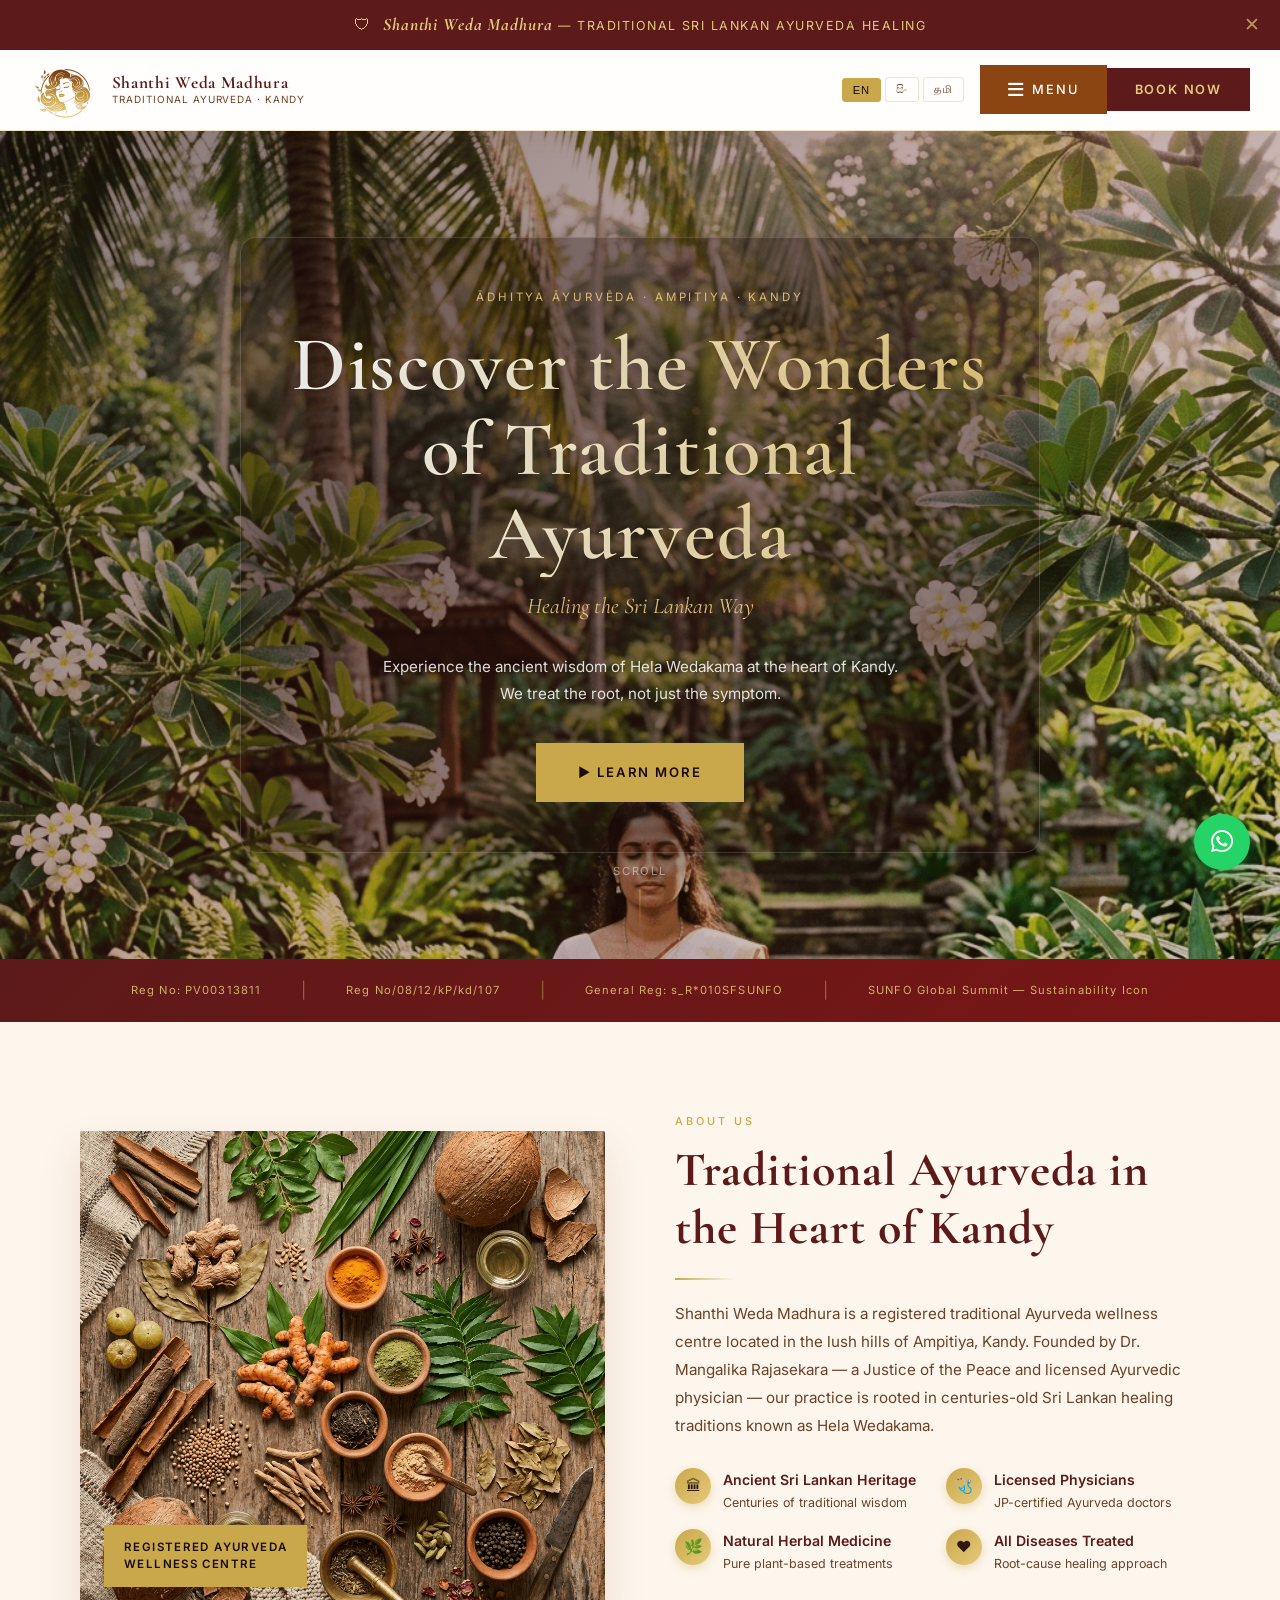
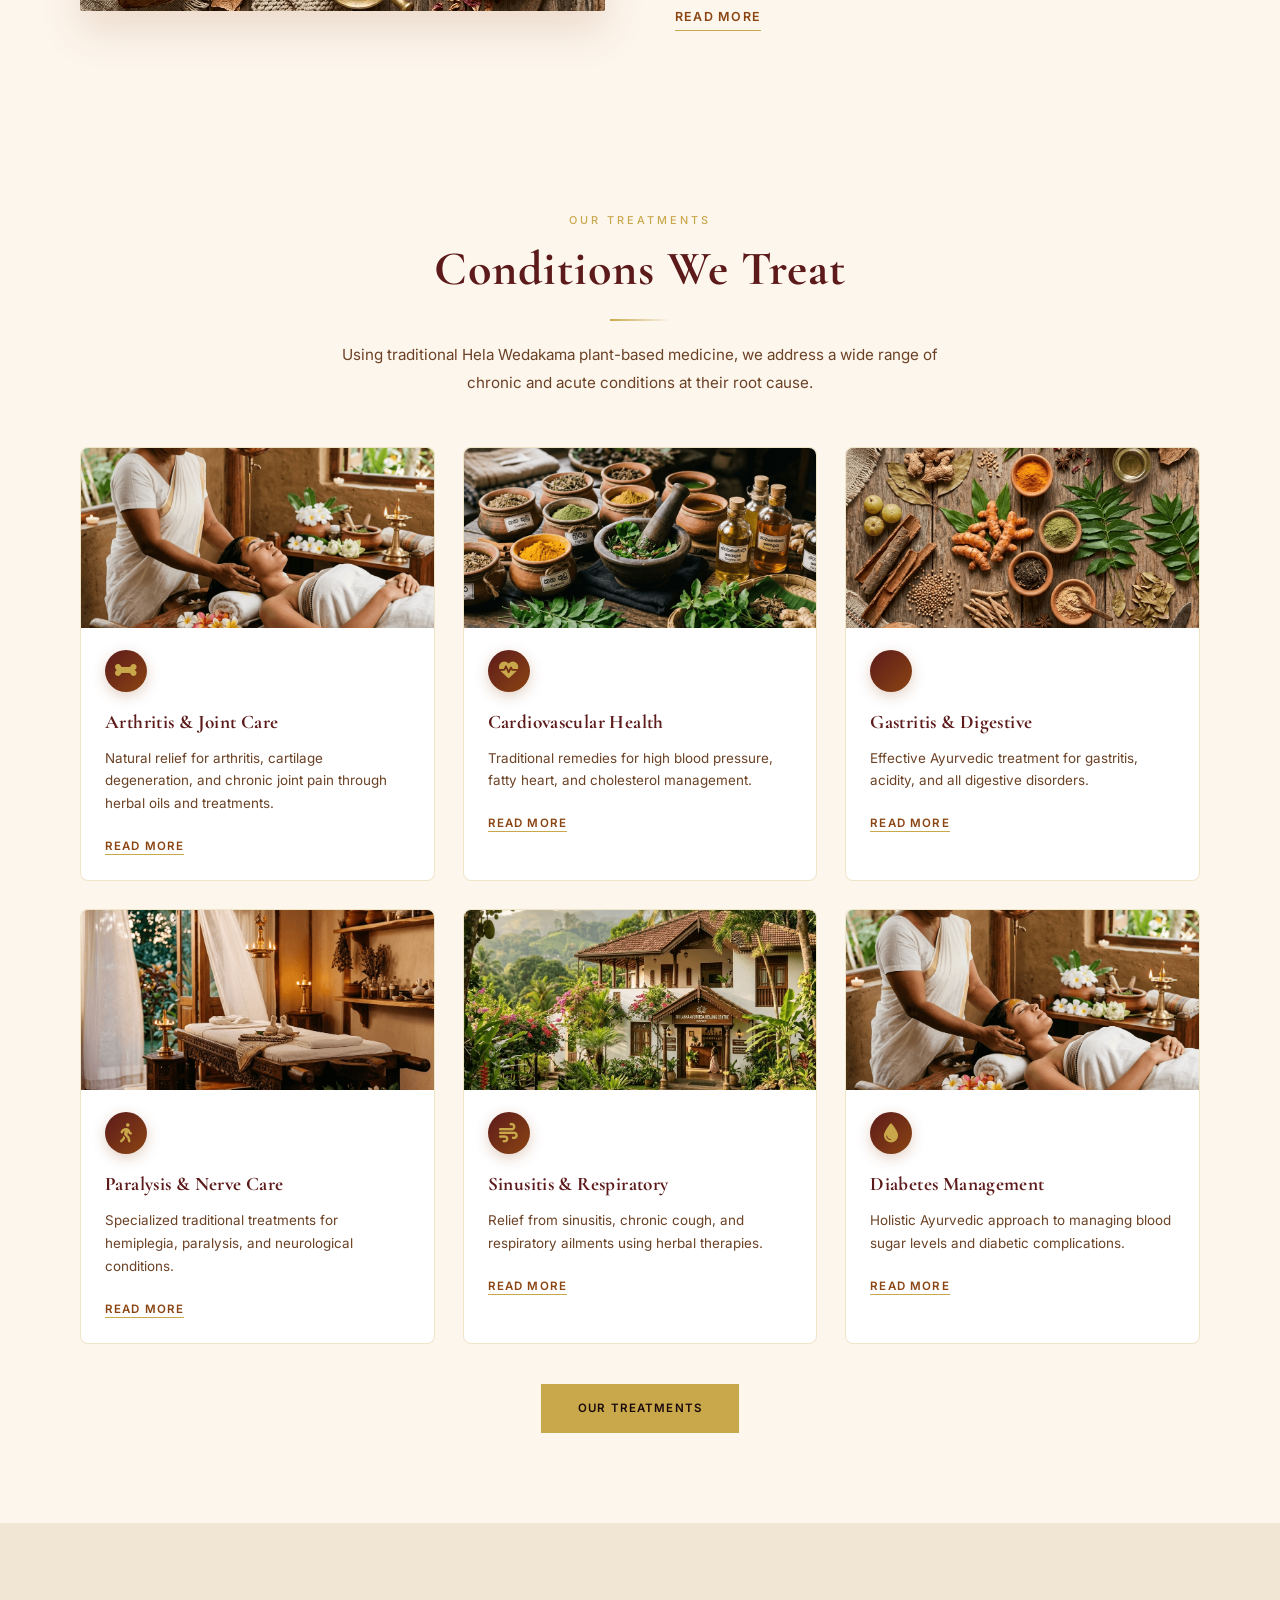
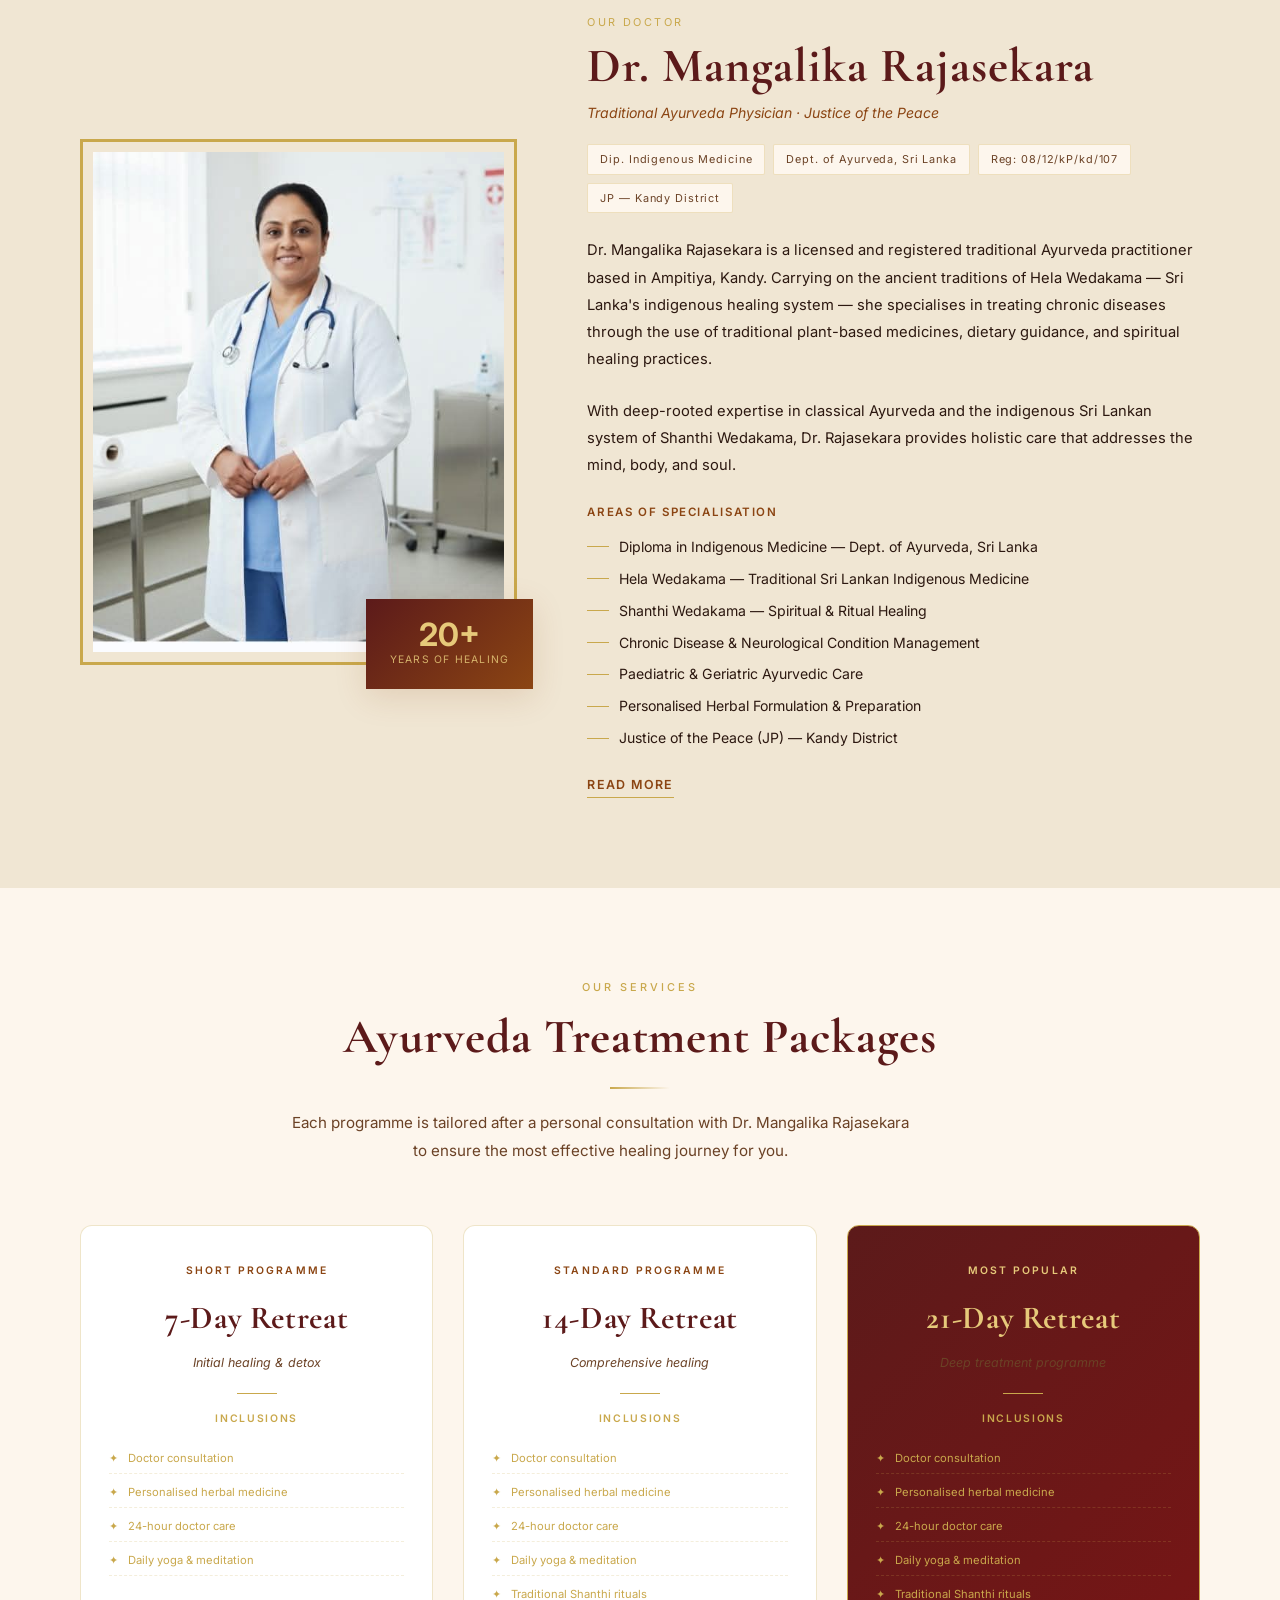
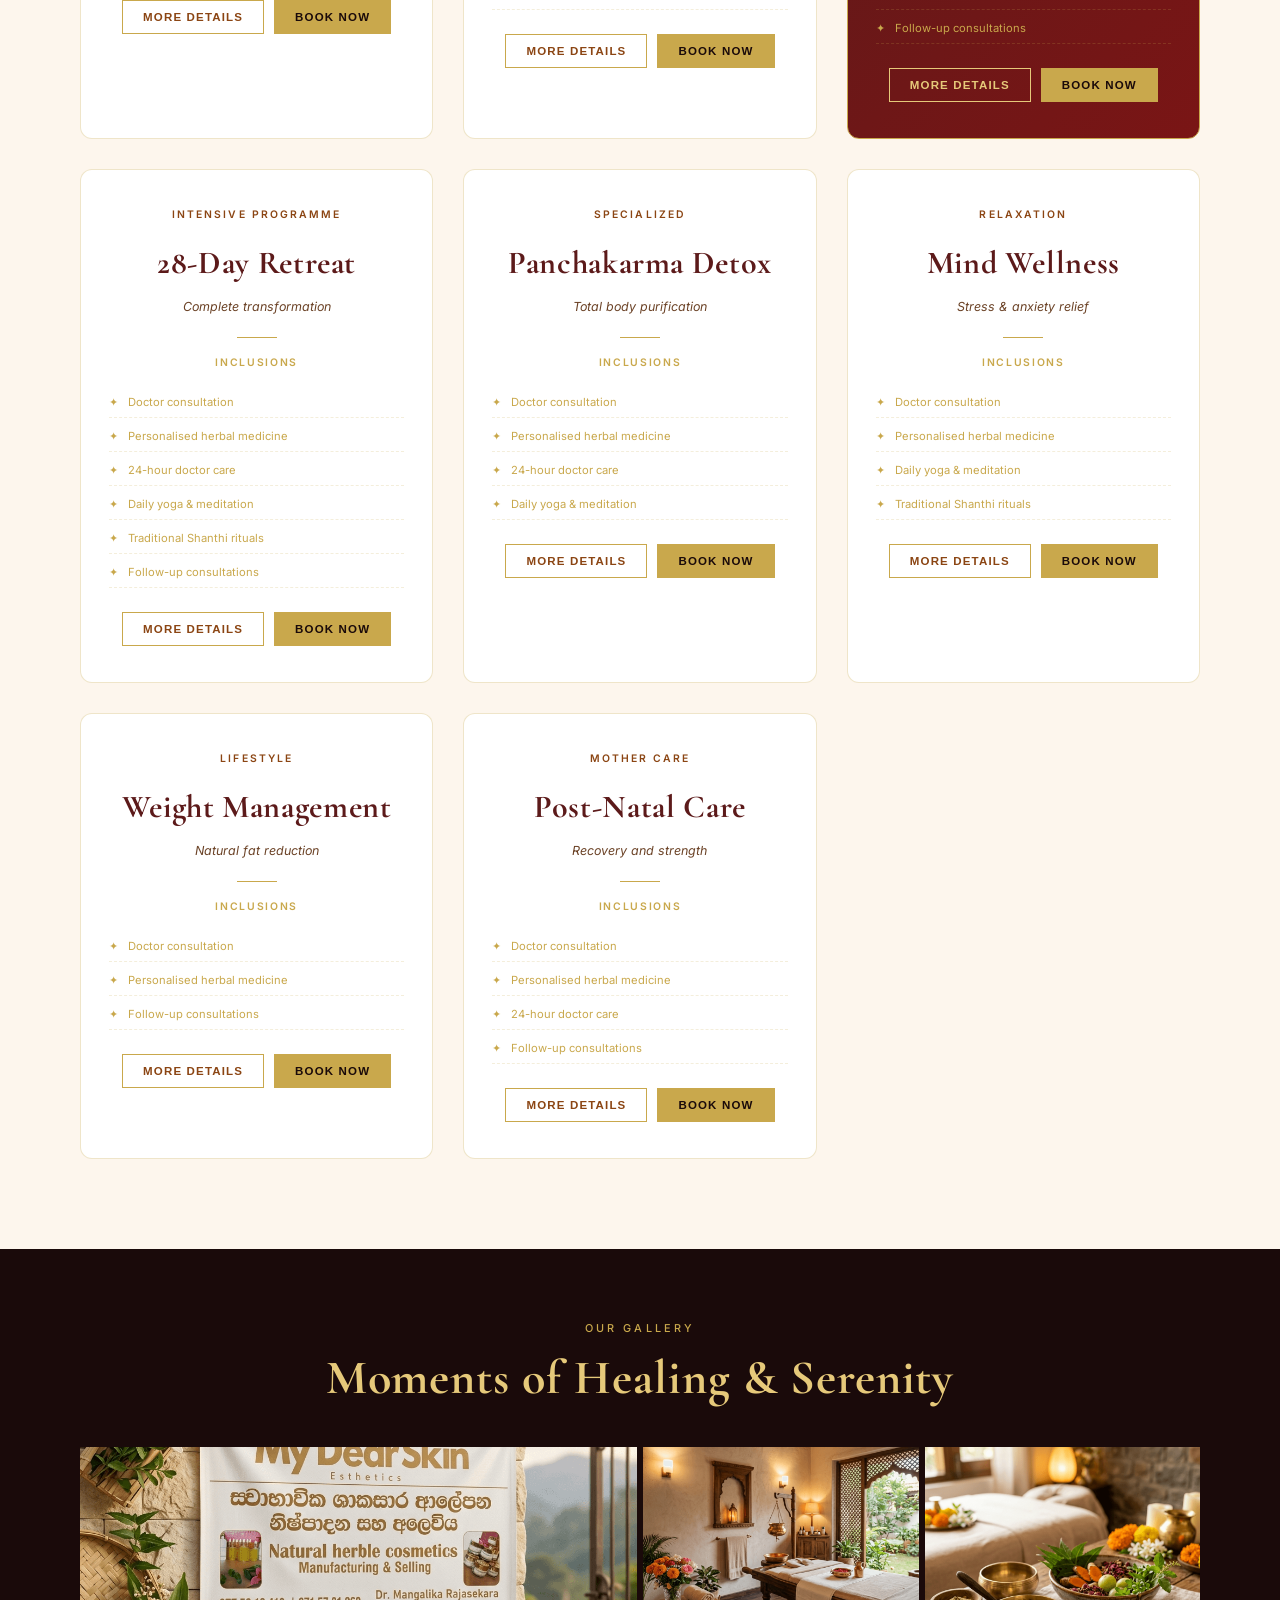
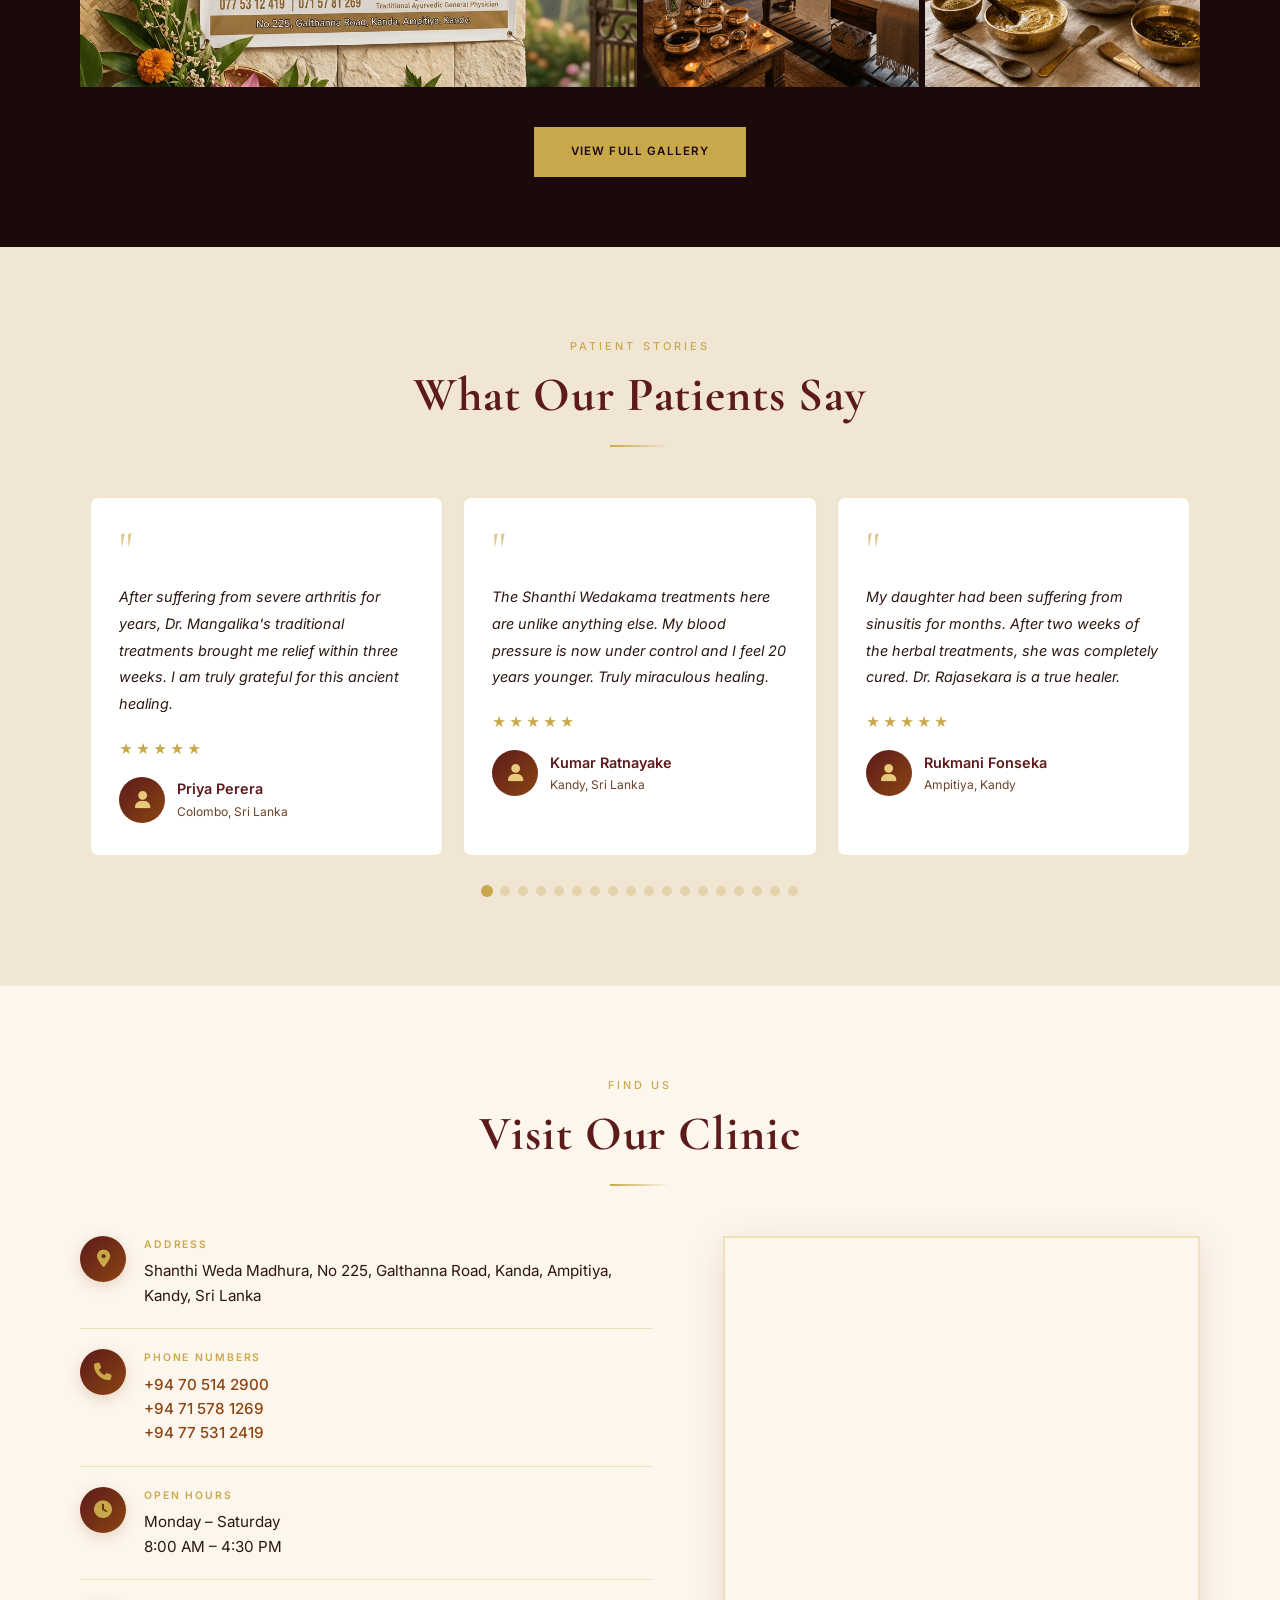
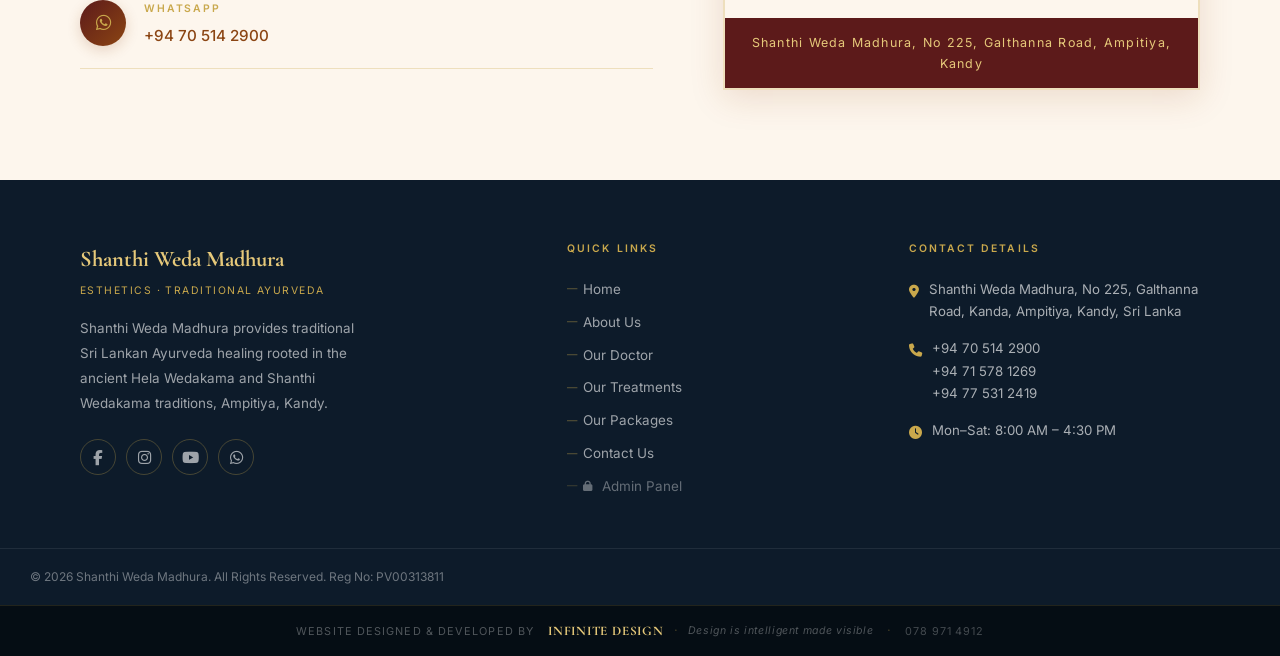
<file: index.html>
<!DOCTYPE html>
<html lang="en">
<head>
  <meta charset="UTF-8">
  <meta name="viewport" content="width=device-width, initial-scale=1.0, viewport-fit=cover">
  <title>Shanthi Weda Madhura — Traditional Ayurveda | Ampitiya, Kandy</title>
  <meta name="description" content="Shanthi Weda Madhura — Traditional Ayurveda and Hela Wedakama healing centre in Ampitiya, Kandy, Sri Lanka. Dr. Mangalika Rajasekara — registered Ayurvedic physician.">
  <meta name="keywords" content="Ayurveda Kandy, Hela Wedakama, Shanthi Wedakama, Traditional Medicine Sri Lanka, Dr Mangalika Rajasekara, Ampitiya Ayurveda">
  <meta property="og:title" content="Shanthi Weda Madhura — Traditional Ayurveda Kandy">
  <meta property="og:description" content="Experience centuries-old Sri Lankan Ayurveda healing in Ampitiya, Kandy.">
  <meta property="og:type" content="website">
  <link rel="icon" type="image/png" href="images/logo.png">
  <link rel="preconnect" href="https://fonts.googleapis.com">
  <link rel="preconnect" href="https://fonts.gstatic.com" crossorigin>
  <link rel="stylesheet" href="https://cdnjs.cloudflare.com/ajax/libs/font-awesome/6.5.0/css/all.min.css">
  <link rel="stylesheet" href="css/style.css">
</head>
<body>

<!-- ══════════════════════════════════════════
     ANNOUNCEMENT BANNER
════════════════════════════════════════════ -->
<div id="announcement-banner">
  <span class="banner-icon">🛡</span>
  <span data-i18n="banner-text"><span class="creative-font">Shanthi Weda Madhura</span> — Traditional Sri Lankan Ayurveda Healing</span>
  <button id="close-banner" aria-label="Close">✕</button>
</div>

<!-- ══════════════════════════════════════════
     HEADER
════════════════════════════════════════════ -->
<header id="site-header">
  <a href="index.html" class="logo-wrap">
    <img src="images/logo.png" alt="Shanthi Weda Madhura Logo" class="main-logo">
    <div class="logo-text-wrap">
      <div class="logo-name">Shanthi Weda Madhura</div>
      <div class="logo-sub">Traditional Ayurveda · Kandy</div>
    </div>
  </a>

  <div class="header-right">
    <div class="lang-switcher">
      <button class="lang-btn active" data-lang="en">EN</button>
      <button class="lang-btn" data-lang="si">සිං</button>
      <button class="lang-btn" data-lang="ta">தமி</button>
    </div>
    <button id="menu-btn">
      <span class="menu-bars"><i class="fa-solid fa-bars"></i></span>
      <span data-i18n="menu-label">Menu</span>
    </button>
    <button id="book-btn" data-i18n="book-now">Book Now</button>
  </div>
</header>

<!-- ══════════════════════════════════════════
     SLIDE-OUT NAVIGATION
════════════════════════════════════════════ -->
<div id="nav-overlay">
  <div id="nav-backdrop"></div>
  <nav id="nav-panel">
    <div class="nav-header">
      <span class="nav-logo-text">Shanthi Weda Madhura</span>
      <button id="close-nav" aria-label="Close navigation">✕</button>
    </div>
    <div class="nav-search">
      <input type="text" data-i18n-placeholder="search-placeholder" placeholder="Type to search...">
    </div>
    <ul class="nav-links">
      <li><a href="index.html"      class="active" data-i18n="nav-home">Home</a></li>
      <li><a href="about.html"      data-i18n="nav-about">About Us</a></li>
      <li><a href="doctor.html"     data-i18n="nav-doctor">Our Doctor</a></li>
      <li><a href="treatments.html" data-i18n="nav-treatments">Our Treatments</a></li>
      <li><a href="index.html#packages"     data-i18n="nav-packages">Our Packages</a></li>
      <li><a href="index.html#gallery"      data-i18n="nav-gallery">Gallery</a></li>
      <li><a href="index.html#testimonials" data-i18n="nav-testimonials">Testimonials</a></li>
      <li><a href="contact.html"    data-i18n="nav-contact">Contact Us</a></li>
    </ul>
  </nav>
</div>

<!-- ══════════════════════════════════════════
     HERO
════════════════════════════════════════════ -->
<section id="hero">
  <div class="hero-bg"></div>
  <div class="hero-overlay"></div>
  <div class="hero-content">
    <div class="hero-glass-panel">
      <p class="hero-eyebrow" data-i18n="hero-eyebrow">Ādhitya Āyurvēda · Ampitiya · Kandy</p>
      <h1 class="hero-title" data-i18n="hero-title">Discover the Wonders of Traditional Ayurveda</h1>
      <p class="hero-subtitle" data-i18n="hero-subtitle">Healing the Sri Lankan Way</p>
      <p class="hero-desc" data-i18n="hero-desc">Experience the ancient wisdom of Hela Wedakama at the heart of Kandy. We treat the root, not just the symptom.</p>
      <a href="#about" class="hero-cta" data-i18n="hero-cta">▶ Learn More</a>
    </div>
  </div>
  <div class="hero-scroll">
    <span data-i18n="scroll-text">Scroll</span>
    <div class="hero-scroll-line"></div>
  </div>
</section>

<!-- ══════════════════════════════════════════
     CREDENTIALS STRIP
════════════════════════════════════════════ -->
<div id="credentials-strip">
  <div class="creds-inner">
    <span class="cred-item" data-i18n="cred-reg">Reg No: PV00313811</span>
    <span class="cred-sep">|</span>
    <span class="cred-item" data-i18n="cred-loc">Reg No/08/12/kP/kd/107</span>
    <span class="cred-sep">|</span>
    <span class="cred-item" data-i18n="cred-gen">General Reg: s_R*010SFSUNFO</span>
    <span class="cred-sep">|</span>
    <span class="cred-item" data-i18n="cred-sunfo">SUNFO Global Summit — Sustainability Icon</span>
  </div>
</div>

<!-- ══════════════════════════════════════════
     ABOUT SECTION
════════════════════════════════════════════ -->
<section id="about" class="section">
  <div class="container">
    <div class="about-grid">
      <div class="about-img-wrap reveal">
        <img src="images/ayurveda_herbs_enhanced.png" alt="Traditional Sri Lankan Ayurveda herbs and ingredients">
        <div class="about-img-badge" data-i18n="about-badge">Registered Ayurveda<br>Wellness Centre</div>
      </div>
      <div class="about-text">
        <p class="section-eyebrow" data-i18n="about-eyebrow">About Us</p>
        <h2 class="section-title" data-i18n="about-title">Traditional Hela Wedakama in the Heart of Kandy</h2>
        <div class="divider left"></div>
        <p class="section-desc" data-i18n="about-desc">Shanthi Weda Madhura is a government-registered traditional Ayurveda and Hela Wedakama wellness centre nestled in the serene hills of Ampitiya, Kandy. Founded and led by Dr. Mangalika Rajasekara, we practise the ancient Sri Lankan healing system of <strong>Hela Wedakama</strong> — an indigenous tradition that has cured patients across Sri Lanka for generations. We treat the root cause, not just the symptoms, using 100% natural plant-based herbal medicines prepared on-site.</p>

        <div class="about-highlights">
          <div class="highlight-item reveal reveal-delay-1">
            <div class="highlight-icon">🏛</div>
            <div>
              <div class="highlight-title" data-i18n="hl1-title">Hela Wedakama Heritage</div>
              <div class="highlight-sub" data-i18n="hl1-sub">Sri Lanka's oldest indigenous medicine system</div>
            </div>
          </div>
          <div class="highlight-item reveal reveal-delay-2">
            <div class="highlight-icon">🩺</div>
            <div>
              <div class="highlight-title" data-i18n="hl2-title">Registered Medical Practitioner</div>
              <div class="highlight-sub" data-i18n="hl2-sub">Dept. of Ayurveda — Sri Lanka</div>
            </div>
          </div>
          <div class="highlight-item reveal reveal-delay-3">
            <div class="highlight-icon">🌿</div>
            <div>
              <div class="highlight-title" data-i18n="hl3-title">100% Natural Herbal Medicine</div>
              <div class="highlight-sub" data-i18n="hl3-sub">Prepared fresh using Sri Lankan flora</div>
            </div>
          </div>
          <div class="highlight-item reveal reveal-delay-4">
            <div class="highlight-icon">❤️</div>
            <div>
              <div class="highlight-title" data-i18n="hl4-title">Chronic &amp; Acute Disease Care</div>
              <div class="highlight-sub" data-i18n="hl4-sub">Root-cause holistic healing</div>
            </div>
          </div>
        </div>

        <a href="about.html" class="read-more-link" data-i18n="read-more">Read More <i class="fa-solid fa-arrow-right"></i></a>
      </div>
    </div>
  </div>
</section>

<!-- ══════════════════════════════════════════
     TREATMENTS SECTION
════════════════════════════════════════════ -->
<section id="treatments" class="section section-alt">
  <div class="container">
    <div class="text-center reveal">
      <p class="section-eyebrow" data-i18n="treat-eyebrow">Our Treatments</p>
      <h2 class="section-title" data-i18n="treat-title">Conditions We Treat</h2>
      <div class="divider"></div>
      <p class="section-desc" style="margin:0 auto" data-i18n="treat-desc">Using traditional Hela Wedakama plant-based medicine, we address a wide range of chronic and acute conditions.</p>
    </div>

    <div class="treatments-grid">
      <!-- Card 1 -->
      <div class="treatment-card reveal reveal-delay-1">
        <div class="tc-img"><img src="images/treatment_therapy.png" alt="Arthritis treatment"></div>
        <div class="tc-body">
          <div class="tc-icon"><i class="fa-solid fa-bone"></i></div>
          <h3 class="tc-name" data-i18n="t1-name">Arthritis &amp; Joint Care</h3>
          <p class="tc-desc" data-i18n="t1-desc">Natural relief for arthritis, cartilage degeneration, and chronic joint pain.</p>
          <a href="treatments.html" class="tc-link" data-i18n="read-more">Read More</a>
        </div>
      </div>
      <!-- Card 2 -->
      <div class="treatment-card reveal reveal-delay-2">
        <div class="tc-img"><img src="images/herbal_medicine.png" alt="Cardiovascular treatment"></div>
        <div class="tc-body">
          <div class="tc-icon"><i class="fa-solid fa-heart-pulse"></i></div>
          <h3 class="tc-name" data-i18n="t2-name">Cardiovascular Health</h3>
          <p class="tc-desc" data-i18n="t2-desc">Traditional remedies for high blood pressure, fatty heart, and cholesterol.</p>
          <a href="treatments.html" class="tc-link" data-i18n="read-more">Read More</a>
        </div>
      </div>
      <!-- Card 3 -->
      <div class="treatment-card reveal reveal-delay-3">
        <div class="tc-img"><img src="images/ayurveda_herbs_enhanced.png" alt="Gastritis treatment"></div>
        <div class="tc-body">
          <div class="tc-icon"><i class="fa-solid fa-stomach"></i></div>
          <h3 class="tc-name" data-i18n="t3-name">Gastritis &amp; Digestive</h3>
          <p class="tc-desc" data-i18n="t3-desc">Effective Ayurvedic treatment for gastritis, acidity, and digestive disorders.</p>
          <a href="treatments.html" class="tc-link" data-i18n="read-more">Read More</a>
        </div>
      </div>
      <!-- Card 4 -->
      <div class="treatment-card reveal reveal-delay-1">
        <div class="tc-img"><img src="images/treatment_room.png" alt="Paralysis treatment"></div>
        <div class="tc-body">
          <div class="tc-icon"><i class="fa-solid fa-person-walking"></i></div>
          <h3 class="tc-name" data-i18n="t4-name">Paralysis &amp; Nerve Care</h3>
          <p class="tc-desc" data-i18n="t4-desc">Specialized traditional treatments for hemiplegia and neurological conditions.</p>
          <a href="treatments.html" class="tc-link" data-i18n="read-more">Read More</a>
        </div>
      </div>
      <!-- Card 5 -->
      <div class="treatment-card reveal reveal-delay-2">
        <div class="tc-img"><img src="images/clinic_kandy_enhanced.png" alt="Sinusitis treatment"></div>
        <div class="tc-body">
          <div class="tc-icon"><i class="fa-solid fa-wind"></i></div>
          <h3 class="tc-name" data-i18n="t5-name">Sinusitis &amp; Respiratory</h3>
          <p class="tc-desc" data-i18n="t5-desc">Relief from sinusitis, chronic cough, and respiratory ailments.</p>
          <a href="treatments.html" class="tc-link" data-i18n="read-more">Read More</a>
        </div>
      </div>
      <!-- Card 6 -->
      <div class="treatment-card reveal reveal-delay-3">
        <div class="tc-img"><img src="images/treatment_therapy.png" alt="Diabetes management"></div>
        <div class="tc-body">
          <div class="tc-icon"><i class="fa-solid fa-droplet"></i></div>
          <h3 class="tc-name" data-i18n="t7-name">Diabetes Management</h3>
          <p class="tc-desc" data-i18n="t7-desc">Holistic Ayurvedic approach to managing blood sugar levels.</p>
          <a href="treatments.html" class="tc-link" data-i18n="read-more">Read More</a>
        </div>
      </div>
    </div>
    <div style="text-align:center;margin-top:40px;">
      <a href="treatments.html" class="btn-solid" style="display:inline-block;padding:14px 36px;" data-i18n="nav-treatments">View All Treatments</a>
    </div>
  </div>
</section>

<!-- ══════════════════════════════════════════
     DOCTOR SECTION
════════════════════════════════════════════ -->
<section id="doctor" class="section">
  <div class="container">
    <div class="doctor-grid">
      <div class="doctor-img-wrap reveal">
        <div class="doctor-img-frame">
          <img src="images/dr_profile_real.jpg" alt="Dr. Mangalika Rajasekara — Traditional Ayurveda Physician">
        </div>
        <div class="doctor-badge">
          <div class="doctor-badge-num" data-i18n="doc-years-num">20+</div>
          <div class="doctor-badge-text" data-i18n="doc-years-text">Years of Healing</div>
        </div>
      </div>
      <div class="doctor-info reveal reveal-delay-2">
        <p class="doctor-title" data-i18n="doc-eyebrow">Our Doctor</p>
        <h2 class="doctor-name" data-i18n="doc-title">Dr. Mangalika Rajasekara</h2>
        <p class="doctor-specialty" data-i18n="doc-specialty">Hela Wedakama &amp; Shanthi Wedakama Practitioner</p>
        <div class="doctor-reg">
          <span class="reg-badge">Dip. Indigenous Medicine</span>
          <span class="reg-badge">Dept. of Ayurveda, Sri Lanka</span>
          <span class="reg-badge">Reg: 08/12/kP/kd/107</span>
          <span class="reg-badge">JP — Kandy District</span>
        </div>
        <p class="doctor-bio" data-i18n="doc-bio">Dr. Mangalika Rajasekara is a licensed and registered traditional Hela Wedakama and Shanthi Wedakama physician practising in Ampitiya, Kandy, Sri Lanka. With over 20 years of dedicated healing experience, she holds a Diploma in Indigenous Medicine awarded by the <strong>Department of Ayurveda, Sri Lanka</strong>, and is officially registered under the <strong>Ayurveda Act</strong>. She is also a Justice of the Peace (JP) for the Kandy District.</p>
        <p class="doctor-bio" data-i18n="doc-bio2" style="margin-top:12px;">Trained in the ancient Hela Wedakama tradition — Sri Lanka's own indigenous healing system — Dr. Rajasekara prepares all herbal medicines personally on the clinic premises using locally sourced Sri Lankan medicinal plants. She has successfully treated thousands of patients with chronic conditions including arthritis, diabetes, cardiovascular disease, sinusitis, and neurological disorders.</p>
        <div class="doctor-specialties">
          <p class="ds-title" data-i18n="doc-spec-label">Qualifications &amp; Specialisations</p>
          <ul class="ds-list">
            <li>Diploma in Indigenous Medicine — Dept. of Ayurveda, Sri Lanka</li>
            <li>Hela Wedakama — Traditional Sri Lankan Indigenous Medicine</li>
            <li>Shanthi Wedakama — Spiritual &amp; Ritual Healing</li>
            <li>Chronic Disease &amp; Neurological Condition Management</li>
            <li>Paediatric &amp; Geriatric Ayurvedic Care</li>
            <li>Personalised Herbal Formulation &amp; Preparation</li>
            <li>Justice of the Peace (JP) — Kandy District</li>
          </ul>
        </div>
        <a href="doctor.html" class="read-more-link" style="margin-top:24px;display:inline-flex;" data-i18n="read-more">Read More <i class="fa-solid fa-arrow-right"></i></a>
      </div>
    </div>
  </div>
</section>

<!-- ══════════════════════════════════════════
     PACKAGES SECTION
════════════════════════════════════════════ -->
<section id="packages" class="section section-alt">
  <div class="container">
    <div class="packages-intro reveal">
      <p class="section-eyebrow" data-i18n="pkg-eyebrow">Our Services</p>
      <h2 class="section-title" data-i18n="pkg-title">Ayurveda Treatment Packages</h2>
      <div class="divider"></div>
      <p class="section-desc" data-i18n="pkg-desc">Each programme is tailored after a personal consultation with Dr. Mangalika Rajasekara.</p>
    </div>

    <div class="packages-grid">
      <!-- 7 Day -->
      <div class="pkg-card reveal reveal-delay-1">
        <p class="pkg-label" data-i18n="pkg1-label">Short Programme</p>
        <h3 class="pkg-title" data-i18n="pkg1-title">7-Day Retreat</h3>
        <p class="pkg-subtitle" data-i18n="pkg1-sub">Initial healing &amp; detox</p>
        <div class="pkg-details-content" style="display: none; margin-top: 15px; margin-bottom: 15px;">
           <p class="pkg-desc" data-i18n="pkg1-desc" style="font-size: 0.85rem; color: var(--text-dark); line-height: 1.6; font-style: italic;"></p>
        </div>
        <div class="pkg-divider"></div>
        <p class="pkg-inc-title" data-i18n="inc-label">INCLUSIONS</p>
        <ul class="pkg-inc">
          <li><span>✦</span> <span data-i18n="inc1">Doctor consultation</span></li>
          <li><span>✦</span> <span data-i18n="inc2">Personalised herbal medicine</span></li>
          <li><span>✦</span> <span data-i18n="inc3">24-hour doctor care</span></li>
          <li><span>✦</span> <span data-i18n="inc4">Daily yoga &amp; meditation</span></li>
        </ul>
        <div class="pkg-btns">
          <button class="btn-outline toggle-details" data-i18n="more-details">More Details</button>
          <button class="btn-solid" data-i18n="book-now" onclick="window.location.href='contact.html'">Book Now</button>
        </div>
      </div>

      <!-- 14 Day -->
      <div class="pkg-card reveal reveal-delay-2">
        <p class="pkg-label" data-i18n="pkg2-label">Standard Programme</p>
        <h3 class="pkg-title" data-i18n="pkg2-title">14-Day Retreat</h3>
        <p class="pkg-subtitle" data-i18n="pkg2-sub">Comprehensive healing</p>
        <div class="pkg-details-content" style="display: none; margin-top: 15px; margin-bottom: 15px;">
           <p class="pkg-desc" data-i18n="pkg2-desc" style="font-size: 0.85rem; color: var(--text-dark); line-height: 1.6; font-style: italic;"></p>
        </div>
        <div class="pkg-divider"></div>
        <p class="pkg-inc-title" data-i18n="inc-label">INCLUSIONS</p>
        <ul class="pkg-inc">
          <li><span>✦</span> <span data-i18n="inc1">Doctor consultation</span></li>
          <li><span>✦</span> <span data-i18n="inc2">Personalised herbal medicine</span></li>
          <li><span>✦</span> <span data-i18n="inc3">24-hour doctor care</span></li>
          <li><span>✦</span> <span data-i18n="inc4">Daily yoga &amp; meditation</span></li>
          <li><span>✦</span> <span data-i18n="inc5">Traditional Shanthi rituals</span></li>
        </ul>
        <div class="pkg-btns">
          <button class="btn-outline toggle-details" data-i18n="more-details">More Details</button>
          <button class="btn-solid" data-i18n="book-now" onclick="window.location.href='contact.html'">Book Now</button>
        </div>
      </div>

      <!-- 21 Day — Featured -->
      <div class="pkg-card featured reveal reveal-delay-3">
        <p class="pkg-label" data-i18n="pkg3-label">Most Popular</p>
        <h3 class="pkg-title" data-i18n="pkg3-title">21-Day Retreat</h3>
        <p class="pkg-subtitle" data-i18n="pkg3-sub">Deep treatment programme</p>
        <div class="pkg-details-content" style="display: none; margin-top: 15px; margin-bottom: 15px;">
           <p class="pkg-desc" data-i18n="pkg3-desc" style="font-size: 0.85rem; color: var(--text-dark); line-height: 1.6; font-style: italic;"></p>
        </div>
        <div class="pkg-divider"></div>
        <p class="pkg-inc-title" data-i18n="inc-label">INCLUSIONS</p>
        <ul class="pkg-inc">
          <li><span>✦</span> <span data-i18n="inc1">Doctor consultation</span></li>
          <li><span>✦</span> <span data-i18n="inc2">Personalised herbal medicine</span></li>
          <li><span>✦</span> <span data-i18n="inc3">24-hour doctor care</span></li>
          <li><span>✦</span> <span data-i18n="inc4">Daily yoga &amp; meditation</span></li>
          <li><span>✦</span> <span data-i18n="inc5">Traditional Shanthi rituals</span></li>
          <li><span>✦</span> <span data-i18n="inc6">Follow-up consultations</span></li>
        </ul>
        <div class="pkg-btns">
          <button class="btn-outline toggle-details" data-i18n="more-details">More Details</button>
          <button class="btn-solid" data-i18n="book-now" onclick="window.location.href='contact.html'">Book Now</button>
        </div>
      </div>

      <!-- 28 Day -->
      <div class="pkg-card reveal reveal-delay-4">
        <p class="pkg-label" data-i18n="pkg4-label">Intensive Programme</p>
        <h3 class="pkg-title" data-i18n="pkg4-title">28-Day Retreat</h3>
        <p class="pkg-subtitle" data-i18n="pkg4-sub">Complete transformation</p>
        <div class="pkg-details-content" style="display: none; margin-top: 15px; margin-bottom: 15px;">
           <p class="pkg-desc" data-i18n="pkg4-desc" style="font-size: 0.85rem; color: var(--text-dark); line-height: 1.6; font-style: italic;"></p>
        </div>
        <div class="pkg-divider"></div>
        <p class="pkg-inc-title" data-i18n="inc-label">INCLUSIONS</p>
        <ul class="pkg-inc">
          <li><span>✦</span> <span data-i18n="inc1">Doctor consultation</span></li>
          <li><span>✦</span> <span data-i18n="inc2">Personalised herbal medicine</span></li>
          <li><span>✦</span> <span data-i18n="inc3">24-hour doctor care</span></li>
          <li><span>✦</span> <span data-i18n="inc4">Daily yoga &amp; meditation</span></li>
          <li><span>✦</span> <span data-i18n="inc5">Traditional Shanthi rituals</span></li>
          <li><span>✦</span> <span data-i18n="inc6">Follow-up consultations</span></li>
        </ul>
        <div class="pkg-btns">
          <button class="btn-outline toggle-details" data-i18n="more-details">More Details</button>
          <button class="btn-solid" data-i18n="book-now" onclick="window.location.href='contact.html'">Book Now</button>
        </div>
      </div>

      <!-- Pkg 5 -->
      <div class="pkg-card reveal reveal-delay-1">
        <p class="pkg-label" data-i18n="pkg5-label"></p>
        <h3 class="pkg-title" data-i18n="pkg5-title"></h3>
        <p class="pkg-subtitle" data-i18n="pkg5-sub"></p>
        <div class="pkg-details-content" style="display: none; margin-top: 15px; margin-bottom: 15px;">
           <p class="pkg-desc" data-i18n="pkg5-desc" style="font-size: 0.85rem; color: var(--text-dark); line-height: 1.6; font-style: italic;"></p>
        </div>
        <div class="pkg-divider"></div>
        <p class="pkg-inc-title" data-i18n="inc-label">INCLUSIONS</p>
        <ul class="pkg-inc">
          <li><span>✦</span> <span data-i18n="inc1">Doctor consultation</span></li>
          <li><span>✦</span> <span data-i18n="inc2">Personalised herbal medicine</span></li>
          <li><span>✦</span> <span data-i18n="inc3">24-hour doctor care</span></li>
          <li><span>✦</span> <span data-i18n="inc4">Daily yoga &amp; meditation</span></li>
        </ul>
        <div class="pkg-btns">
          <button class="btn-outline toggle-details" data-i18n="more-details">More Details</button>
          <button class="btn-solid" data-i18n="book-now" onclick="window.location.href='contact.html'">Book Now</button>
        </div>
      </div>

      <!-- Pkg 6 -->
      <div class="pkg-card reveal reveal-delay-2">
        <p class="pkg-label" data-i18n="pkg6-label"></p>
        <h3 class="pkg-title" data-i18n="pkg6-title"></h3>
        <p class="pkg-subtitle" data-i18n="pkg6-sub"></p>
        <div class="pkg-details-content" style="display: none; margin-top: 15px; margin-bottom: 15px;">
           <p class="pkg-desc" data-i18n="pkg6-desc" style="font-size: 0.85rem; color: var(--text-dark); line-height: 1.6; font-style: italic;"></p>
        </div>
        <div class="pkg-divider"></div>
        <p class="pkg-inc-title" data-i18n="inc-label">INCLUSIONS</p>
        <ul class="pkg-inc">
          <li><span>✦</span> <span data-i18n="inc1">Doctor consultation</span></li>
          <li><span>✦</span> <span data-i18n="inc2">Personalised herbal medicine</span></li>
          <li><span>✦</span> <span data-i18n="inc4">Daily yoga &amp; meditation</span></li>
          <li><span>✦</span> <span data-i18n="inc5">Traditional Shanthi rituals</span></li>
        </ul>
        <div class="pkg-btns">
          <button class="btn-outline toggle-details" data-i18n="more-details">More Details</button>
          <button class="btn-solid" data-i18n="book-now" onclick="window.location.href='contact.html'">Book Now</button>
        </div>
      </div>

      <!-- Pkg 7 -->
      <div class="pkg-card reveal reveal-delay-3">
        <p class="pkg-label" data-i18n="pkg7-label"></p>
        <h3 class="pkg-title" data-i18n="pkg7-title"></h3>
        <p class="pkg-subtitle" data-i18n="pkg7-sub"></p>
        <div class="pkg-details-content" style="display: none; margin-top: 15px; margin-bottom: 15px;">
           <p class="pkg-desc" data-i18n="pkg7-desc" style="font-size: 0.85rem; color: var(--text-dark); line-height: 1.6; font-style: italic;"></p>
        </div>
        <div class="pkg-divider"></div>
        <p class="pkg-inc-title" data-i18n="inc-label">INCLUSIONS</p>
        <ul class="pkg-inc">
          <li><span>✦</span> <span data-i18n="inc1">Doctor consultation</span></li>
          <li><span>✦</span> <span data-i18n="inc2">Personalised herbal medicine</span></li>
          <li><span>✦</span> <span data-i18n="inc6">Follow-up consultations</span></li>
        </ul>
        <div class="pkg-btns">
          <button class="btn-outline toggle-details" data-i18n="more-details">More Details</button>
          <button class="btn-solid" data-i18n="book-now" onclick="window.location.href='contact.html'">Book Now</button>
        </div>
      </div>

      <!-- Pkg 8 -->
      <div class="pkg-card reveal reveal-delay-4">
        <p class="pkg-label" data-i18n="pkg8-label"></p>
        <h3 class="pkg-title" data-i18n="pkg8-title"></h3>
        <p class="pkg-subtitle" data-i18n="pkg8-sub"></p>
        <div class="pkg-details-content" style="display: none; margin-top: 15px; margin-bottom: 15px;">
           <p class="pkg-desc" data-i18n="pkg8-desc" style="font-size: 0.85rem; color: var(--text-dark); line-height: 1.6; font-style: italic;"></p>
        </div>
        <div class="pkg-divider"></div>
        <p class="pkg-inc-title" data-i18n="inc-label">INCLUSIONS</p>
        <ul class="pkg-inc">
          <li><span>✦</span> <span data-i18n="inc1">Doctor consultation</span></li>
          <li><span>✦</span> <span data-i18n="inc2">Personalised herbal medicine</span></li>
          <li><span>✦</span> <span data-i18n="inc3">24-hour doctor care</span></li>
          <li><span>✦</span> <span data-i18n="inc6">Follow-up consultations</span></li>
        </ul>
        <div class="pkg-btns">
          <button class="btn-outline toggle-details" data-i18n="more-details">More Details</button>
          <button class="btn-solid" data-i18n="book-now" onclick="window.location.href='contact.html'">Book Now</button>
        </div>
      </div>
    </div>
  </div>
</section>

<!-- ══════════════════════════════════════════
     GALLERY
════════════════════════════════════════════ -->
<section id="gallery" class="section">
  <div class="container">
    <div class="text-center reveal">
      <p class="section-eyebrow" data-i18n="gal-eyebrow">Our Gallery</p>
      <h2 class="section-title" data-i18n="gal-title">Moments of Healing &amp; Serenity</h2>
    </div>
    <div class="gallery-grid">
      <div class="gal-item span2 reveal">
        <img src="images/clinic_signboard_enhanced.png" alt="Shanthi Weda Madhura clinic signboard — Ampitiya, Kandy">
        <div class="gal-overlay"><span class="gal-overlay-icon"><i class="fa-solid fa-expand"></i></span></div>
      </div>
      <div class="gal-item reveal reveal-delay-1">
        <img src="images/gallery_treatment1.png" alt="Dr. Mangalika treating a patient">
        <div class="gal-overlay"><span class="gal-overlay-icon"><i class="fa-solid fa-expand"></i></span></div>
      </div>
      <div class="gal-item reveal reveal-delay-2">
        <img src="images/gallery_treatment2.png" alt="Community health camp treatment">
        <div class="gal-overlay"><span class="gal-overlay-icon"><i class="fa-solid fa-expand"></i></span></div>
      </div>
    </div>
    <div style="text-align:center;margin-top:40px;">
      <a href="gallery.html" class="btn-solid" style="display:inline-block;padding:14px 36px;" data-i18n="view-full-gallery">View Full Gallery</a>
    </div>
  </div>
</section>

<!-- ══════════════════════════════════════════
     TESTIMONIALS
════════════════════════════════════════════ -->
<section id="testimonials" class="section section-alt">
  <div class="container">
    <div class="text-center reveal">
      <p class="section-eyebrow" data-i18n="test-eyebrow">Patient Stories</p>
      <h2 class="section-title" data-i18n="test-title">What Our Patients Say</h2>
      <div class="divider"></div>
    </div>
    <div id="testimonial-container" class="test-carousel-wrap reveal reveal-delay-1">
      <div class="test-carousel">
        <div class="test-track" id="testimonial-track">
          <!-- JS will inject cards here -->
        </div>
      </div>
      <div class="test-dots" id="testimonial-dots"></div>
    </div>
  </div>
</section>

<!-- ══════════════════════════════════════════
     CONTACT SECTION
════════════════════════════════════════════ -->
<section id="contact" class="section">
  <div class="container">
    <div class="text-center reveal" style="margin-bottom:50px;">
      <p class="section-eyebrow" data-i18n="contact-eyebrow">Find Us</p>
      <h2 class="section-title" data-i18n="contact-title">Visit Our Clinic</h2>
      <div class="divider"></div>
    </div>
    <div class="contact-grid">
      <div class="contact-info">
        <div class="contact-item reveal">
          <div class="ci-icon"><i class="fa-solid fa-location-dot"></i></div>
          <div>
            <p class="ci-label" data-i18n="ci1-label">Address</p>
            <p class="ci-value" data-i18n="ci1-value">Shanthi Weda Madhura, No 225, Galthanna Road, Kanda, Ampitiya, Kandy, Sri Lanka</p>
          </div>
        </div>
        <div class="contact-item reveal reveal-delay-1">
          <div class="ci-icon"><i class="fa-solid fa-phone"></i></div>
          <div>
            <p class="ci-label" data-i18n="ci2-label">Phone Numbers</p>
            <p class="ci-value">
              <a href="tel:+94705142900">+94 70 514 2900</a><br>
              <a href="tel:+94715781269">+94 71 578 1269</a><br>
              <a href="tel:+94775312419">+94 77 531 2419</a>
            </p>
          </div>
        </div>
        <div class="contact-item reveal reveal-delay-2">
          <div class="ci-icon"><i class="fa-solid fa-clock"></i></div>
          <div>
            <p class="ci-label" data-i18n="ci3-label">Open Hours</p>
            <p class="ci-value" data-i18n="ci3-value">Monday – Saturday<br>8:00 AM – 4:30 PM</p>
          </div>
        </div>
        <div class="contact-item reveal reveal-delay-3">
          <div class="ci-icon"><i class="fa-brands fa-whatsapp"></i></div>
          <div>
            <p class="ci-label">WhatsApp</p>
            <p class="ci-value"><a href="https://wa.me/94705142900" target="_blank">+94 70 514 2900</a></p>
          </div>
        </div>
      </div>
      <div class="map-wrap reveal reveal-delay-2">
        <iframe
          src="https://maps.google.com/maps?q=7.26518831,80.65820623&t=&z=17&ie=UTF8&iwloc=&output=embed"
          allowfullscreen loading="lazy"
          title="Shanthi Weda Madhura Clinic Location"></iframe>
        <div class="map-label" data-i18n="map-label">Shanthi Weda Madhura, No 225, Galthanna Road, Ampitiya, Kandy</div>
      </div>
    </div>
  </div>
</section>

<!-- ══════════════════════════════════════════
     FOOTER
════════════════════════════════════════════ -->
<footer id="site-footer">
  <div class="footer-top">
    <div class="footer-brand">
      <div class="footer-logo-name">Shanthi Weda Madhura</div>
      <div class="footer-logo-sub">esthetics · Traditional Ayurveda</div>
      <p data-i18n="footer-desc">Shanthi Weda Madhura provides traditional Sri Lankan Ayurveda healing rooted in the ancient Hela Wedakama and Shanthi Wedakama traditions, Ampitiya, Kandy.</p>
      <div class="footer-social">
        <a href="#" class="soc-btn" aria-label="Facebook"><i class="fa-brands fa-facebook-f"></i></a>
        <a href="#" class="soc-btn" aria-label="Instagram"><i class="fa-brands fa-instagram"></i></a>
        <a href="#" class="soc-btn" aria-label="YouTube"><i class="fa-brands fa-youtube"></i></a>
        <a href="https://wa.me/94705142900" class="soc-btn" aria-label="WhatsApp"><i class="fa-brands fa-whatsapp"></i></a>
      </div>
    </div>

    <div>
      <p class="footer-col-title" data-i18n="footer-links-title">Quick Links</p>
      <ul class="footer-links">
        <li><a href="index.html"      data-i18n="nav-home">Home</a></li>
        <li><a href="about.html"      data-i18n="nav-about">About Us</a></li>
        <li><a href="doctor.html"     data-i18n="nav-doctor">Our Doctor</a></li>
        <li><a href="treatments.html" data-i18n="nav-treatments">Our Treatments</a></li>
        <li><a href="index.html#packages" data-i18n="nav-packages">Our Packages</a></li>
        <li><a href="contact.html"    data-i18n="nav-contact">Contact Us</a></li>
        <li><a href="admin.html"      style="opacity: 0.6;"><i class="fa-solid fa-lock" style="font-size:0.8em; margin-right:4px;"></i>Admin Panel</a></li>
      </ul>
    </div>

    <div>
      <p class="footer-col-title" data-i18n="footer-contact-title">Contact Details</p>
      <div class="footer-contact-item">
        <span class="fci-icon"><i class="fa-solid fa-location-dot"></i></span>
        <span data-i18n="ci1-value">Shanthi Weda Madhura, No 225, Galthanna Road, Kanda, Ampitiya, Kandy, Sri Lanka</span>
      </div>
      <div class="footer-contact-item">
        <span class="fci-icon"><i class="fa-solid fa-phone"></i></span>
        <span>+94 70 514 2900<br>+94 71 578 1269<br>+94 77 531 2419</span>
      </div>
      <div class="footer-contact-item">
        <span class="fci-icon"><i class="fa-solid fa-clock"></i></span>
        <span>Mon–Sat: 8:00 AM – 4:30 PM</span>
      </div>
    </div>
  </div>

  <div class="footer-bottom">
    <span data-i18n="footer-copy">© 2026 Shanthi Weda Madhura. All Rights Reserved. Reg No: PV00313811</span>
  </div>
</footer>

<!-- Design Credit -->
<div id="design-credit">
  <span class="dc-made">Website Designed &amp; Developed by</span>
  <a href="https://web.facebook.com/profile.php?id=100082101311247" target="_blank" rel="noopener" class="dc-brand">
    <span class="dc-logo">INFINITE DESIGN</span>
    <span class="dc-sep">·</span>
    <span class="dc-tagline">Design is intelligent made visible</span>
  </a>
  <span class="dc-sep">·</span>
  <span class="dc-phone">078 971 4912</span>
</div>

<!-- WhatsApp Float -->
<a id="whatsapp-float" href="https://wa.me/94705142900" target="_blank" aria-label="Chat on WhatsApp">
  <i class="fa-brands fa-whatsapp"></i>
</a>

<script src="js/main.js"></script>
</body>
</html>
</file>
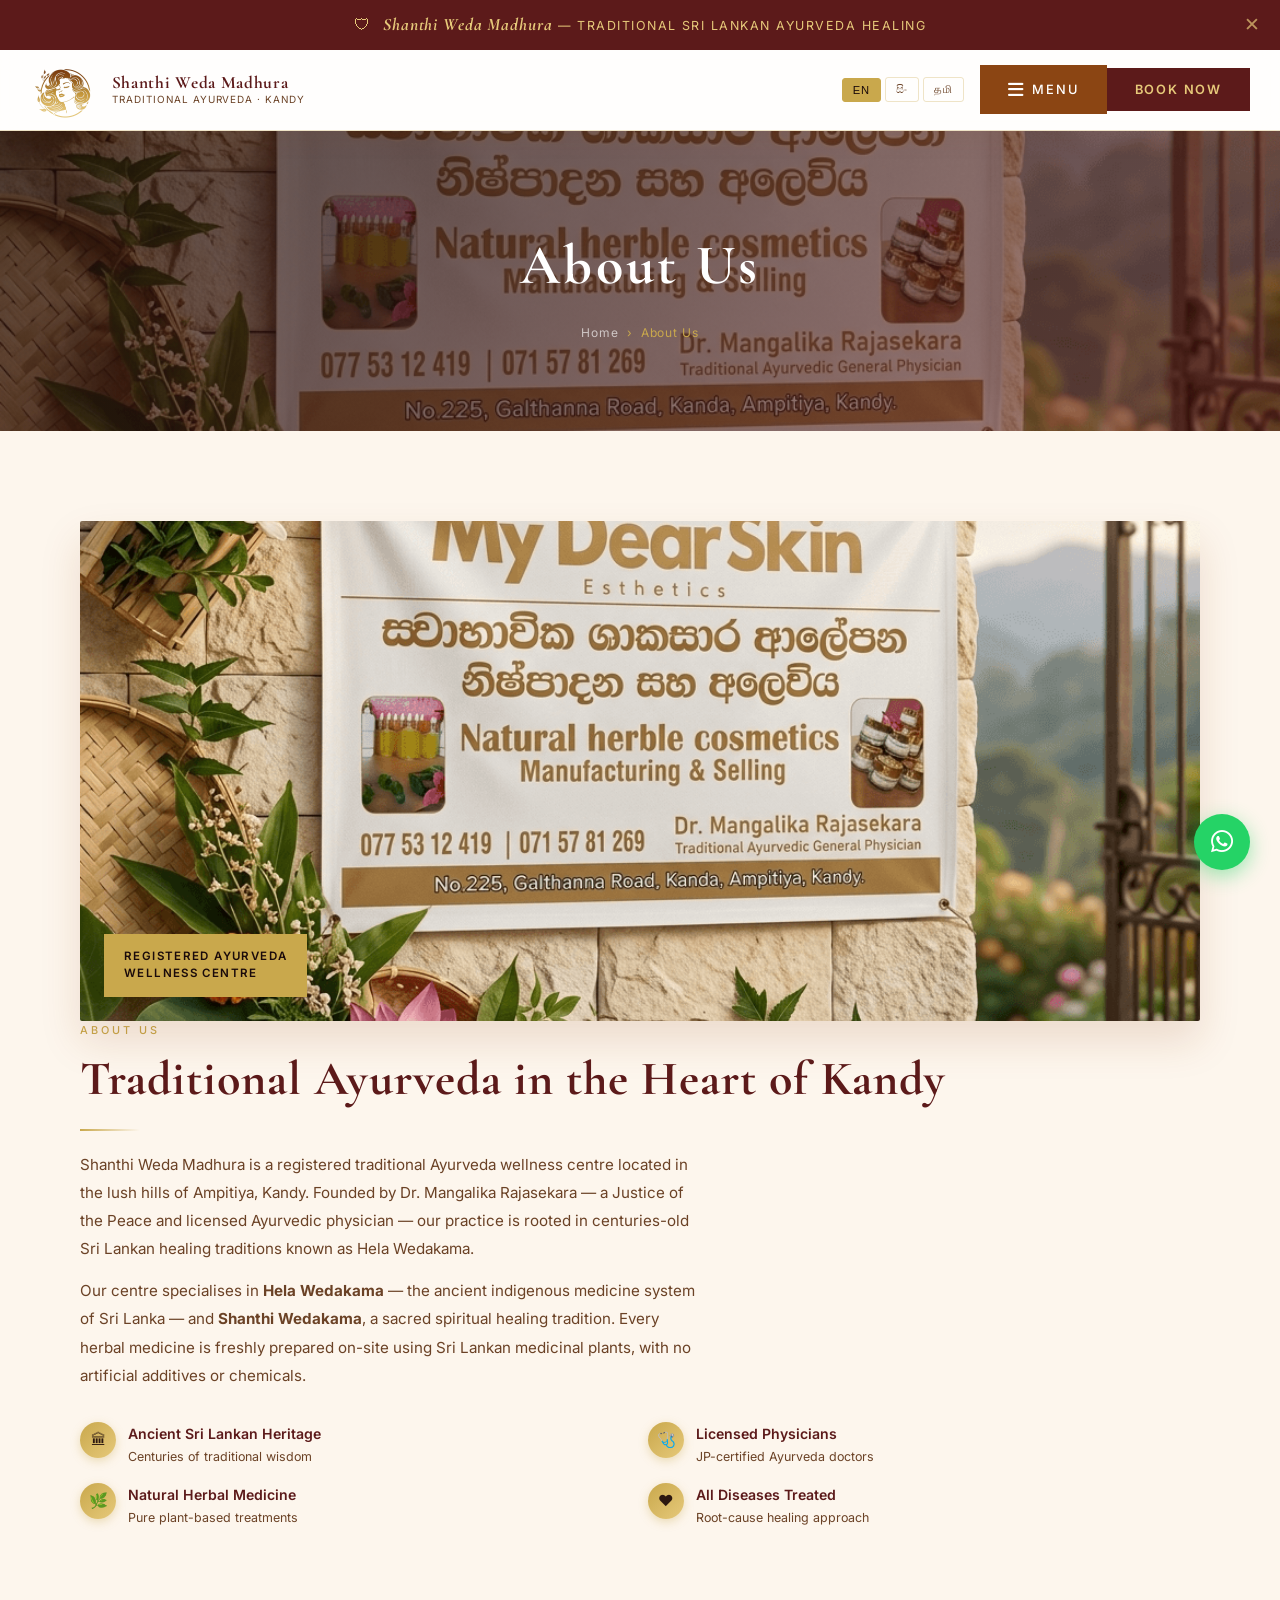
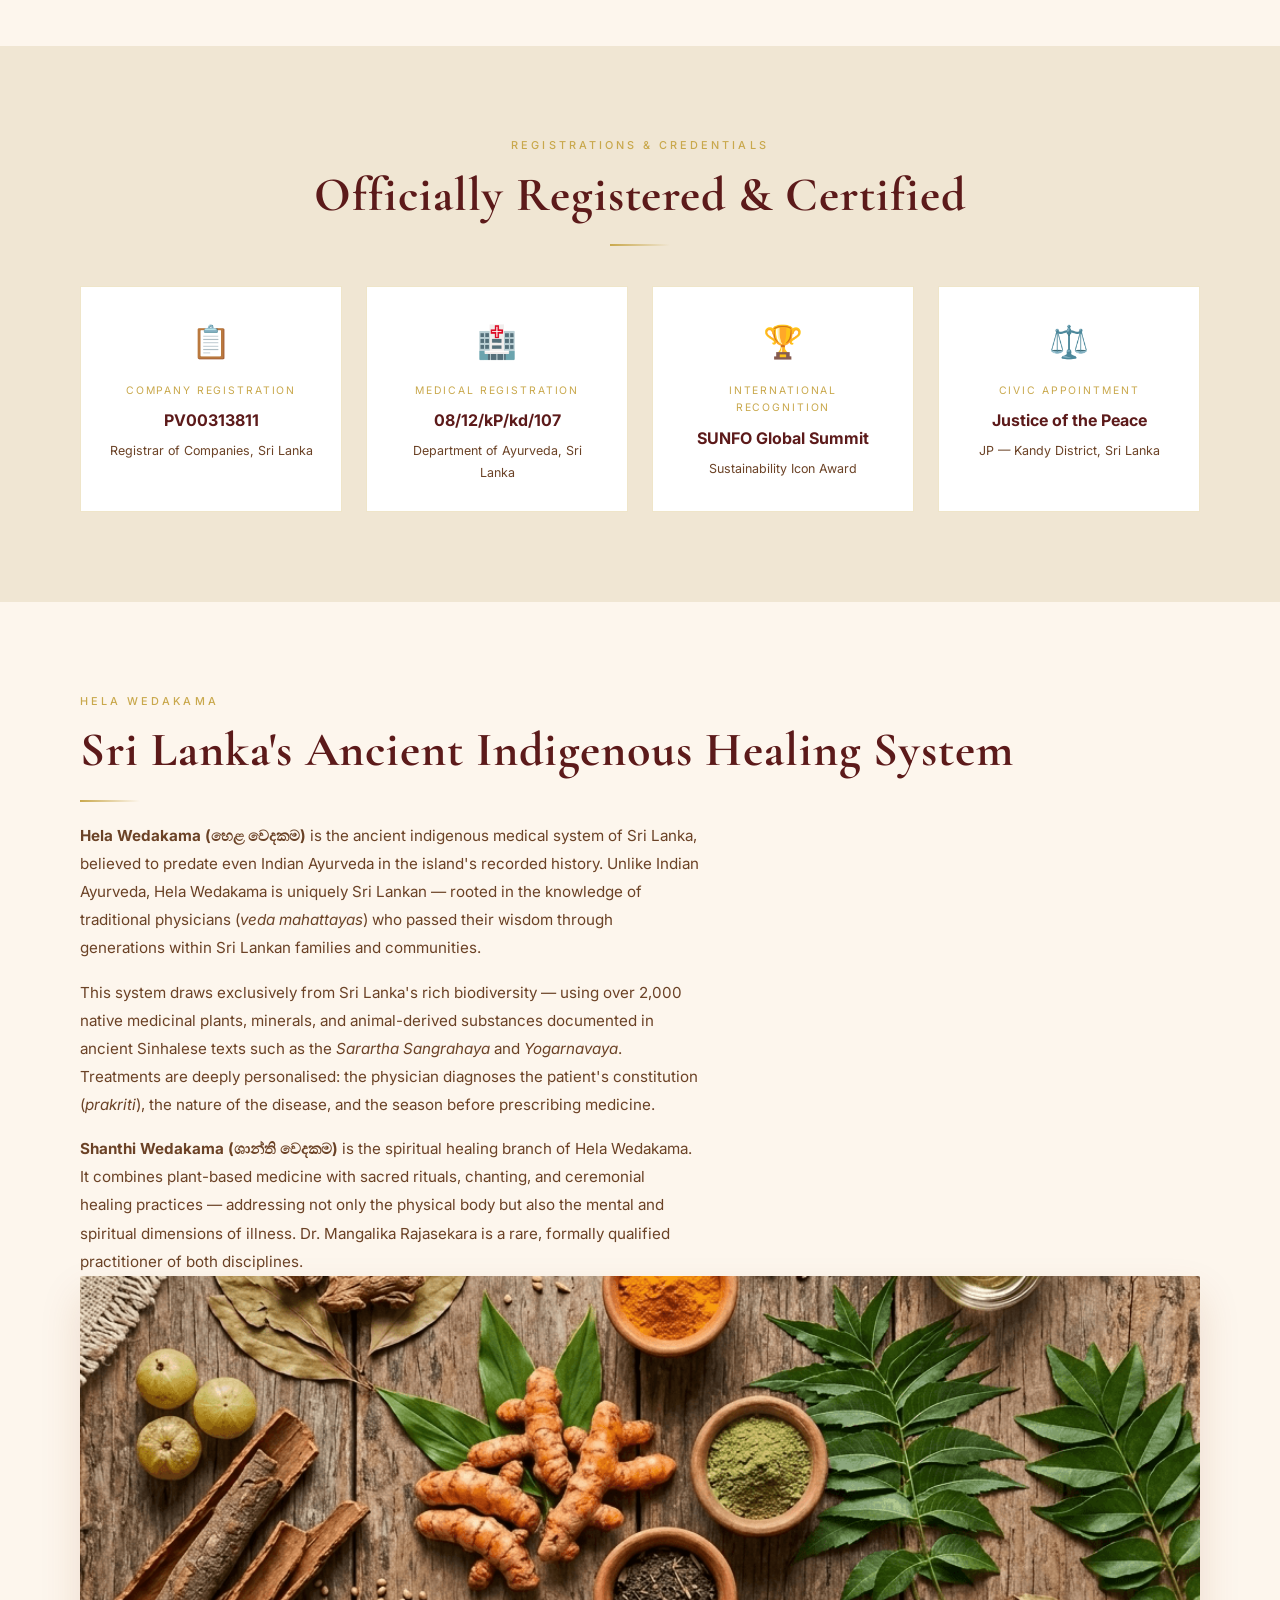
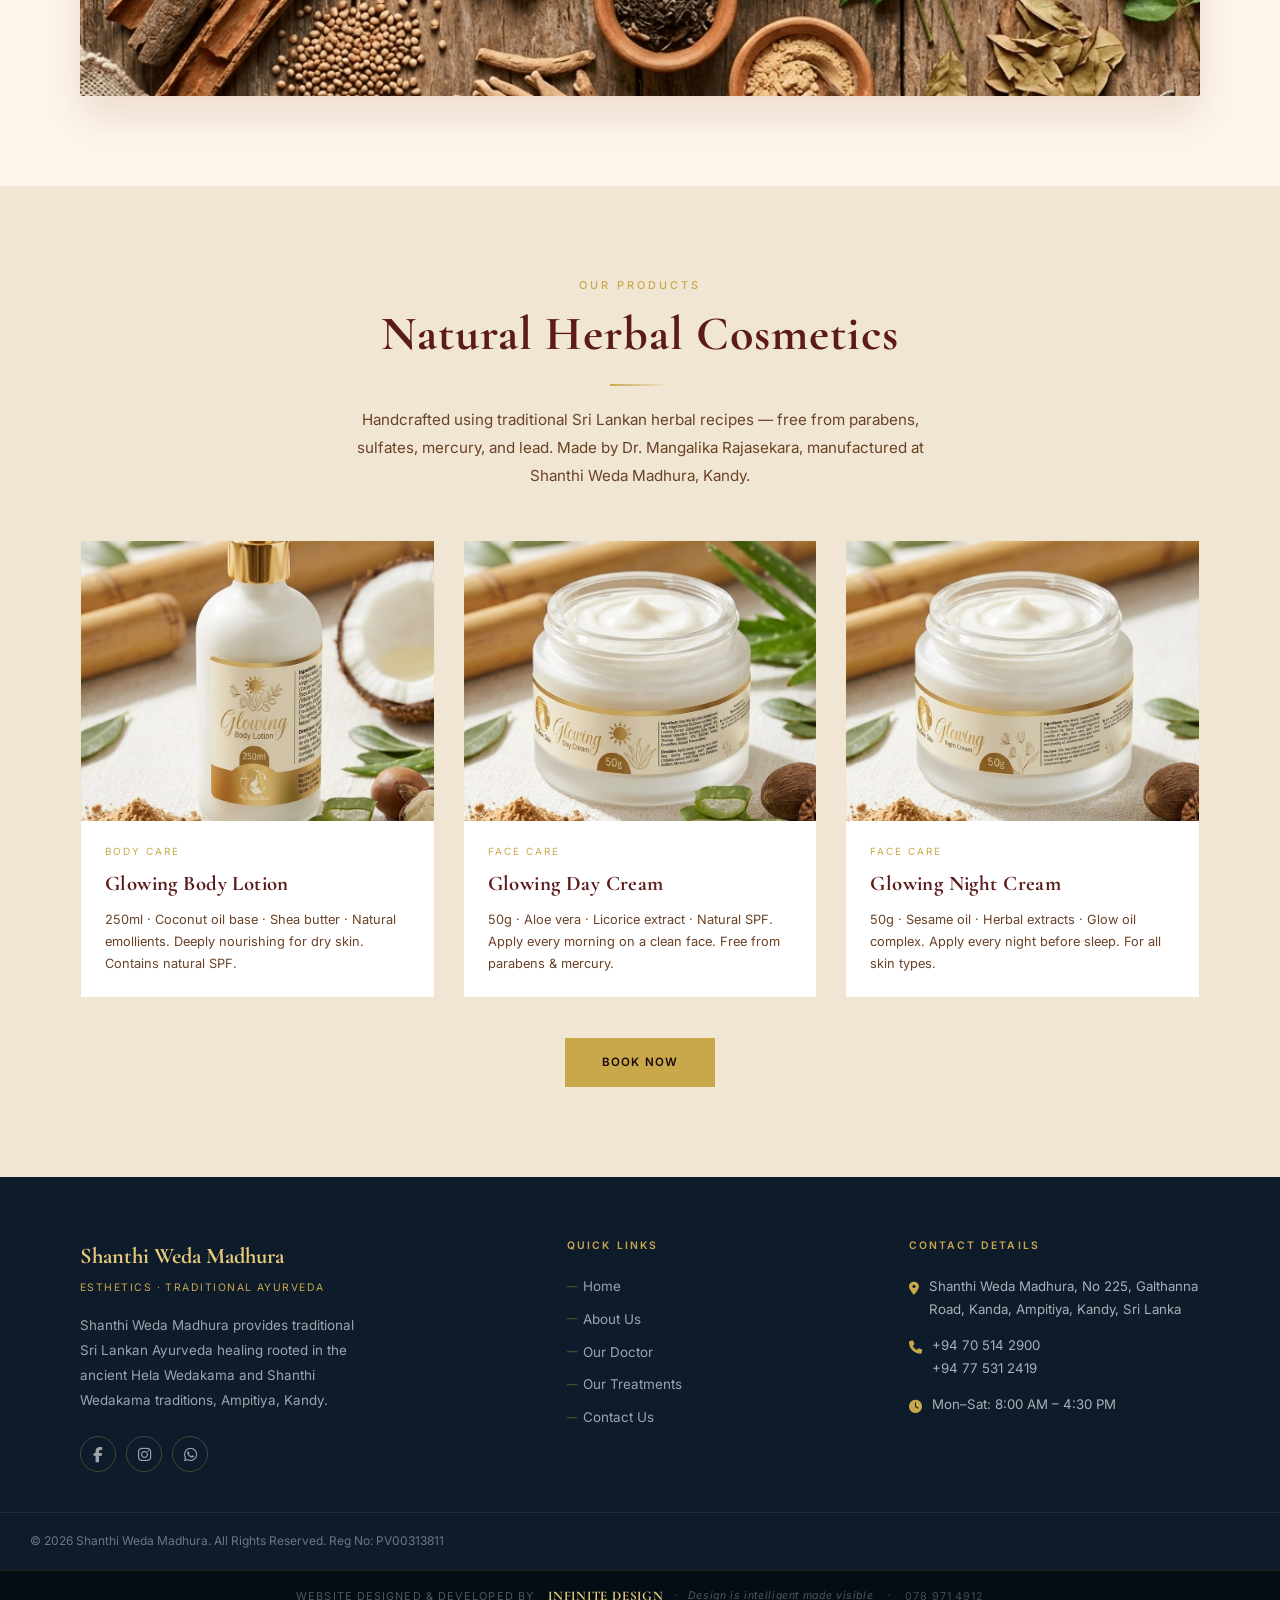
<file: about.html>
<!DOCTYPE html>
<html lang="en">
<head>
  <meta charset="UTF-8">
  <meta name="viewport" content="width=device-width, initial-scale=1.0, viewport-fit=cover">
  <title>About Us — Shanthi Weda Madhura | Traditional Ayurveda Kandy</title>
  <meta name="description" content="Learn about Shanthi Weda Madhura, a registered traditional Ayurveda and Hela Wedakama healing centre in Ampitiya, Kandy, Sri Lanka.">
  <link rel="icon" type="image/png" href="images/logo.png">
  <link rel="preconnect" href="https://fonts.googleapis.com">
  <link rel="preconnect" href="https://fonts.gstatic.com" crossorigin>
  <link rel="stylesheet" href="https://cdnjs.cloudflare.com/ajax/libs/font-awesome/6.5.0/css/all.min.css">
  <link rel="stylesheet" href="css/style.css">
</head>
<body>

<div id="announcement-banner">
  <span class="banner-icon">🛡</span>
  <span data-i18n="banner-text"><span class="creative-font">Shanthi Weda Madhura</span> — Traditional Sri Lankan Ayurveda Healing</span>
  <button id="close-banner">✕</button>
</div>

<header id="site-header">
  <a href="index.html" class="logo-wrap">
    <img src="images/logo.png" alt="Shanthi Weda Madhura Logo" class="main-logo">
    <div class="logo-text-wrap">
      <div class="logo-name">Shanthi Weda Madhura</div>
      <div class="logo-sub">Traditional Ayurveda · Kandy</div>
    </div>
  </a>
  <div class="header-right">
    <div class="lang-switcher">
      <button class="lang-btn active" data-lang="en">EN</button>
      <button class="lang-btn" data-lang="si">සිං</button>
      <button class="lang-btn" data-lang="ta">தமி</button>
    </div>
    <button id="menu-btn"><span class="menu-bars"><i class="fa-solid fa-bars"></i></span> <span data-i18n="menu-label">Menu</span></button>
    <button id="book-btn" data-i18n="book-now">Book Now</button>
  </div>
</header>

<div id="nav-overlay">
  <div id="nav-backdrop"></div>
  <nav id="nav-panel">
    <div class="nav-header">
      <span class="nav-logo-text">Shanthi Weda Madhura</span>
      <button id="close-nav">✕</button>
    </div>
    <div class="nav-search"><input type="text" placeholder="Type to search..."></div>
    <ul class="nav-links">
      <li><a href="index.html"      data-i18n="nav-home">Home</a></li>
      <li><a href="about.html"      class="active" data-i18n="nav-about">About Us</a></li>
      <li><a href="doctor.html"     data-i18n="nav-doctor">Our Doctor</a></li>
      <li><a href="treatments.html" data-i18n="nav-treatments">Our Treatments</a></li>
      <li><a href="index.html#packages"     data-i18n="nav-packages">Our Packages</a></li>
      <li><a href="index.html#gallery"      data-i18n="nav-gallery">Gallery</a></li>
      <li><a href="index.html#testimonials" data-i18n="nav-testimonials">Testimonials</a></li>
      <li><a href="contact.html"    data-i18n="nav-contact">Contact Us</a></li>
    </ul>
  </nav>
</div>

<!-- Page Hero -->
<div class="page-hero">
  <div class="page-hero-bg" style="background-image:url('images/clinic_signboard_enhanced.png');background-position:center center;"></div>
  <div class="page-hero-overlay"></div>
  <div class="page-hero-content">
    <h1 class="page-hero-title" data-i18n="nav-about">About Us</h1>
    <div class="breadcrumb">Home <span>›</span> <span data-i18n="nav-about">About Us</span></div>
  </div>
</div>

<!-- About Content -->
<section class="section">
  <div class="container">
    <div class="about-grid">
      <div class="about-img-wrap reveal">
        <img src="images/clinic_signboard_enhanced.png" alt="Shanthi Weda Madhura Clinic - Ampitiya Kandy" style="height:500px;object-fit:cover;object-position:center;">
        <div class="about-img-badge" data-i18n="about-badge">Registered Ayurveda<br>Wellness Centre</div>
      </div>
      <div class="about-text">
        <p class="section-eyebrow" data-i18n="about-eyebrow">About Us</p>
        <h2 class="section-title" data-i18n="about-title">Traditional Hela Wedakama in the Heart of Kandy</h2>
        <div class="divider left"></div>
        <p class="section-desc" data-i18n="about-desc">Shanthi Weda Madhura is a government-registered traditional Ayurveda and Hela Wedakama wellness centre nestled in the serene hills of Ampitiya, Kandy, Sri Lanka. Founded and led by <strong>Dr. Mangalika Rajasekara</strong>, a licensed practitioner registered under the Department of Ayurveda, Sri Lanka, we have been serving patients from across the country and internationally for over two decades.</p>
        <p class="section-desc" style="margin-top:14px;">Our centre specialises in <strong>Hela Wedakama</strong> — the ancient indigenous medicine system of Sri Lanka — and <strong>Shanthi Wedakama</strong>, a sacred spiritual healing tradition. Every herbal medicine is freshly prepared on-site using Sri Lankan medicinal plants, with no artificial additives or chemicals.</p>
        <div class="about-highlights" style="margin-top:32px;">
          <div class="highlight-item reveal reveal-delay-1">
            <div class="highlight-icon">🏛</div>
            <div><div class="highlight-title" data-i18n="hl1-title">Ancient Sri Lankan Heritage</div><div class="highlight-sub" data-i18n="hl1-sub">Centuries of traditional wisdom</div></div>
          </div>
          <div class="highlight-item reveal reveal-delay-2">
            <div class="highlight-icon">🩺</div>
            <div><div class="highlight-title" data-i18n="hl2-title">Licensed Physicians</div><div class="highlight-sub" data-i18n="hl2-sub">Registered Ayurveda doctors</div></div>
          </div>
          <div class="highlight-item reveal reveal-delay-3">
            <div class="highlight-icon">🌿</div>
            <div><div class="highlight-title" data-i18n="hl3-title">Natural Herbal Medicine</div><div class="highlight-sub" data-i18n="hl3-sub">Pure plant-based treatments</div></div>
          </div>
          <div class="highlight-item reveal reveal-delay-4">
            <div class="highlight-icon">❤️</div>
            <div><div class="highlight-title" data-i18n="hl4-title">All Diseases Treated</div><div class="highlight-sub" data-i18n="hl4-sub">Root-cause healing approach</div></div>
          </div>
        </div>
      </div>
    </div>
  </div>
</section>

<!-- Credentials Section -->
<section class="section section-alt">
  <div class="container text-center">
    <p class="section-eyebrow">Registrations &amp; Credentials</p>
    <h2 class="section-title" style="color:var(--maroon)">Officially Registered &amp; Certified</h2>
    <div class="divider"></div>
    <div style="display:grid;grid-template-columns:repeat(auto-fit,minmax(220px,1fr));gap:24px;margin-top:40px;">
      <div style="background:var(--white);padding:28px;border:1px solid var(--border);text-align:center;" class="reveal reveal-delay-1">
        <div style="font-size:2rem;margin-bottom:12px;">📋</div>
        <div style="font-size:0.65rem;letter-spacing:0.18em;text-transform:uppercase;color:var(--gold);margin-bottom:8px;">Company Registration</div>
        <div style="font-weight:700;color:var(--maroon);">PV00313811</div>
        <div style="font-size:0.78rem;color:var(--text-mid);margin-top:6px;">Registrar of Companies, Sri Lanka</div>
      </div>
      <div style="background:var(--white);padding:28px;border:1px solid var(--border);text-align:center;" class="reveal reveal-delay-2">
        <div style="font-size:2rem;margin-bottom:12px;">🏥</div>
        <div style="font-size:0.65rem;letter-spacing:0.18em;text-transform:uppercase;color:var(--gold);margin-bottom:8px;">Medical Registration</div>
        <div style="font-weight:700;color:var(--maroon);">08/12/kP/kd/107</div>
        <div style="font-size:0.78rem;color:var(--text-mid);margin-top:6px;">Department of Ayurveda, Sri Lanka</div>
      </div>
      <div style="background:var(--white);padding:28px;border:1px solid var(--border);text-align:center;" class="reveal reveal-delay-3">
        <div style="font-size:2rem;margin-bottom:12px;">🏆</div>
        <div style="font-size:0.65rem;letter-spacing:0.18em;text-transform:uppercase;color:var(--gold);margin-bottom:8px;">International Recognition</div>
        <div style="font-weight:700;color:var(--maroon);">SUNFO Global Summit</div>
        <div style="font-size:0.78rem;color:var(--text-mid);margin-top:6px;">Sustainability Icon Award</div>
      </div>
      <div style="background:var(--white);padding:28px;border:1px solid var(--border);text-align:center;" class="reveal reveal-delay-4">
        <div style="font-size:2rem;margin-bottom:12px;">⚖️</div>
        <div style="font-size:0.65rem;letter-spacing:0.18em;text-transform:uppercase;color:var(--gold);margin-bottom:8px;">Civic Appointment</div>
        <div style="font-weight:700;color:var(--maroon);">Justice of the Peace</div>
        <div style="font-size:0.78rem;color:var(--text-mid);margin-top:6px;">JP — Kandy District, Sri Lanka</div>
      </div>
    </div>
  </div>
</section>

<!-- Herbal Image Section -->
<section class="section">
  <div class="container">
    <div class="about-grid">
      <div class="about-text">
        <p class="section-eyebrow">Hela Wedakama</p>
        <h2 class="section-title" style="color:var(--maroon)">Sri Lanka's Ancient Indigenous Healing System</h2>
        <div class="divider left"></div>
        <p class="section-desc" style="margin-bottom:16px;"><strong>Hela Wedakama (හෙළ වෙදකම)</strong> is the ancient indigenous medical system of Sri Lanka, believed to predate even Indian Ayurveda in the island's recorded history. Unlike Indian Ayurveda, Hela Wedakama is uniquely Sri Lankan — rooted in the knowledge of traditional physicians (<em>veda mahattayas</em>) who passed their wisdom through generations within Sri Lankan families and communities.</p>
        <p class="section-desc" style="margin-bottom:16px;">This system draws exclusively from Sri Lanka's rich biodiversity — using over 2,000 native medicinal plants, minerals, and animal-derived substances documented in ancient Sinhalese texts such as the <em>Sarartha Sangrahaya</em> and <em>Yogarnavaya</em>. Treatments are deeply personalised: the physician diagnoses the patient's constitution (<em>prakriti</em>), the nature of the disease, and the season before prescribing medicine.</p>
        <p class="section-desc"><strong>Shanthi Wedakama (ශාන්ති වෙදකම)</strong> is the spiritual healing branch of Hela Wedakama. It combines plant-based medicine with sacred rituals, chanting, and ceremonial healing practices — addressing not only the physical body but also the mental and spiritual dimensions of illness. Dr. Mangalika Rajasekara is a rare, formally qualified practitioner of both disciplines.</p>
      </div>
      <div class="about-img-wrap reveal">
        <img src="images/ayurveda_herbs_enhanced.png" alt="Traditional Sri Lankan herbal medicine" style="height:420px;object-fit:cover;">
      </div>
    </div>
  </div>
</section>

<!-- Natural Cosmetics Products Section -->
<section class="section section-alt">
  <div class="container">
    <div class="text-center reveal" style="margin-bottom:50px;">
      <p class="section-eyebrow">Our Products</p>
      <h2 class="section-title">Natural Herbal Cosmetics</h2>
      <div class="divider"></div>
      <p class="section-desc" style="margin:0 auto;">Handcrafted using traditional Sri Lankan herbal recipes — free from parabens, sulfates, mercury, and lead. Made by Dr. Mangalika Rajasekara, manufactured at Shanthi Weda Madhura, Kandy.</p>
    </div>
    <div style="display:grid;grid-template-columns:repeat(auto-fit,minmax(260px,1fr));gap:28px;">
      <div class="reveal reveal-delay-1" style="background:var(--white);border:1px solid var(--border);overflow:hidden;transition:all 0.35s ease;" onmouseenter="this.style.transform='translateY(-6px)';this.style.boxShadow='0 8px 32px rgba(139,69,19,0.15)'" onmouseleave="this.style.transform='';this.style.boxShadow=''">
        <img src="images/product_lotion.jpg" alt="Glowing Body Lotion 250ml" style="width:100%;height:280px;object-fit:cover;">
        <div style="padding:22px 24px;">
          <p style="font-size:0.62rem;letter-spacing:0.2em;text-transform:uppercase;color:var(--gold);margin-bottom:6px;">Body Care</p>
          <h3 style="font-family:'Cormorant Garamond',serif;color:var(--maroon);font-size:1.3rem;margin-bottom:8px;">Glowing Body Lotion</h3>
          <p style="font-size:0.8rem;color:var(--text-mid);line-height:1.7;">250ml · Coconut oil base · Shea butter · Natural emollients. Deeply nourishing for dry skin. Contains natural SPF.</p>
        </div>
      </div>
      <div class="reveal reveal-delay-2" style="background:var(--white);border:1px solid var(--border);overflow:hidden;transition:all 0.35s ease;" onmouseenter="this.style.transform='translateY(-6px)';this.style.boxShadow='0 8px 32px rgba(139,69,19,0.15)'" onmouseleave="this.style.transform='';this.style.boxShadow=''">
        <img src="images/product_daycream.jpg" alt="Glowing Day Cream 50g" style="width:100%;height:280px;object-fit:cover;">
        <div style="padding:22px 24px;">
          <p style="font-size:0.62rem;letter-spacing:0.2em;text-transform:uppercase;color:var(--gold);margin-bottom:6px;">Face Care</p>
          <h3 style="font-family:'Cormorant Garamond',serif;color:var(--maroon);font-size:1.3rem;margin-bottom:8px;">Glowing Day Cream</h3>
          <p style="font-size:0.8rem;color:var(--text-mid);line-height:1.7;">50g · Aloe vera · Licorice extract · Natural SPF. Apply every morning on a clean face. Free from parabens &amp; mercury.</p>
        </div>
      </div>
      <div class="reveal reveal-delay-3" style="background:var(--white);border:1px solid var(--border);overflow:hidden;transition:all 0.35s ease;" onmouseenter="this.style.transform='translateY(-6px)';this.style.boxShadow='0 8px 32px rgba(139,69,19,0.15)'" onmouseleave="this.style.transform='';this.style.boxShadow=''">
        <img src="images/product_nightcream.jpg" alt="Glowing Night Cream 50g" style="width:100%;height:280px;object-fit:cover;">
        <div style="padding:22px 24px;">
          <p style="font-size:0.62rem;letter-spacing:0.2em;text-transform:uppercase;color:var(--gold);margin-bottom:6px;">Face Care</p>
          <h3 style="font-family:'Cormorant Garamond',serif;color:var(--maroon);font-size:1.3rem;margin-bottom:8px;">Glowing Night Cream</h3>
          <p style="font-size:0.8rem;color:var(--text-mid);line-height:1.7;">50g · Sesame oil · Herbal extracts · Glow oil complex. Apply every night before sleep. For all skin types.</p>
        </div>
      </div>
    </div>
    <div style="text-align:center;margin-top:40px;">
      <a href="contact.html" class="btn-solid" style="display:inline-block;padding:14px 36px;" data-i18n="book-now">Enquire About Products</a>
    </div>
  </div>
</section>

<footer id="site-footer">
  <div class="footer-top">
    <div class="footer-brand">
      <div class="footer-logo-name">Shanthi Weda Madhura</div>
      <div class="footer-logo-sub">esthetics · Traditional Ayurveda</div>
      <p data-i18n="footer-desc">Traditional Sri Lankan Ayurveda healing — Ampitiya, Kandy.</p>
      <div class="footer-social">
        <a href="#" class="soc-btn"><i class="fa-brands fa-facebook-f"></i></a>
        <a href="#" class="soc-btn"><i class="fa-brands fa-instagram"></i></a>
        <a href="https://wa.me/94705142900" class="soc-btn"><i class="fa-brands fa-whatsapp"></i></a>
      </div>
    </div>
    <div>
      <p class="footer-col-title" data-i18n="footer-links-title">Quick Links</p>
      <ul class="footer-links">
        <li><a href="index.html" data-i18n="nav-home">Home</a></li>
        <li><a href="about.html" data-i18n="nav-about">About Us</a></li>
        <li><a href="doctor.html" data-i18n="nav-doctor">Our Doctor</a></li>
        <li><a href="treatments.html" data-i18n="nav-treatments">Our Treatments</a></li>
        <li><a href="contact.html" data-i18n="nav-contact">Contact Us</a></li>
      </ul>
    </div>
    <div>
      <p class="footer-col-title" data-i18n="footer-contact-title">Contact Details</p>
      <div class="footer-contact-item"><span class="fci-icon"><i class="fa-solid fa-location-dot"></i></span><span data-i18n="ci1-value">Shanthi Weda Madhura, No 225, Galthanna Road, Kanda, Ampitiya, Kandy, Sri Lanka</span></div>
      <div class="footer-contact-item"><span class="fci-icon"><i class="fa-solid fa-phone"></i></span><span>+94 70 514 2900<br>+94 77 531 2419</span></div>
      <div class="footer-contact-item"><span class="fci-icon"><i class="fa-solid fa-clock"></i></span><span>Mon–Sat: 8:00 AM – 4:30 PM</span></div>
    </div>
  </div>
  <div class="footer-bottom">
    <span data-i18n="footer-copy">© 2026 Shanthi Weda Madhura. All Rights Reserved.</span>
  </div>
</footer>
<div id="design-credit">
  <span class="dc-made">Website Designed &amp; Developed by</span>
  <a href="https://web.facebook.com/profile.php?id=100082101311247" target="_blank" rel="noopener" class="dc-brand">
    <span class="dc-logo">INFINITE DESIGN</span>
    <span class="dc-sep">·</span>
    <span class="dc-tagline">Design is intelligent made visible</span>
  </a>
  <span class="dc-sep">·</span>
  <span class="dc-phone">078 971 4912</span>
</div>

<a id="whatsapp-float" href="https://wa.me/94705142900" target="_blank"><i class="fa-brands fa-whatsapp"></i></a>
<script src="js/main.js"></script>
</body>
</html>
</file>
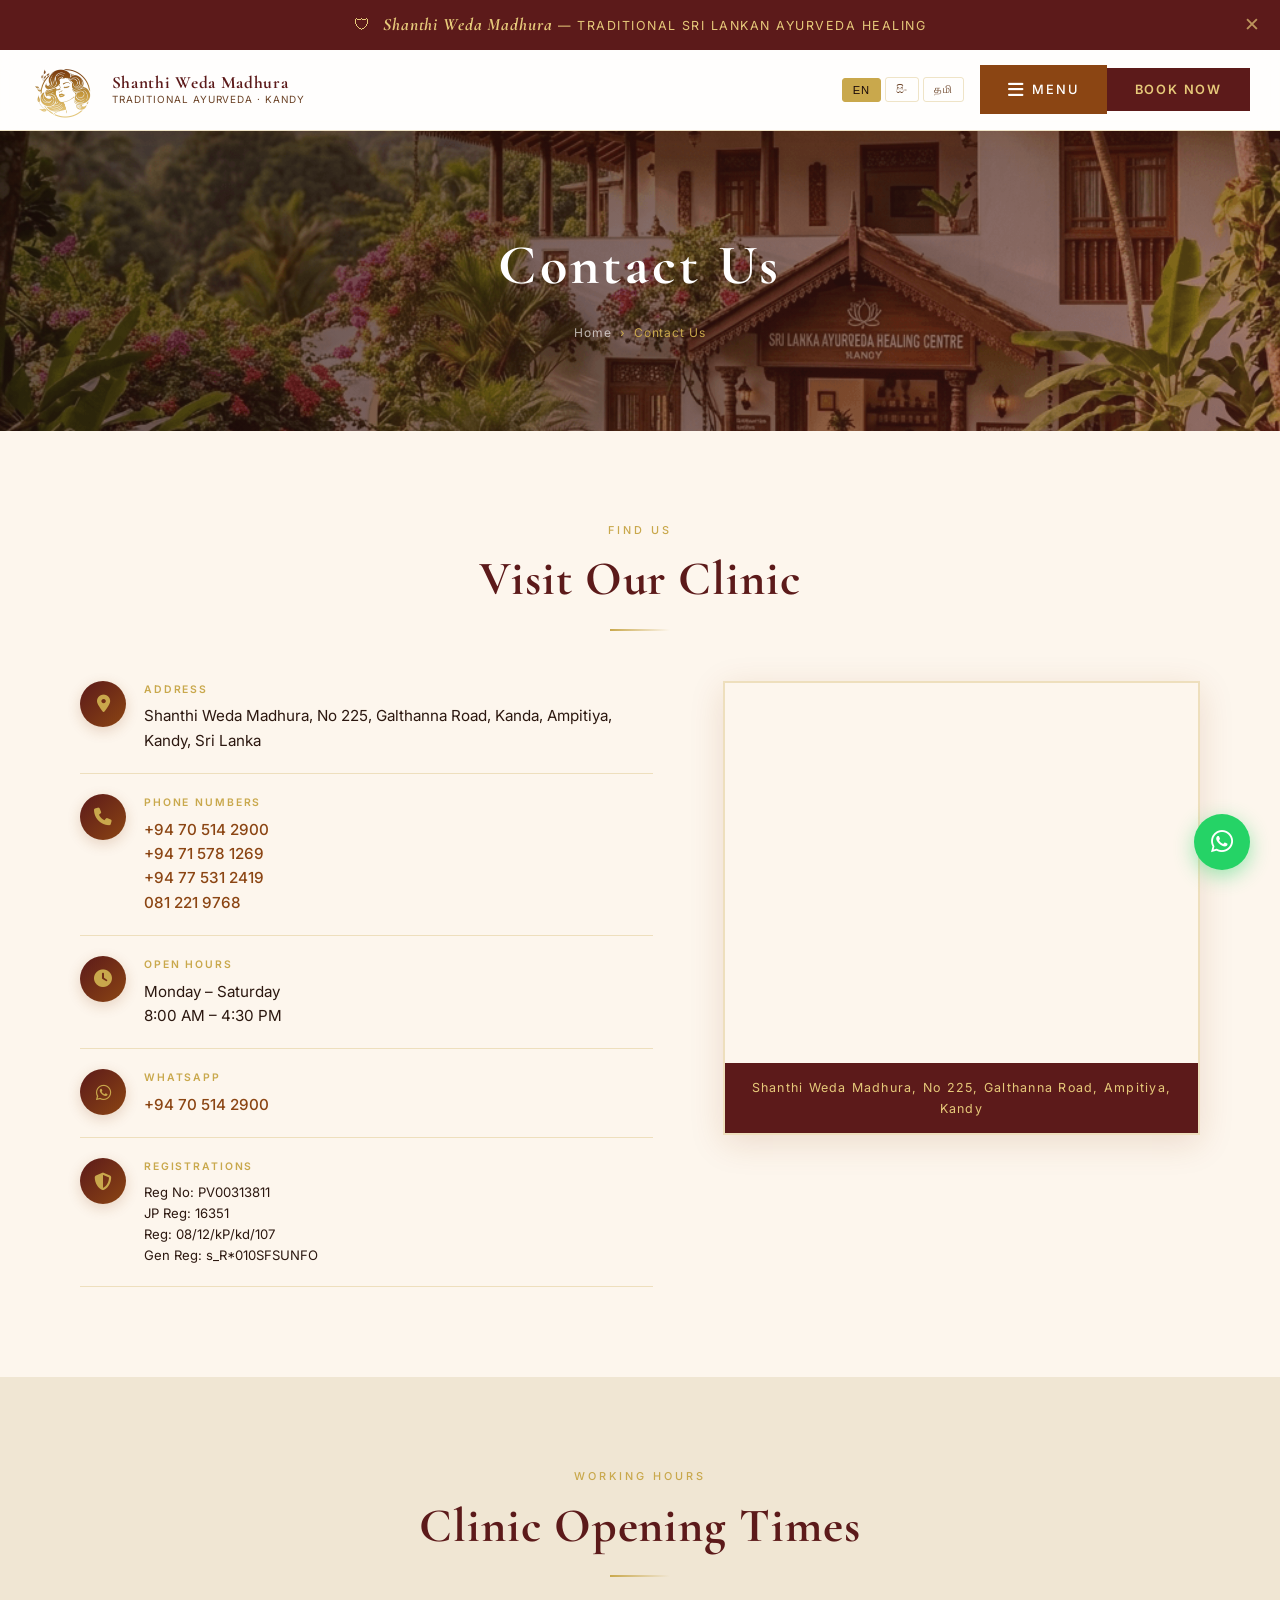
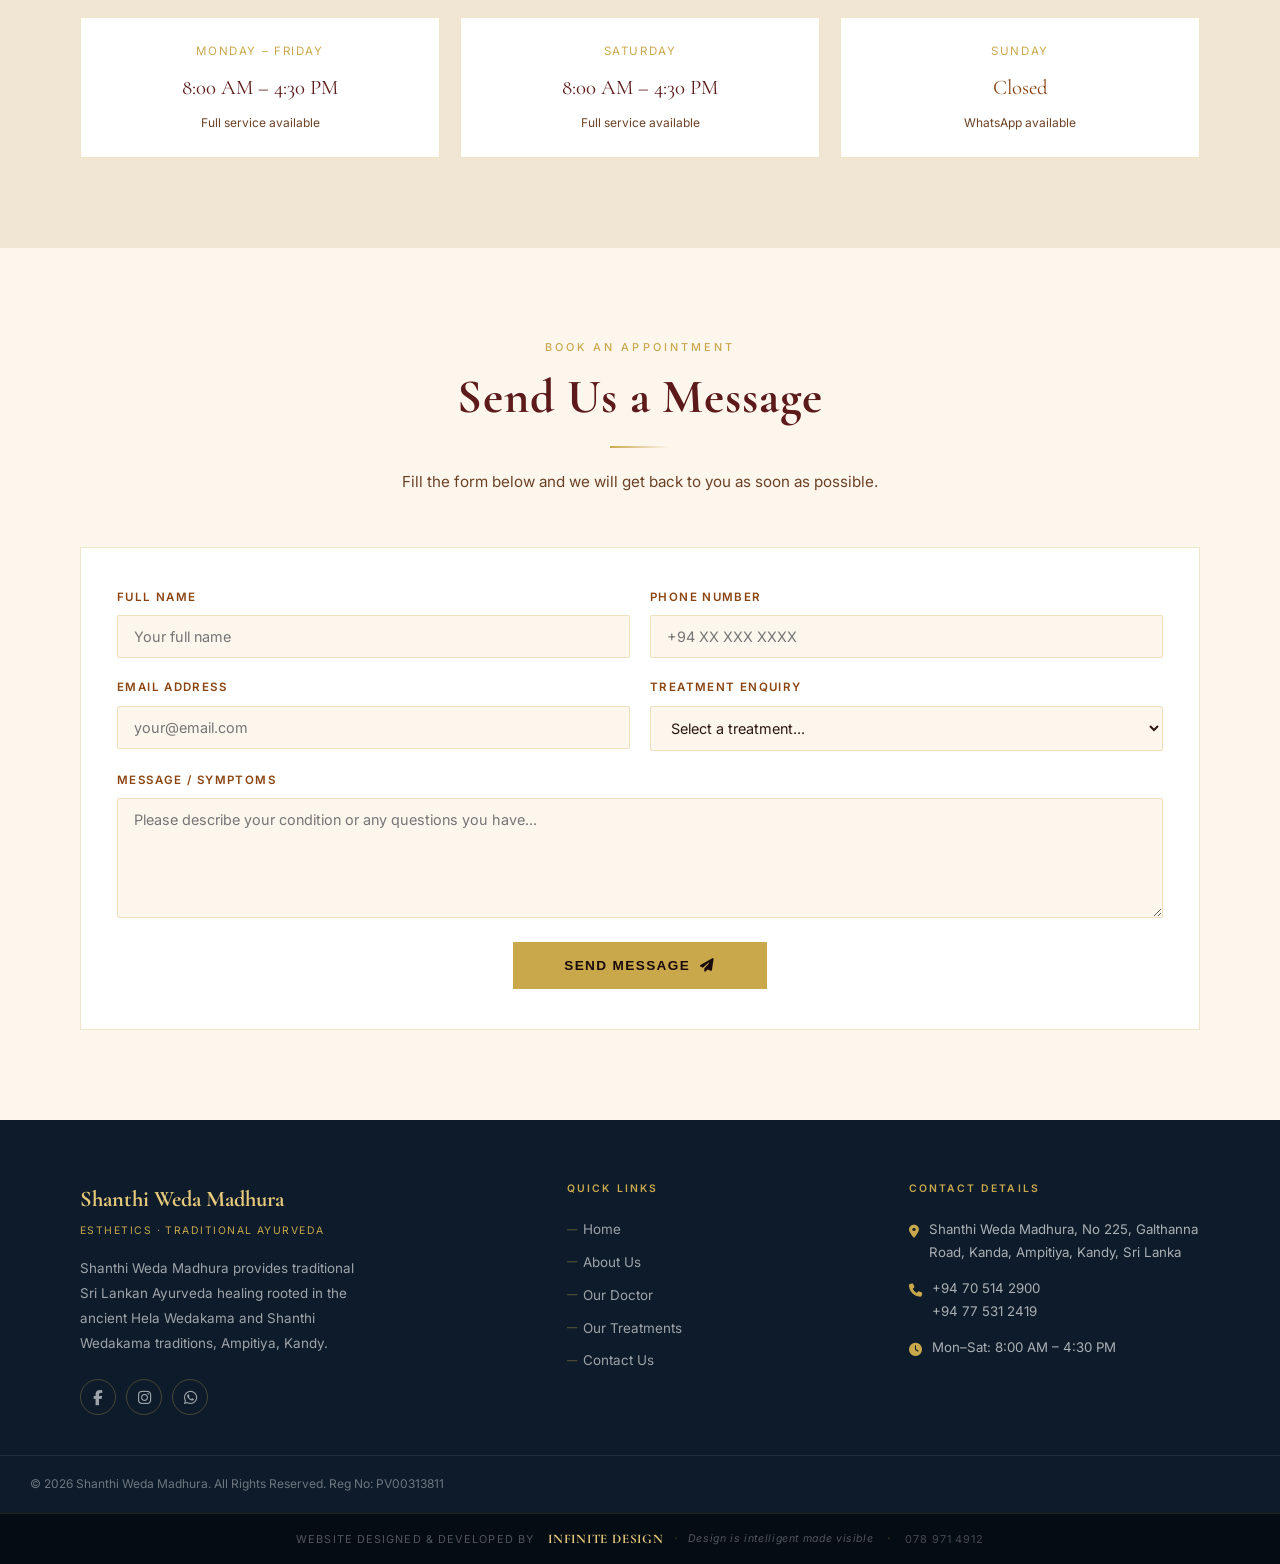
<file: contact.html>
<!DOCTYPE html>
<html lang="en">
<head>
  <meta charset="UTF-8">
  <meta name="viewport" content="width=device-width, initial-scale=1.0, viewport-fit=cover">
  <title>Contact Us — Shanthi Weda Madhura | Ampitiya, Kandy</title>
  <meta name="description" content="Contact Shanthi Weda Madhura. Visit us at Shanthi Weda Madhura, No 225, Galthanna Road, Ampitiya, Kandy. Call +94 70 514 2900. Open Mon–Sat 8:00 AM – 4:30 PM.">
  <link rel="icon" type="image/png" href="images/logo.png">
  <link rel="preconnect" href="https://fonts.googleapis.com">
  <link rel="stylesheet" href="https://cdnjs.cloudflare.com/ajax/libs/font-awesome/6.5.0/css/all.min.css">
  <link rel="stylesheet" href="css/style.css">
  <style>
    .contact-form {
      background: var(--white); border: 1px solid var(--border);
      padding: 40px 36px; margin-top: 50px;
    }
    .form-row { display: grid; grid-template-columns: 1fr 1fr; gap: 20px; margin-bottom: 20px; }
    .form-group { display: flex; flex-direction: column; gap: 8px; }
    .form-group label { font-size: 0.72rem; letter-spacing: 0.12em; text-transform: uppercase; color: var(--brown); font-weight: 600; }
    .form-group input, .form-group textarea, .form-group select {
      padding: 12px 16px; border: 1px solid var(--border);
      font-size: 0.9rem; color: var(--text-dark); background: var(--cream);
      outline: none; transition: var(--transition); border-radius: 2px;
      font-family: 'Inter', sans-serif;
    }
    .form-group input:focus, .form-group textarea:focus, .form-group select:focus { border-color: var(--gold); background: var(--white); }
    .form-group textarea { resize: vertical; min-height: 120px; }
    .form-submit { margin-top: 24px; text-align: center; }
    .hours-grid { display: grid; grid-template-columns: repeat(auto-fit, minmax(200px, 1fr)); gap: 20px; margin-top: 40px; }
    .hour-card { background: var(--white); border: 1px solid var(--border); padding: 24px; text-align: center; }
    .hour-day { font-size: 0.72rem; letter-spacing: 0.14em; text-transform: uppercase; color: var(--gold); margin-bottom: 8px; }
    .hour-time { font-family: 'Cormorant Garamond', serif; font-size: 1.3rem; color: var(--maroon); }
    @media(max-width:600px){ .form-row{ grid-template-columns:1fr; } }
  </style>
</head>
<body>

<div id="announcement-banner">
  <span class="banner-icon">🛡</span>
  <span data-i18n="banner-text"><span class="creative-font">Shanthi Weda Madhura</span> — Traditional Sri Lankan Ayurveda Healing</span>
  <button id="close-banner">✕</button>
</div>

<header id="site-header">
  <a href="index.html" class="logo-wrap">
    <img src="images/logo.png" alt="Shanthi Weda Madhura Logo" class="main-logo">
    <div class="logo-text-wrap">
      <div class="logo-name">Shanthi Weda Madhura</div>
      <div class="logo-sub">Traditional Ayurveda · Kandy</div>
    </div>
  </a>
  <div class="header-right">
    <div class="lang-switcher">
      <button class="lang-btn active" data-lang="en">EN</button>
      <button class="lang-btn" data-lang="si">සිං</button>
      <button class="lang-btn" data-lang="ta">தமி</button>
    </div>
    <button id="menu-btn"><span class="menu-bars"><i class="fa-solid fa-bars"></i></span> <span data-i18n="menu-label">Menu</span></button>
    <button id="book-btn" data-i18n="book-now">Book Now</button>
  </div>
</header>

<div id="nav-overlay">
  <div id="nav-backdrop"></div>
  <nav id="nav-panel">
    <div class="nav-header">
      <span class="nav-logo-text">Shanthi Weda Madhura</span>
      <button id="close-nav">✕</button>
    </div>
    <div class="nav-search"><input type="text" placeholder="Type to search..."></div>
    <ul class="nav-links">
      <li><a href="index.html" data-i18n="nav-home">Home</a></li>
      <li><a href="about.html" data-i18n="nav-about">About Us</a></li>
      <li><a href="doctor.html" data-i18n="nav-doctor">Our Doctor</a></li>
      <li><a href="treatments.html" data-i18n="nav-treatments">Our Treatments</a></li>
      <li><a href="index.html#packages" data-i18n="nav-packages">Our Packages</a></li>
      <li><a href="index.html#gallery" data-i18n="nav-gallery">Gallery</a></li>
      <li><a href="index.html#testimonials" data-i18n="nav-testimonials">Testimonials</a></li>
      <li><a href="contact.html" class="active" data-i18n="nav-contact">Contact Us</a></li>
    </ul>
  </nav>
</div>

<!-- Page Hero -->
<div class="page-hero">
  <div class="page-hero-bg" style="background-image:url('images/clinic_kandy_enhanced.png');"></div>
  <div class="page-hero-overlay"></div>
  <div class="page-hero-content">
    <h1 class="page-hero-title" data-i18n="nav-contact">Contact Us</h1>
    <div class="breadcrumb">Home <span>›</span> <span data-i18n="nav-contact">Contact Us</span></div>
  </div>
</div>

<!-- Contact Info + Map -->
<section id="contact" class="section">
  <div class="container">
    <div class="text-center reveal" style="margin-bottom:50px;">
      <p class="section-eyebrow" data-i18n="contact-eyebrow">Find Us</p>
      <h2 class="section-title" data-i18n="contact-title">Visit Our Clinic</h2>
      <div class="divider"></div>
    </div>
    <div class="contact-grid">
      <div class="contact-info">
        <div class="contact-item reveal">
          <div class="ci-icon"><i class="fa-solid fa-location-dot"></i></div>
          <div>
            <p class="ci-label" data-i18n="ci1-label">Address</p>
            <p class="ci-value" data-i18n="ci1-value">Shanthi Weda Madhura, No 225, Galthanna Road, Kanda, Ampitiya, Kandy, Sri Lanka</p>
          </div>
        </div>
        <div class="contact-item reveal reveal-delay-1">
          <div class="ci-icon"><i class="fa-solid fa-phone"></i></div>
          <div>
            <p class="ci-label" data-i18n="ci2-label">Phone Numbers</p>
            <p class="ci-value">
              <a href="tel:+94705142900">+94 70 514 2900</a><br>
              <a href="tel:+94715781269">+94 71 578 1269</a><br>
              <a href="tel:+94775312419">+94 77 531 2419</a><br>
              <a href="tel:0812219768">081 221 9768</a>
            </p>
          </div>
        </div>
        <div class="contact-item reveal reveal-delay-2">
          <div class="ci-icon"><i class="fa-solid fa-clock"></i></div>
          <div>
            <p class="ci-label" data-i18n="ci3-label">Open Hours</p>
            <p class="ci-value" data-i18n="ci3-value">Monday – Saturday<br>8:00 AM – 4:30 PM</p>
          </div>
        </div>
        <div class="contact-item reveal reveal-delay-3">
          <div class="ci-icon"><i class="fa-brands fa-whatsapp"></i></div>
          <div>
            <p class="ci-label">WhatsApp</p>
            <p class="ci-value"><a href="https://wa.me/94705142900" target="_blank">+94 70 514 2900</a></p>
          </div>
        </div>
        <div class="contact-item reveal reveal-delay-4">
          <div class="ci-icon"><i class="fa-solid fa-shield-halved"></i></div>
          <div>
            <p class="ci-label">Registrations</p>
            <p class="ci-value" style="font-size:0.82rem;">
              Reg No: PV00313811<br>
              JP Reg: 16351<br>
              Reg: 08/12/kP/kd/107<br>
              Gen Reg: s_R*010SFSUNFO
            </p>
          </div>
        </div>
      </div>
      <div>
        <div class="map-wrap reveal reveal-delay-2">
          <iframe
            src="https://maps.google.com/maps?q=7.26518831,80.65820623&t=&z=17&ie=UTF8&iwloc=&output=embed"
            allowfullscreen loading="lazy"
            title="Shanthi Weda Madhura Clinic — Ampitiya Kandy"></iframe>
          <div class="map-label" data-i18n="map-label">Shanthi Weda Madhura, No 225, Galthanna Road, Ampitiya, Kandy</div>
        </div>
      </div>
    </div>
  </div>
</section>

<!-- Hours Grid -->
<section class="section section-alt">
  <div class="container text-center">
    <p class="section-eyebrow">Working Hours</p>
    <h2 class="section-title">Clinic Opening Times</h2>
    <div class="divider"></div>
    <div class="hours-grid">
      <div class="hour-card reveal reveal-delay-1">
        <p class="hour-day">Monday – Friday</p>
        <p class="hour-time">8:00 AM – 4:30 PM</p>
        <p style="font-size:0.75rem;color:var(--text-mid);margin-top:8px;">Full service available</p>
      </div>
      <div class="hour-card reveal reveal-delay-2">
        <p class="hour-day">Saturday</p>
        <p class="hour-time">8:00 AM – 4:30 PM</p>
        <p style="font-size:0.75rem;color:var(--text-mid);margin-top:8px;">Full service available</p>
      </div>
      <div class="hour-card reveal reveal-delay-3">
        <p class="hour-day">Sunday</p>
        <p class="hour-time" style="color:var(--brown);">Closed</p>
        <p style="font-size:0.75rem;color:var(--text-mid);margin-top:8px;">WhatsApp available</p>
      </div>
    </div>
  </div>
</section>

<!-- Appointment Form -->
<section class="section">
  <div class="container">
    <div class="text-center reveal">
      <p class="section-eyebrow">Book an Appointment</p>
      <h2 class="section-title">Send Us a Message</h2>
      <div class="divider"></div>
      <p class="section-desc" style="margin:0 auto 0;">Fill the form below and we will get back to you as soon as possible.</p>
    </div>
    <div class="contact-form reveal">
      <form id="appointment-form" onsubmit="handleForm(event)">
        <div class="form-row">
          <div class="form-group">
            <label for="fname">Full Name</label>
            <input type="text" id="fname" placeholder="Your full name" required>
          </div>
          <div class="form-group">
            <label for="fphone">Phone Number</label>
            <input type="tel" id="fphone" placeholder="+94 XX XXX XXXX" required>
          </div>
        </div>
        <div class="form-row">
          <div class="form-group">
            <label for="femail">Email Address</label>
            <input type="email" id="femail" placeholder="your@email.com">
          </div>
          <div class="form-group">
            <label for="ftreatment">Treatment Enquiry</label>
            <select id="ftreatment">
              <option value="">Select a treatment...</option>
              <option>Arthritis &amp; Joint Care</option>
              <option>Cardiovascular Health</option>
              <option>Gastritis &amp; Digestive</option>
              <option>Paralysis &amp; Nerve Care</option>
              <option>Sinusitis &amp; Respiratory</option>
              <option>Headaches &amp; Migraines</option>
              <option>Diabetes Management</option>
              <option>Children's Health</option>
              <option>Rheumatic Diseases</option>
              <option>Cancer Support</option>
              <option>General Wellness</option>
              <option>Other / Not Listed</option>
            </select>
          </div>
        </div>
        <div class="form-group" style="margin-bottom:20px;">
          <label for="fmessage">Message / Symptoms</label>
          <textarea id="fmessage" placeholder="Please describe your condition or any questions you have..."></textarea>
        </div>
        <div class="form-submit">
          <button type="submit" class="btn-solid" style="padding:15px 50px;font-size:0.85rem;">Send Message &nbsp;<i class="fa-solid fa-paper-plane"></i></button>
        </div>
        <p id="form-success" style="display:none;margin-top:20px;color:var(--brown);font-weight:600;text-align:center;">✅ Thank you! We will contact you soon.</p>
      </form>
    </div>
  </div>
</section>

<footer id="site-footer">
  <div class="footer-top">
    <div class="footer-brand">
      <div class="footer-logo-name">Shanthi Weda Madhura</div>
      <div class="footer-logo-sub">esthetics · Traditional Ayurveda</div>
      <p data-i18n="footer-desc">Traditional Sri Lankan Ayurveda healing — Ampitiya, Kandy.</p>
      <div class="footer-social">
        <a href="#" class="soc-btn"><i class="fa-brands fa-facebook-f"></i></a>
        <a href="#" class="soc-btn"><i class="fa-brands fa-instagram"></i></a>
        <a href="https://wa.me/94705142900" class="soc-btn"><i class="fa-brands fa-whatsapp"></i></a>
      </div>
    </div>
    <div>
      <p class="footer-col-title" data-i18n="footer-links-title">Quick Links</p>
      <ul class="footer-links">
        <li><a href="index.html" data-i18n="nav-home">Home</a></li>
        <li><a href="about.html" data-i18n="nav-about">About Us</a></li>
        <li><a href="doctor.html" data-i18n="nav-doctor">Our Doctor</a></li>
        <li><a href="treatments.html" data-i18n="nav-treatments">Our Treatments</a></li>
        <li><a href="contact.html" data-i18n="nav-contact">Contact Us</a></li>
      </ul>
    </div>
    <div>
      <p class="footer-col-title" data-i18n="footer-contact-title">Contact Details</p>
      <div class="footer-contact-item"><span class="fci-icon"><i class="fa-solid fa-location-dot"></i></span><span data-i18n="ci1-value">Shanthi Weda Madhura, No 225, Galthanna Road, Kanda, Ampitiya, Kandy, Sri Lanka</span></div>
      <div class="footer-contact-item"><span class="fci-icon"><i class="fa-solid fa-phone"></i></span><span>+94 70 514 2900<br>+94 77 531 2419</span></div>
      <div class="footer-contact-item"><span class="fci-icon"><i class="fa-solid fa-clock"></i></span><span>Mon–Sat: 8:00 AM – 4:30 PM</span></div>
    </div>
  </div>
  <div class="footer-bottom">
    <span data-i18n="footer-copy">© 2026 Shanthi Weda Madhura. All Rights Reserved.</span>
  </div>
</footer>
<div id="design-credit">
  <span class="dc-made">Website Designed &amp; Developed by</span>
  <a href="https://web.facebook.com/profile.php?id=100082101311247" target="_blank" rel="noopener" class="dc-brand">
    <span class="dc-logo">INFINITE DESIGN</span>
    <span class="dc-sep">·</span>
    <span class="dc-tagline">Design is intelligent made visible</span>
  </a>
  <span class="dc-sep">·</span>
  <span class="dc-phone">078 971 4912</span>
</div>

<a id="whatsapp-float" href="https://wa.me/94705142900" target="_blank"><i class="fa-brands fa-whatsapp"></i></a>

<script>
function handleForm(e) {
  e.preventDefault();
  document.getElementById('form-success').style.display = 'block';
  e.target.reset();
  setTimeout(() => { document.getElementById('form-success').style.display = 'none'; }, 5000);
}
</script>
<script src="js/main.js"></script>
</body>
</html>
</file>
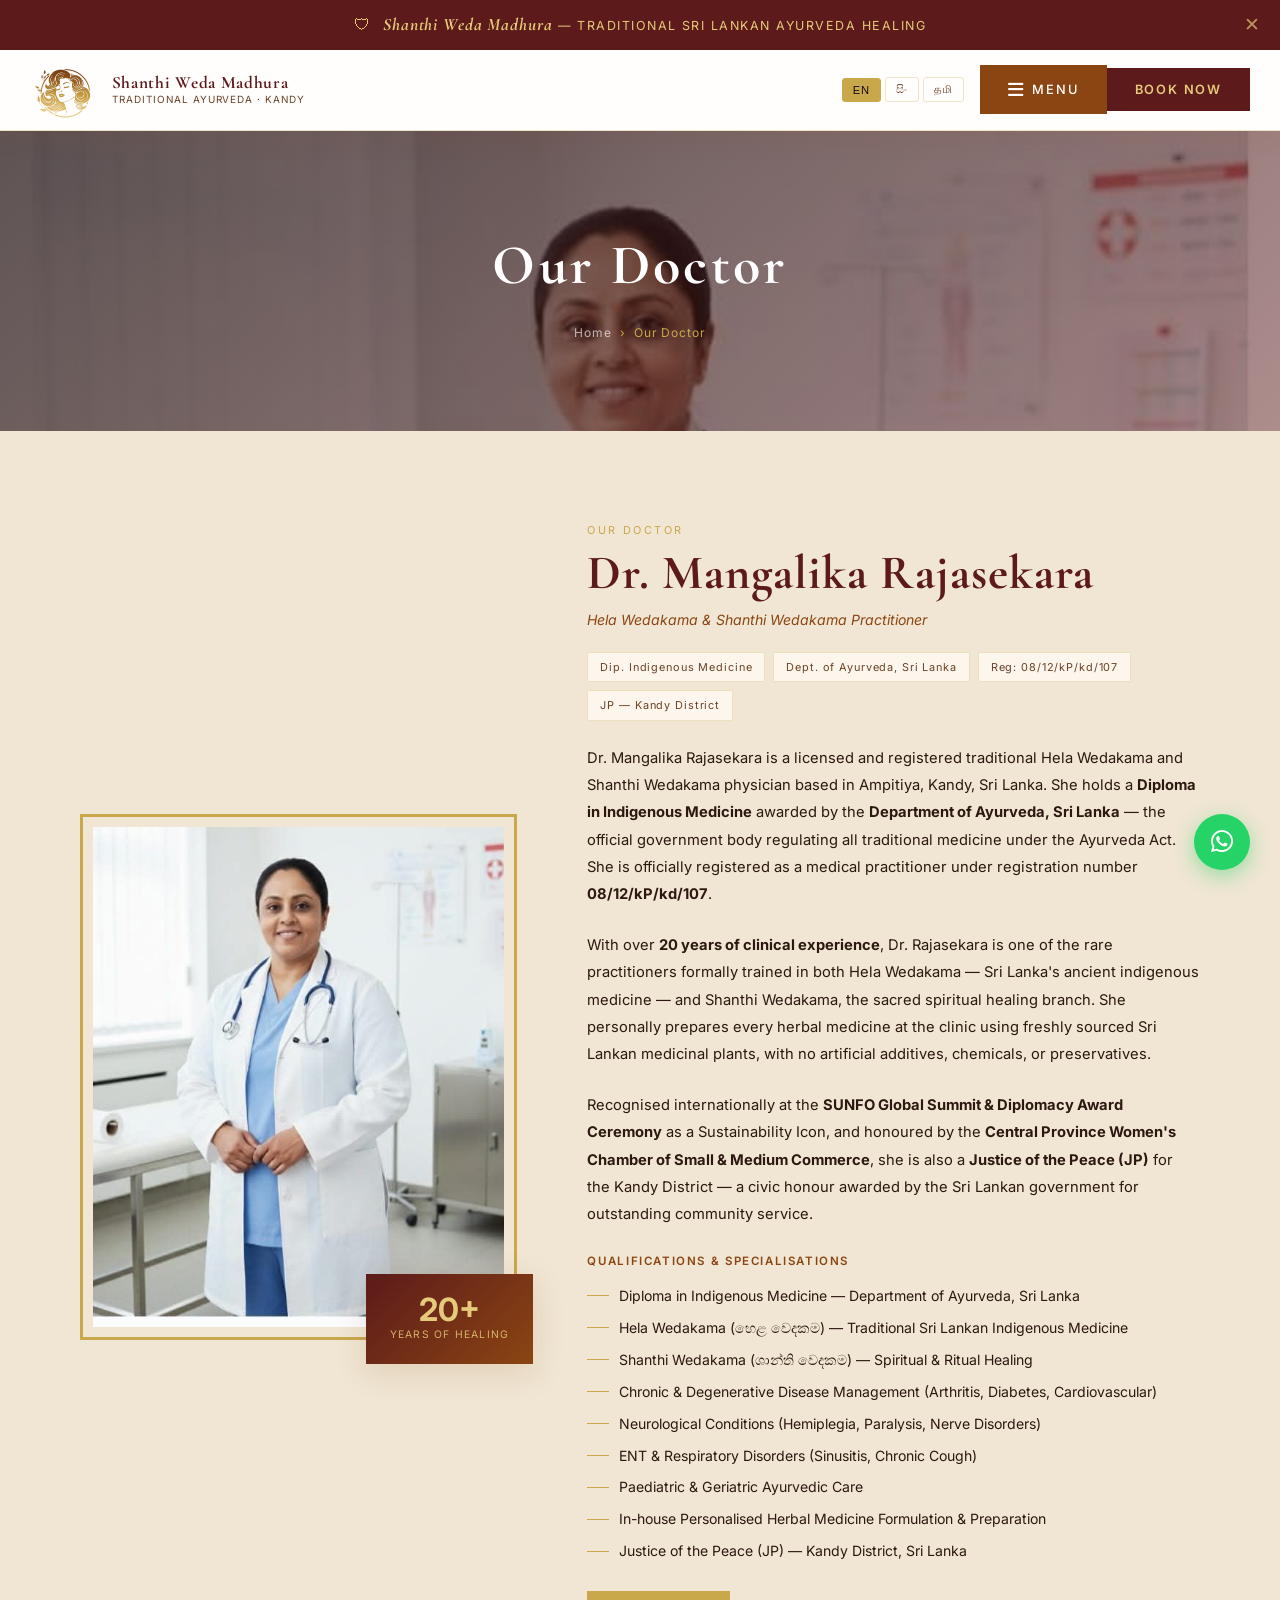
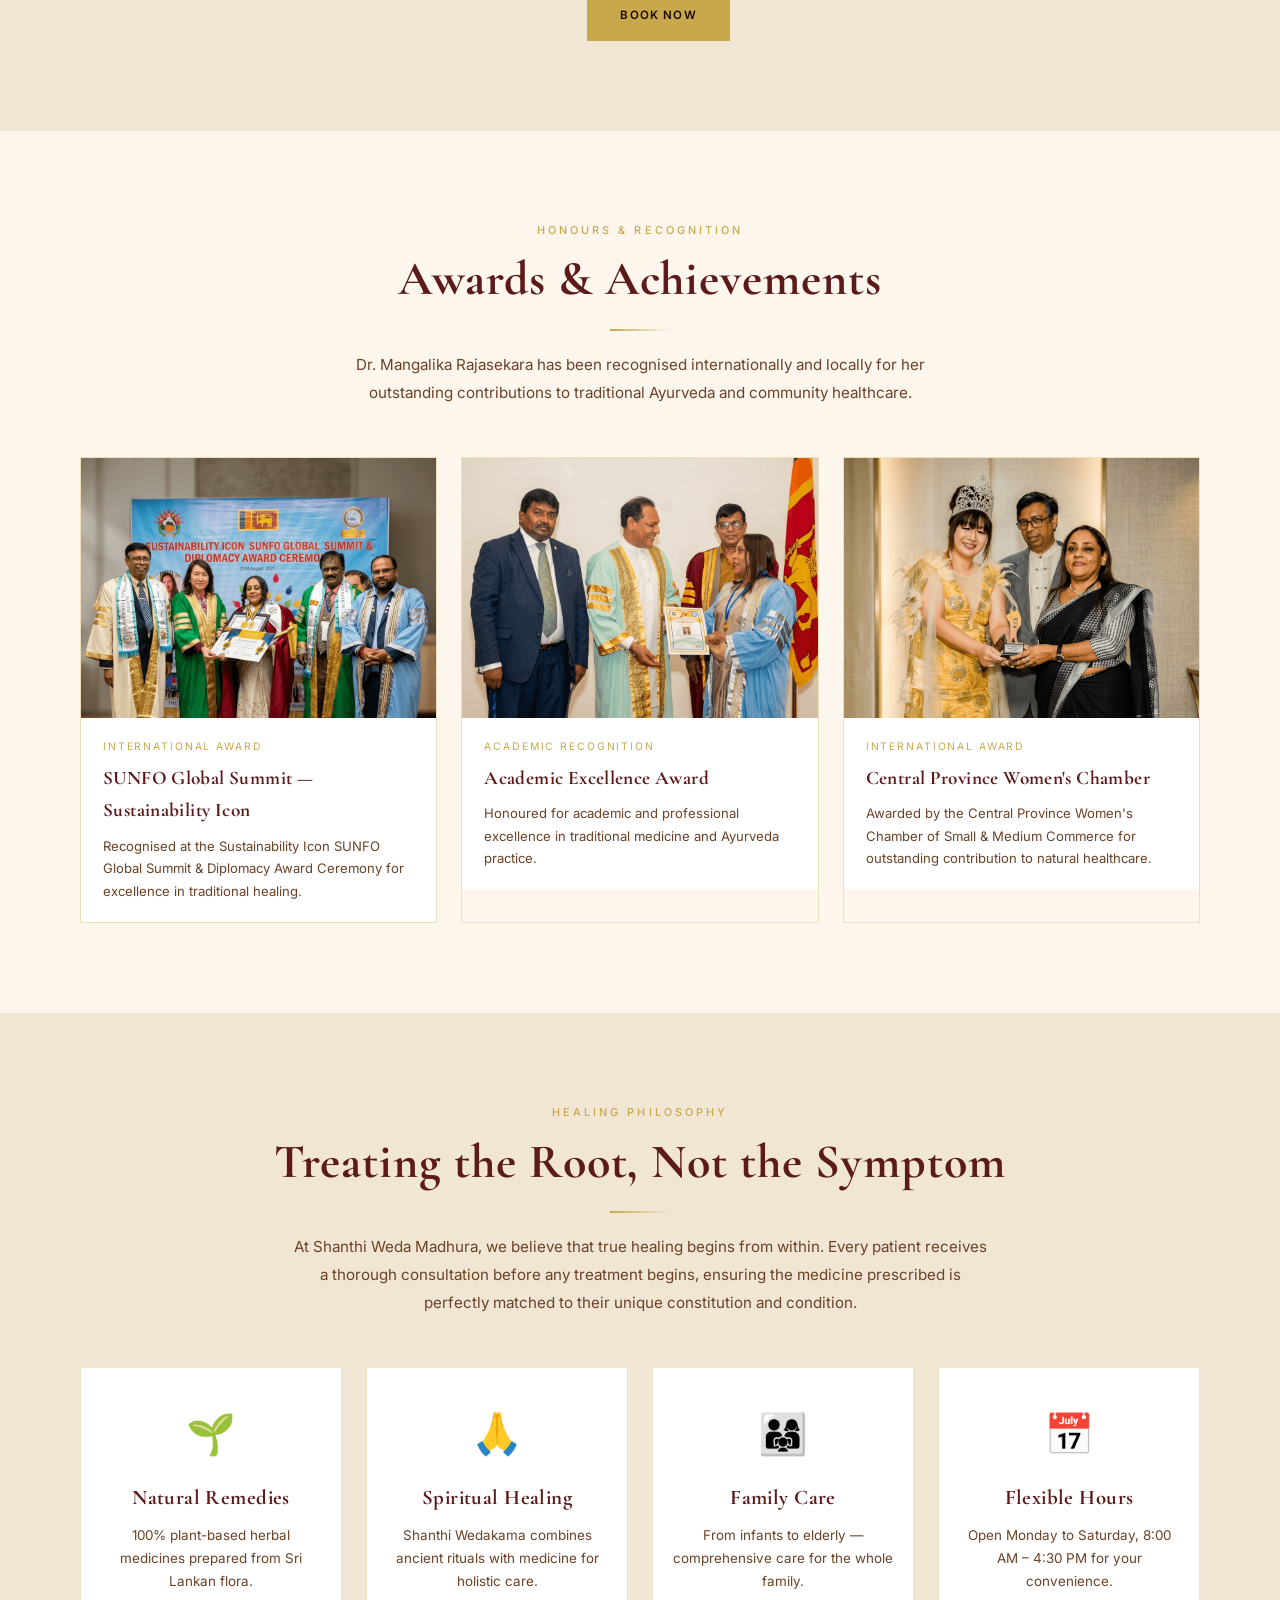
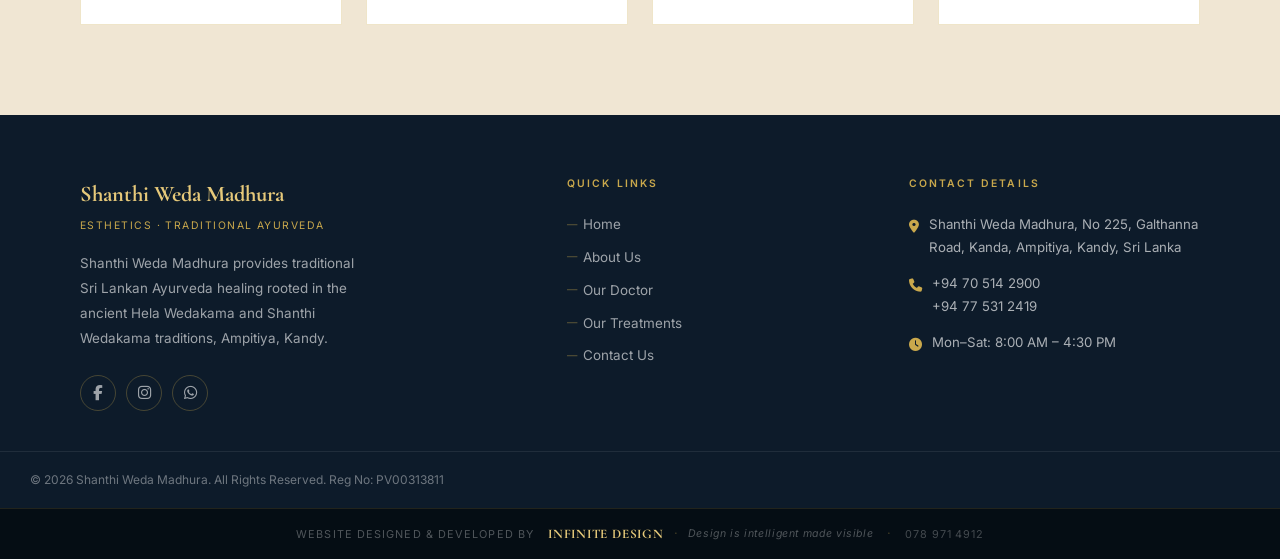
<file: doctor.html>
<!DOCTYPE html>
<html lang="en">
<head>
  <meta charset="UTF-8">
  <meta name="viewport" content="width=device-width, initial-scale=1.0, viewport-fit=cover">
  <title>Our Doctor — Dr. Mangalika Rajasekara | Shanthi Weda Madhura Ayurveda</title>
  <meta name="description" content="Dr. Mangalika Rajasekara — Licensed traditional Ayurveda physician, specialist in Hela Wedakama and Shanthi Wedakama. Ampitiya, Kandy.">
  <link rel="icon" type="image/png" href="images/logo.png">
  <link rel="preconnect" href="https://fonts.googleapis.com">
  <link rel="preconnect" href="https://fonts.gstatic.com" crossorigin>
  <link rel="stylesheet" href="https://cdnjs.cloudflare.com/ajax/libs/font-awesome/6.5.0/css/all.min.css">
  <link rel="stylesheet" href="css/style.css">
</head>
<body>

<div id="announcement-banner">
  <span class="banner-icon">🛡</span>
  <span data-i18n="banner-text"><span class="creative-font">Shanthi Weda Madhura</span> — Traditional Sri Lankan Ayurveda Healing</span>
  <button id="close-banner">✕</button>
</div>

<header id="site-header">
  <a href="index.html" class="logo-wrap">
    <img src="images/logo.png" alt="Shanthi Weda Madhura Logo" class="main-logo">
    <div class="logo-text-wrap">
      <div class="logo-name">Shanthi Weda Madhura</div>
      <div class="logo-sub">Traditional Ayurveda · Kandy</div>
    </div>
  </a>
  <div class="header-right">
    <div class="lang-switcher">
      <button class="lang-btn active" data-lang="en">EN</button>
      <button class="lang-btn" data-lang="si">සිං</button>
      <button class="lang-btn" data-lang="ta">தமி</button>
    </div>
    <button id="menu-btn"><span class="menu-bars"><i class="fa-solid fa-bars"></i></span> <span data-i18n="menu-label">Menu</span></button>
    <button id="book-btn" data-i18n="book-now">Book Now</button>
  </div>
</header>

<div id="nav-overlay">
  <div id="nav-backdrop"></div>
  <nav id="nav-panel">
    <div class="nav-header">
      <span class="nav-logo-text">Shanthi Weda Madhura</span>
      <button id="close-nav">✕</button>
    </div>
    <div class="nav-search"><input type="text" placeholder="Type to search..."></div>
    <ul class="nav-links">
      <li><a href="index.html"      data-i18n="nav-home">Home</a></li>
      <li><a href="about.html"      data-i18n="nav-about">About Us</a></li>
      <li><a href="doctor.html"     class="active" data-i18n="nav-doctor">Our Doctor</a></li>
      <li><a href="treatments.html" data-i18n="nav-treatments">Our Treatments</a></li>
      <li><a href="index.html#packages"     data-i18n="nav-packages">Our Packages</a></li>
      <li><a href="index.html#gallery"      data-i18n="nav-gallery">Gallery</a></li>
      <li><a href="index.html#testimonials" data-i18n="nav-testimonials">Testimonials</a></li>
      <li><a href="contact.html"    data-i18n="nav-contact">Contact Us</a></li>
    </ul>
  </nav>
</div>

<!-- Page Hero -->
<div class="page-hero">
  <div class="page-hero-bg" style="background-image:url('images/dr_profile_real.jpg');background-position:center top;"></div>
  <div class="page-hero-overlay"></div>
  <div class="page-hero-content">
    <h1 class="page-hero-title" data-i18n="nav-doctor">Our Doctor</h1>
    <div class="breadcrumb">Home <span>›</span> <span data-i18n="nav-doctor">Our Doctor</span></div>
  </div>
</div>

<!-- Doctor Section -->
<section id="doctor" class="section">
  <div class="container">
    <div class="doctor-grid">
      <div class="doctor-img-wrap reveal">
        <div class="doctor-img-frame">
          <img src="images/dr_profile_real.jpg" alt="Dr. Mangalika Rajasekara — Traditional Ayurveda Physician">
        </div>
        <div class="doctor-badge">
          <div class="doctor-badge-num" data-i18n="doc-years-num">20+</div>
          <div class="doctor-badge-text" data-i18n="doc-years-text">Years of Healing</div>
        </div>
      </div>
      <div class="doctor-info reveal reveal-delay-2">
        <p class="doctor-title" data-i18n="doc-eyebrow">Our Doctor</p>
        <h2 class="doctor-name" data-i18n="doc-title">Dr. Mangalika Rajasekara</h2>
        <p class="doctor-specialty">Hela Wedakama &amp; Shanthi Wedakama Practitioner</p>
        <div class="doctor-reg">
          <span class="reg-badge">Dip. Indigenous Medicine</span>
          <span class="reg-badge">Dept. of Ayurveda, Sri Lanka</span>
          <span class="reg-badge">Reg: 08/12/kP/kd/107</span>
          <span class="reg-badge">JP — Kandy District</span>
        </div>
        <p class="doctor-bio">Dr. Mangalika Rajasekara is a licensed and registered traditional Hela Wedakama and Shanthi Wedakama physician based in Ampitiya, Kandy, Sri Lanka. She holds a <strong>Diploma in Indigenous Medicine</strong> awarded by the <strong>Department of Ayurveda, Sri Lanka</strong> — the official government body regulating all traditional medicine under the Ayurveda Act. She is officially registered as a medical practitioner under registration number <strong>08/12/kP/kd/107</strong>.</p>
        <p class="doctor-bio" style="margin-top:12px;">With over <strong>20 years of clinical experience</strong>, Dr. Rajasekara is one of the rare practitioners formally trained in both Hela Wedakama — Sri Lanka's ancient indigenous medicine — and Shanthi Wedakama, the sacred spiritual healing branch. She personally prepares every herbal medicine at the clinic using freshly sourced Sri Lankan medicinal plants, with no artificial additives, chemicals, or preservatives.</p>
        <p class="doctor-bio" style="margin-top:12px;">Recognised internationally at the <strong>SUNFO Global Summit &amp; Diplomacy Award Ceremony</strong> as a Sustainability Icon, and honoured by the <strong>Central Province Women's Chamber of Small &amp; Medium Commerce</strong>, she is also a <strong>Justice of the Peace (JP)</strong> for the Kandy District — a civic honour awarded by the Sri Lankan government for outstanding community service.</p>
        <div class="doctor-specialties" style="margin-top:24px;">
          <p class="ds-title">Qualifications &amp; Specialisations</p>
          <ul class="ds-list">
            <li>Diploma in Indigenous Medicine — Department of Ayurveda, Sri Lanka</li>
            <li>Hela Wedakama (හෙළ වෙදකම) — Traditional Sri Lankan Indigenous Medicine</li>
            <li>Shanthi Wedakama (ශාන්ති වෙදකම) — Spiritual &amp; Ritual Healing</li>
            <li>Chronic &amp; Degenerative Disease Management (Arthritis, Diabetes, Cardiovascular)</li>
            <li>Neurological Conditions (Hemiplegia, Paralysis, Nerve Disorders)</li>
            <li>ENT &amp; Respiratory Disorders (Sinusitis, Chronic Cough)</li>
            <li>Paediatric &amp; Geriatric Ayurvedic Care</li>
            <li>In-house Personalised Herbal Medicine Formulation &amp; Preparation</li>
            <li>Justice of the Peace (JP) — Kandy District, Sri Lanka</li>
          </ul>
        </div>
        <a href="contact.html" class="btn-solid" style="display:inline-block;margin-top:28px;padding:14px 32px;" data-i18n="book-now">Book Now</a>
      </div>
    </div>
  </div>
</section>

<!-- Awards & Recognition Section -->
<section class="section">
  <div class="container">
    <div class="text-center reveal">
      <p class="section-eyebrow">Honours &amp; Recognition</p>
      <h2 class="section-title">Awards &amp; Achievements</h2>
      <div class="divider"></div>
      <p class="section-desc" style="margin:0 auto 50px;">Dr. Mangalika Rajasekara has been recognised internationally and locally for her outstanding contributions to traditional Ayurveda and community healthcare.</p>
    </div>
    <div style="display:grid;grid-template-columns:repeat(auto-fit,minmax(300px,1fr));gap:24px;">
      <div class="reveal reveal-delay-1" style="overflow:hidden;border:1px solid var(--border);">
        <img src="images/award_sunfo_enhanced.png" alt="SUNFO Global Summit Sustainability Icon Award" style="width:100%;height:260px;object-fit:cover;object-position:center top;">
        <div style="padding:20px 22px;background:var(--white);">
          <p style="font-size:0.65rem;letter-spacing:0.18em;text-transform:uppercase;color:var(--gold);margin-bottom:6px;">International Award</p>
          <h3 style="font-family:'Cormorant Garamond',serif;color:var(--maroon);font-size:1.2rem;margin-bottom:8px;">SUNFO Global Summit — Sustainability Icon</h3>
          <p style="font-size:0.82rem;color:var(--text-mid);">Recognised at the Sustainability Icon SUNFO Global Summit &amp; Diplomacy Award Ceremony for excellence in traditional healing.</p>
        </div>
      </div>
      <div class="reveal reveal-delay-2" style="overflow:hidden;border:1px solid var(--border);">
        <img src="images/award_graduation.png" alt="Dr. Mangalika receiving academic award" style="width:100%;height:260px;object-fit:cover;object-position:center top;">
        <div style="padding:20px 22px;background:var(--white);">
          <p style="font-size:0.65rem;letter-spacing:0.18em;text-transform:uppercase;color:var(--gold);margin-bottom:6px;">Academic Recognition</p>
          <h3 style="font-family:'Cormorant Garamond',serif;color:var(--maroon);font-size:1.2rem;margin-bottom:8px;">Academic Excellence Award</h3>
          <p style="font-size:0.82rem;color:var(--text-mid);">Honoured for academic and professional excellence in traditional medicine and Ayurveda practice.</p>
        </div>
      </div>
      <div class="reveal reveal-delay-3" style="overflow:hidden;border:1px solid var(--border);">
        <img src="images/award_international.png" alt="International Women's Chamber of Commerce Award" style="width:100%;height:260px;object-fit:cover;object-position:center top;">
        <div style="padding:20px 22px;background:var(--white);">
          <p style="font-size:0.65rem;letter-spacing:0.18em;text-transform:uppercase;color:var(--gold);margin-bottom:6px;">International Award</p>
          <h3 style="font-family:'Cormorant Garamond',serif;color:var(--maroon);font-size:1.2rem;margin-bottom:8px;">Central Province Women's Chamber</h3>
          <p style="font-size:0.82rem;color:var(--text-mid);">Awarded by the Central Province Women's Chamber of Small &amp; Medium Commerce for outstanding contribution to natural healthcare.</p>
        </div>
      </div>
    </div>
  </div>
</section>

<!-- Philosophy Section -->
<section class="section section-alt">
  <div class="container text-center">
    <p class="section-eyebrow">Healing Philosophy</p>
    <h2 class="section-title">Treating the Root, Not the Symptom</h2>
    <div class="divider"></div>
    <p class="section-desc" style="margin:0 auto 50px;max-width:700px;">At Shanthi Weda Madhura, we believe that true healing begins from within. Every patient receives a thorough consultation before any treatment begins, ensuring the medicine prescribed is perfectly matched to their unique constitution and condition.</p>
    <div style="display:grid;grid-template-columns:repeat(auto-fit,minmax(200px,1fr));gap:24px;">
      <div style="padding:32px 20px;background:var(--white);border:1px solid var(--border);" class="reveal reveal-delay-1">
        <div style="font-size:2.5rem;margin-bottom:12px;">🌱</div>
        <h3 style="color:var(--maroon);font-family:'Cormorant Garamond',serif;font-size:1.3rem;margin-bottom:8px;">Natural Remedies</h3>
        <p style="font-size:0.84rem;color:var(--text-mid);">100% plant-based herbal medicines prepared from Sri Lankan flora.</p>
      </div>
      <div style="padding:32px 20px;background:var(--white);border:1px solid var(--border);" class="reveal reveal-delay-2">
        <div style="font-size:2.5rem;margin-bottom:12px;">🙏</div>
        <h3 style="color:var(--maroon);font-family:'Cormorant Garamond',serif;font-size:1.3rem;margin-bottom:8px;">Spiritual Healing</h3>
        <p style="font-size:0.84rem;color:var(--text-mid);">Shanthi Wedakama combines ancient rituals with medicine for holistic care.</p>
      </div>
      <div style="padding:32px 20px;background:var(--white);border:1px solid var(--border);" class="reveal reveal-delay-3">
        <div style="font-size:2.5rem;margin-bottom:12px;">👨‍👩‍👧</div>
        <h3 style="color:var(--maroon);font-family:'Cormorant Garamond',serif;font-size:1.3rem;margin-bottom:8px;">Family Care</h3>
        <p style="font-size:0.84rem;color:var(--text-mid);">From infants to elderly — comprehensive care for the whole family.</p>
      </div>
      <div style="padding:32px 20px;background:var(--white);border:1px solid var(--border);" class="reveal reveal-delay-4">
        <div style="font-size:2.5rem;margin-bottom:12px;">📅</div>
        <h3 style="color:var(--maroon);font-family:'Cormorant Garamond',serif;font-size:1.3rem;margin-bottom:8px;">Flexible Hours</h3>
        <p style="font-size:0.84rem;color:var(--text-mid);">Open Monday to Saturday, 8:00 AM – 4:30 PM for your convenience.</p>
      </div>
    </div>
  </div>
</section>

<footer id="site-footer">
  <div class="footer-top">
    <div class="footer-brand">
      <div class="footer-logo-name">Shanthi Weda Madhura</div>
      <div class="footer-logo-sub">esthetics · Traditional Ayurveda</div>
      <p data-i18n="footer-desc">Traditional Sri Lankan Ayurveda healing — Ampitiya, Kandy.</p>
      <div class="footer-social">
        <a href="#" class="soc-btn"><i class="fa-brands fa-facebook-f"></i></a>
        <a href="#" class="soc-btn"><i class="fa-brands fa-instagram"></i></a>
        <a href="https://wa.me/94705142900" class="soc-btn"><i class="fa-brands fa-whatsapp"></i></a>
      </div>
    </div>
    <div>
      <p class="footer-col-title" data-i18n="footer-links-title">Quick Links</p>
      <ul class="footer-links">
        <li><a href="index.html" data-i18n="nav-home">Home</a></li>
        <li><a href="about.html" data-i18n="nav-about">About Us</a></li>
        <li><a href="doctor.html" data-i18n="nav-doctor">Our Doctor</a></li>
        <li><a href="treatments.html" data-i18n="nav-treatments">Our Treatments</a></li>
        <li><a href="contact.html" data-i18n="nav-contact">Contact Us</a></li>
      </ul>
    </div>
    <div>
      <p class="footer-col-title" data-i18n="footer-contact-title">Contact Details</p>
      <div class="footer-contact-item"><span class="fci-icon"><i class="fa-solid fa-location-dot"></i></span><span data-i18n="ci1-value">Shanthi Weda Madhura, No 225, Galthanna Road, Kanda, Ampitiya, Kandy, Sri Lanka</span></div>
      <div class="footer-contact-item"><span class="fci-icon"><i class="fa-solid fa-phone"></i></span><span>+94 70 514 2900<br>+94 77 531 2419</span></div>
      <div class="footer-contact-item"><span class="fci-icon"><i class="fa-solid fa-clock"></i></span><span>Mon–Sat: 8:00 AM – 4:30 PM</span></div>
    </div>
  </div>
  <div class="footer-bottom">
    <span data-i18n="footer-copy">© 2026 Shanthi Weda Madhura. All Rights Reserved.</span>
  </div>
</footer>
<div id="design-credit">
  <span class="dc-made">Website Designed &amp; Developed by</span>
  <a href="https://web.facebook.com/profile.php?id=100082101311247" target="_blank" rel="noopener" class="dc-brand">
    <span class="dc-logo">INFINITE DESIGN</span>
    <span class="dc-sep">·</span>
    <span class="dc-tagline">Design is intelligent made visible</span>
  </a>
  <span class="dc-sep">·</span>
  <span class="dc-phone">078 971 4912</span>
</div>

<a id="whatsapp-float" href="https://wa.me/94705142900" target="_blank"><i class="fa-brands fa-whatsapp"></i></a>
<script src="js/main.js"></script>
</body>
</html>
</file>
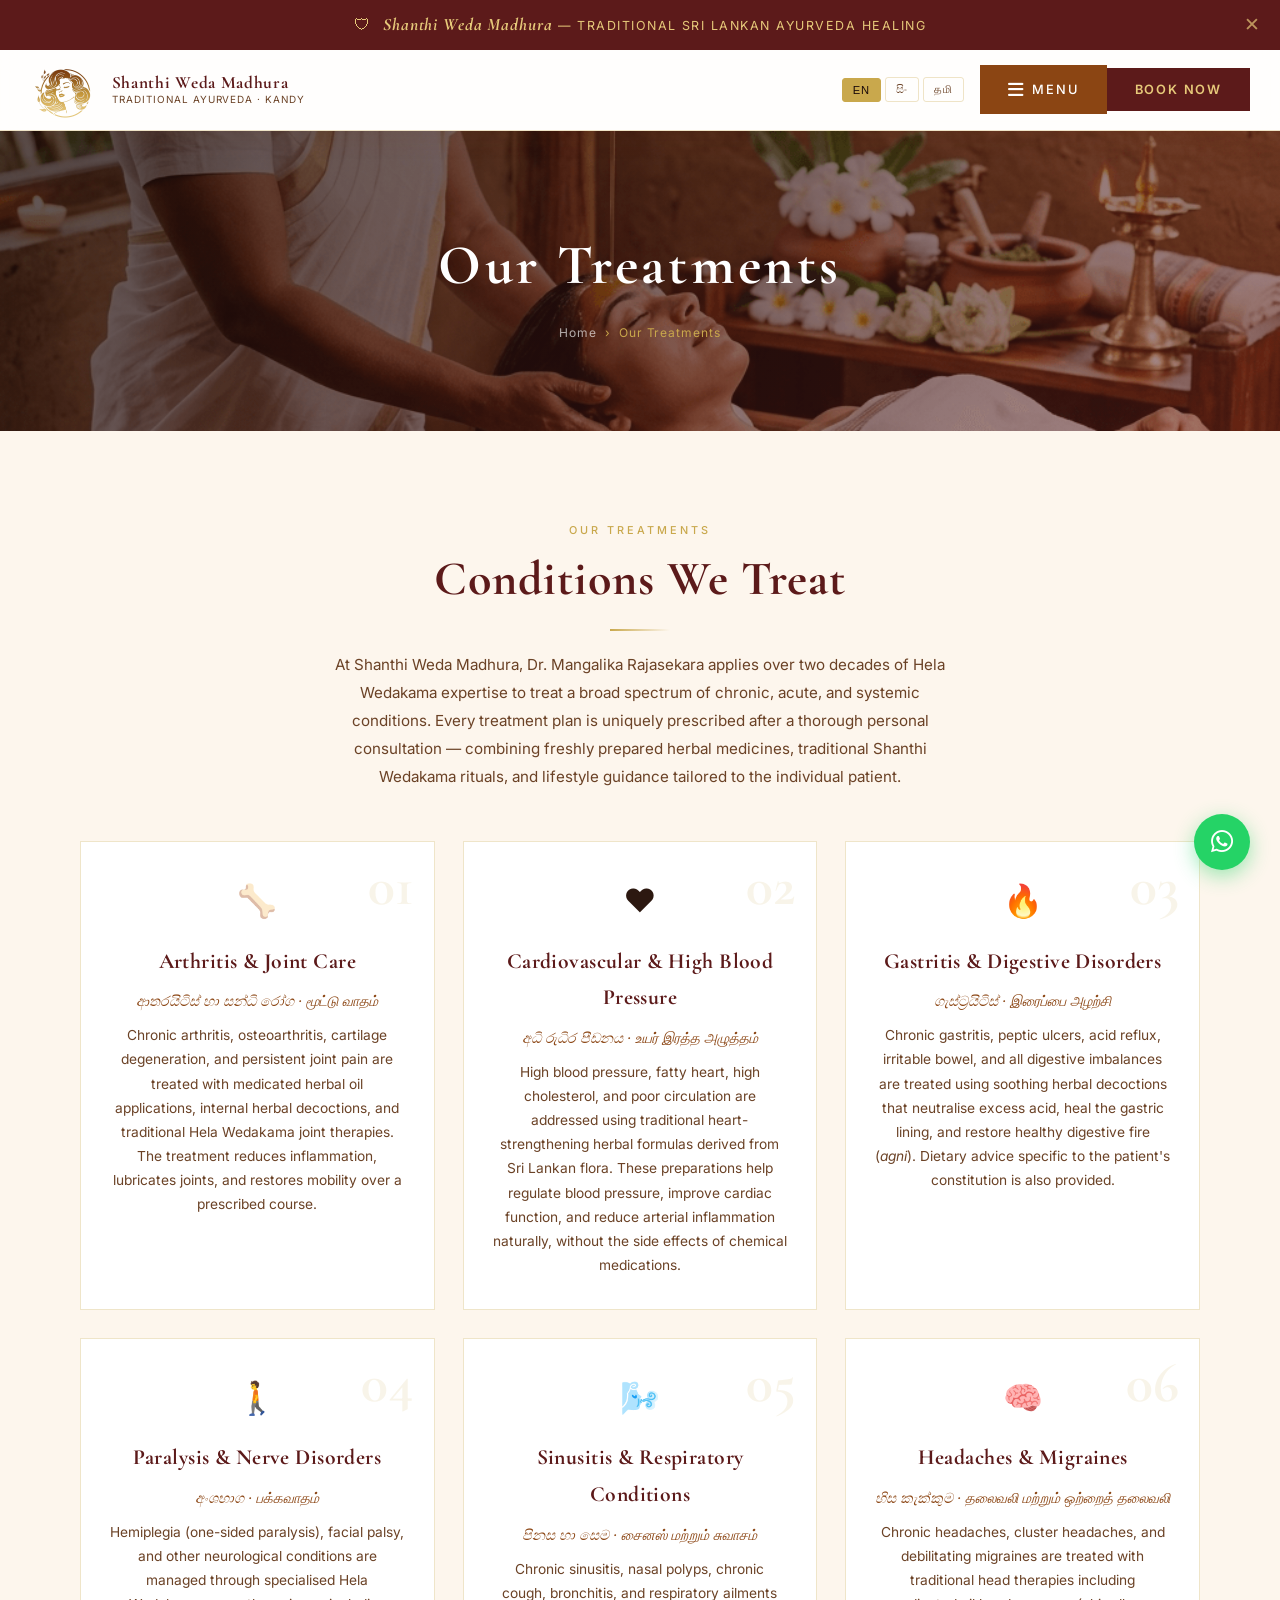
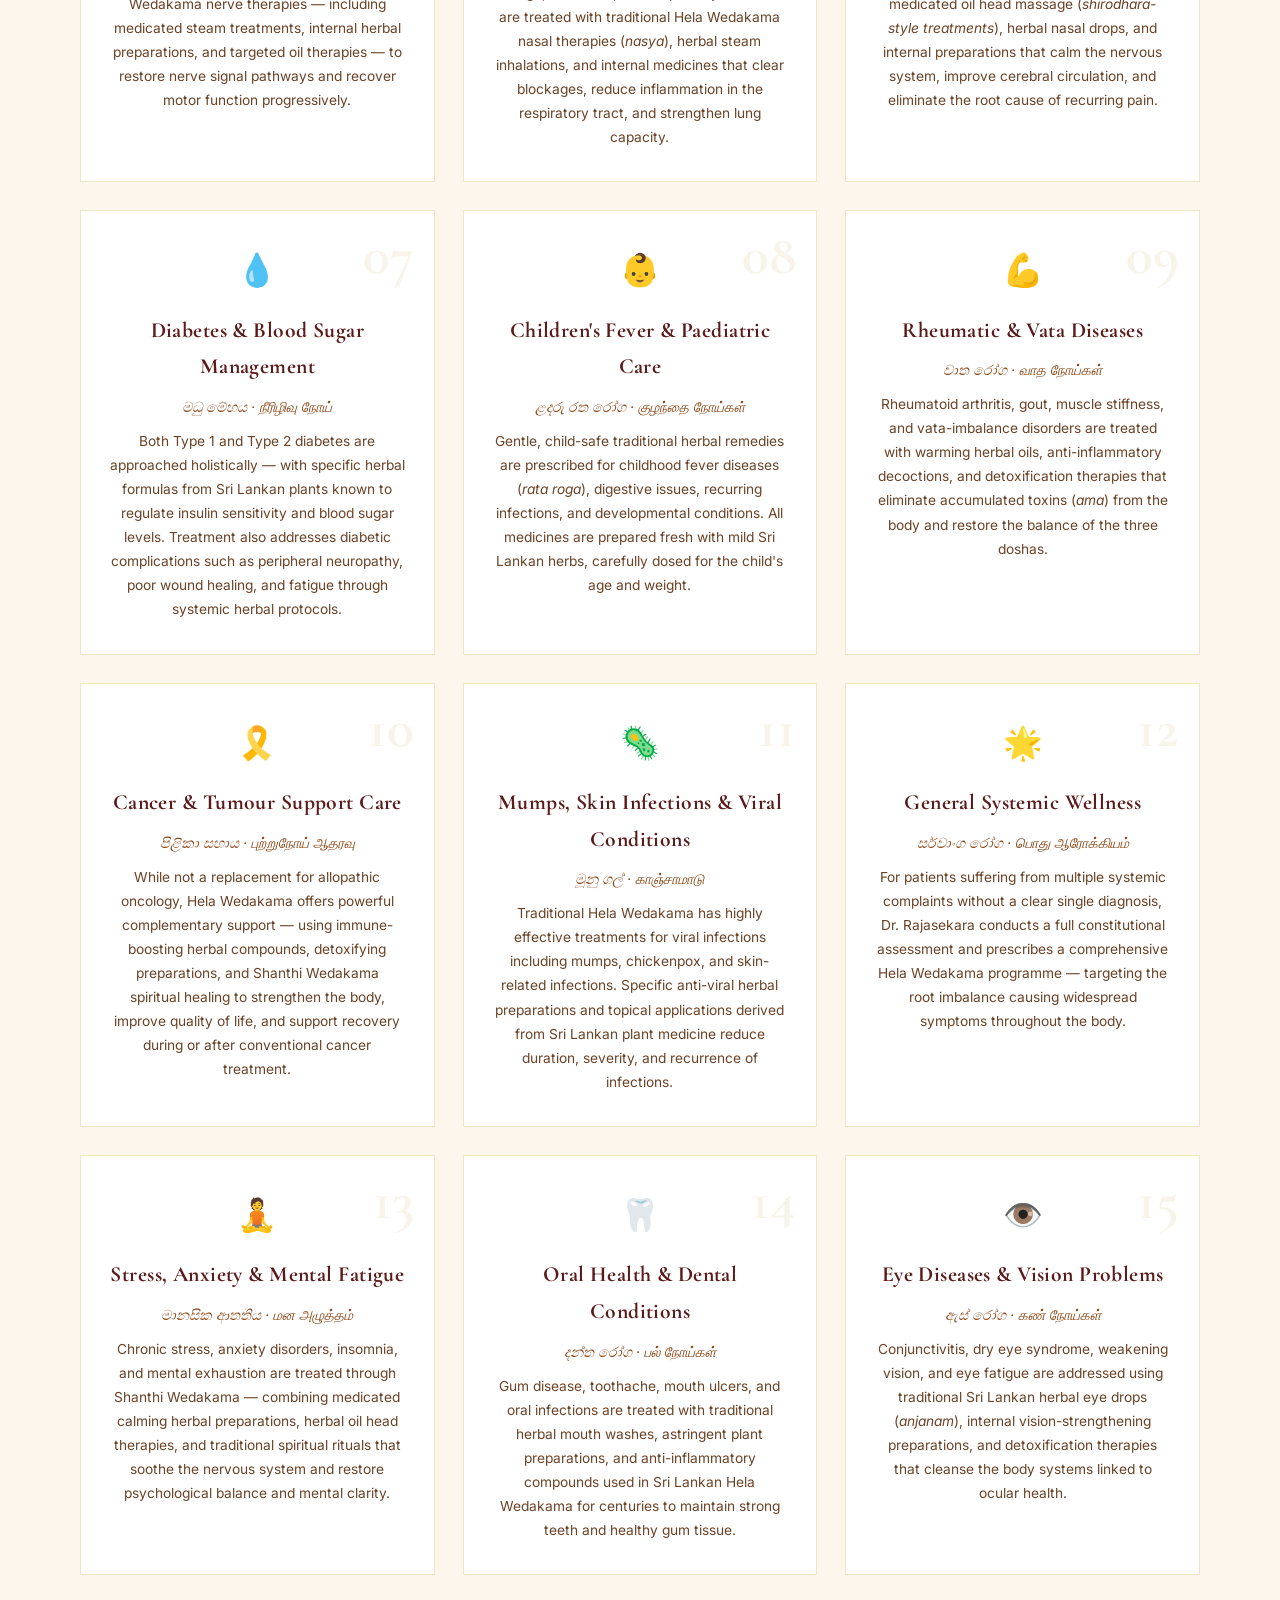
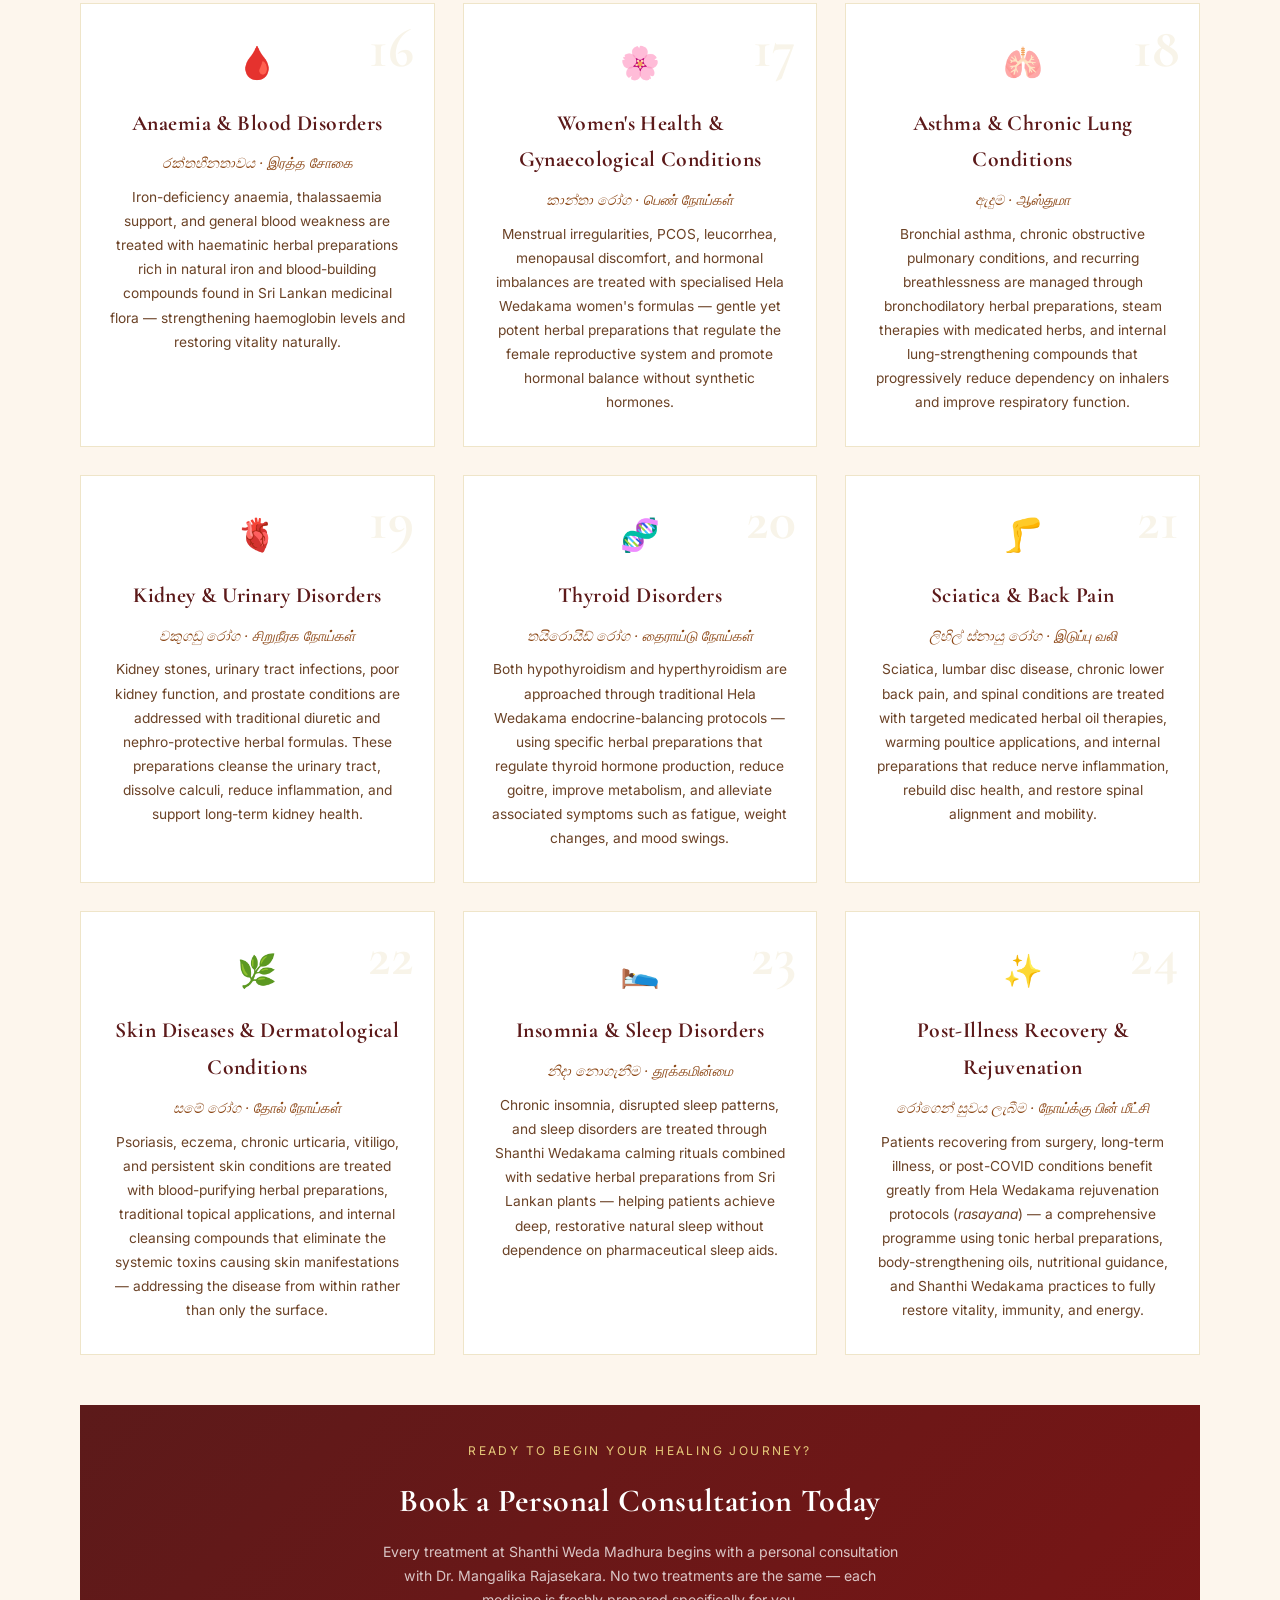
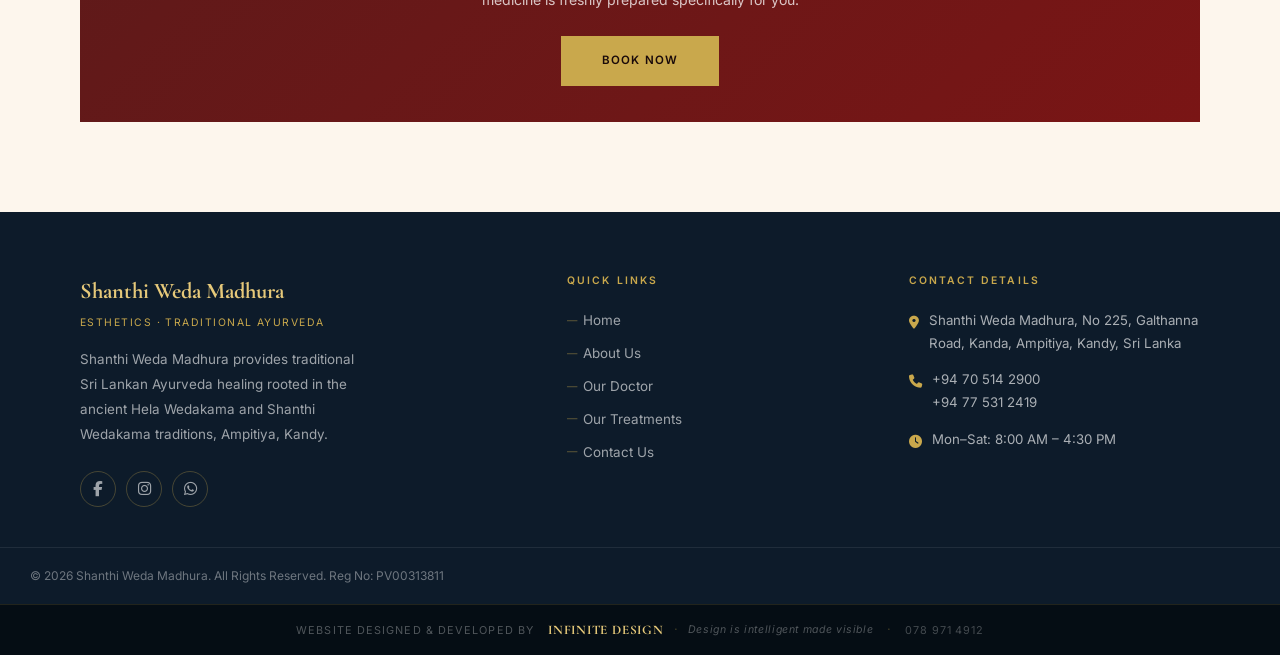
<file: treatments.html>
<!DOCTYPE html>
<html lang="en">
<head>
  <meta charset="UTF-8">
  <meta name="viewport" content="width=device-width, initial-scale=1.0, viewport-fit=cover">
  <title>Our Treatments — Shanthi Weda Madhura Ayurveda | Kandy Sri Lanka</title>
  <meta name="description" content="Explore all treatments offered at Shanthi Weda Madhura — arthritis, diabetes, high blood pressure, sinusitis, paralysis, gastritis and more using traditional Hela Wedakama.">
  <link rel="icon" type="image/png" href="images/logo.png">
  <link rel="preconnect" href="https://fonts.googleapis.com">
  <link rel="stylesheet" href="https://cdnjs.cloudflare.com/ajax/libs/font-awesome/6.5.0/css/all.min.css">
  <link rel="stylesheet" href="css/style.css">
  <style>
    .all-treatments-grid {
      display: grid;
      grid-template-columns: repeat(auto-fit, minmax(300px, 1fr));
      gap: 28px; margin-top: 50px;
    }
    .atc {
      background: var(--white);
      border: 1px solid var(--border);
      padding: 32px 28px;
      position: relative; overflow: hidden;
      transition: var(--transition);
    }
    .atc:hover { transform: translateY(-6px); box-shadow: var(--shadow); border-color: var(--gold); }
    .atc-num {
      position: absolute; top: 16px; right: 20px;
      font-family: 'Cormorant Garamond', serif;
      font-size: 3.5rem; color: rgba(201,168,76,0.12);
      font-weight: 700; line-height: 1;
    }
    .atc-icon { font-size: 2rem; margin-bottom: 14px; }
    .atc-name {
      font-family: 'Cormorant Garamond', serif;
      font-size: 1.35rem; color: var(--maroon);
      margin-bottom: 10px;
    }
    .atc-name-si, .atc-name-ta {
      font-size: 0.88rem; color: var(--brown); margin-bottom: 10px; font-style: italic;
    }
    .atc-desc { font-size: 0.86rem; color: var(--text-mid); line-height: 1.75; }
  </style>
</head>
<body>

<div id="announcement-banner">
  <span class="banner-icon">🛡</span>
  <span data-i18n="banner-text"><span class="creative-font">Shanthi Weda Madhura</span> — Traditional Sri Lankan Ayurveda Healing</span>
  <button id="close-banner">✕</button>
</div>

<header id="site-header">
  <a href="index.html" class="logo-wrap">
    <img src="images/logo.png" alt="Shanthi Weda Madhura Logo" class="main-logo">
    <div class="logo-text-wrap">
      <div class="logo-name">Shanthi Weda Madhura</div>
      <div class="logo-sub">Traditional Ayurveda · Kandy</div>
    </div>
  </a>
  <div class="header-right">
    <div class="lang-switcher">
      <button class="lang-btn active" data-lang="en">EN</button>
      <button class="lang-btn" data-lang="si">සිං</button>
      <button class="lang-btn" data-lang="ta">தமி</button>
    </div>
    <button id="menu-btn"><span class="menu-bars"><i class="fa-solid fa-bars"></i></span> <span data-i18n="menu-label">Menu</span></button>
    <button id="book-btn" data-i18n="book-now">Book Now</button>
  </div>
</header>

<div id="nav-overlay">
  <div id="nav-backdrop"></div>
  <nav id="nav-panel">
    <div class="nav-header">
      <span class="nav-logo-text">Shanthi Weda Madhura</span>
      <button id="close-nav">✕</button>
    </div>
    <div class="nav-search"><input type="text" placeholder="Type to search..."></div>
    <ul class="nav-links">
      <li><a href="index.html" data-i18n="nav-home">Home</a></li>
      <li><a href="about.html" data-i18n="nav-about">About Us</a></li>
      <li><a href="doctor.html" data-i18n="nav-doctor">Our Doctor</a></li>
      <li><a href="treatments.html" class="active" data-i18n="nav-treatments">Our Treatments</a></li>
      <li><a href="index.html#packages" data-i18n="nav-packages">Our Packages</a></li>
      <li><a href="index.html#gallery" data-i18n="nav-gallery">Gallery</a></li>
      <li><a href="index.html#testimonials" data-i18n="nav-testimonials">Testimonials</a></li>
      <li><a href="contact.html" data-i18n="nav-contact">Contact Us</a></li>
    </ul>
  </nav>
</div>

<!-- Page Hero -->
<div class="page-hero">
  <div class="page-hero-bg" style="background-image:url('images/treatment_therapy.png');"></div>
  <div class="page-hero-overlay"></div>
  <div class="page-hero-content">
    <h1 class="page-hero-title" data-i18n="nav-treatments">Our Treatments</h1>
    <div class="breadcrumb">Home <span>›</span> <span data-i18n="nav-treatments">Our Treatments</span></div>
  </div>
</div>

<!-- Intro -->
<section class="section">
  <div class="container text-center">
    <p class="section-eyebrow" data-i18n="treat-eyebrow">Our Treatments</p>
    <h2 class="section-title" data-i18n="treat-title">Conditions We Treat</h2>
    <div class="divider"></div>
    <p class="section-desc" style="margin:0 auto 12px;">At Shanthi Weda Madhura, Dr. Mangalika Rajasekara applies over two decades of Hela Wedakama expertise to treat a broad spectrum of chronic, acute, and systemic conditions. Every treatment plan is uniquely prescribed after a thorough personal consultation — combining freshly prepared herbal medicines, traditional Shanthi Wedakama rituals, and lifestyle guidance tailored to the individual patient.</p>

    <div class="all-treatments-grid">

      <div class="atc reveal reveal-delay-1">
        <span class="atc-num">01</span>
        <div class="atc-icon">🦴</div>
        <h3 class="atc-name">Arthritis &amp; Joint Care</h3>
        <p class="atc-name-si">ආතරයිටිස් හා සන්ධි රෝග · மூட்டு வாதம்</p>
        <p class="atc-desc">Chronic arthritis, osteoarthritis, cartilage degeneration, and persistent joint pain are treated with medicated herbal oil applications, internal herbal decoctions, and traditional Hela Wedakama joint therapies. The treatment reduces inflammation, lubricates joints, and restores mobility over a prescribed course.</p>
      </div>

      <div class="atc reveal reveal-delay-2">
        <span class="atc-num">02</span>
        <div class="atc-icon">❤️</div>
        <h3 class="atc-name">Cardiovascular &amp; High Blood Pressure</h3>
        <p class="atc-name-si">අධි රුධිර පීඩනය · உயர் இரத்த அழுத்தம்</p>
        <p class="atc-desc">High blood pressure, fatty heart, high cholesterol, and poor circulation are addressed using traditional heart-strengthening herbal formulas derived from Sri Lankan flora. These preparations help regulate blood pressure, improve cardiac function, and reduce arterial inflammation naturally, without the side effects of chemical medications.</p>
      </div>

      <div class="atc reveal reveal-delay-3">
        <span class="atc-num">03</span>
        <div class="atc-icon">🔥</div>
        <h3 class="atc-name">Gastritis &amp; Digestive Disorders</h3>
        <p class="atc-name-si">ගැස්ට්‍රයිටිස් · இரைப்பை அழற்சி</p>
        <p class="atc-desc">Chronic gastritis, peptic ulcers, acid reflux, irritable bowel, and all digestive imbalances are treated using soothing herbal decoctions that neutralise excess acid, heal the gastric lining, and restore healthy digestive fire (<em>agni</em>). Dietary advice specific to the patient's constitution is also provided.</p>
      </div>

      <div class="atc reveal reveal-delay-1">
        <span class="atc-num">04</span>
        <div class="atc-icon">🚶</div>
        <h3 class="atc-name">Paralysis &amp; Nerve Disorders</h3>
        <p class="atc-name-si">අංශභාග · பக்கவாதம்</p>
        <p class="atc-desc">Hemiplegia (one-sided paralysis), facial palsy, and other neurological conditions are managed through specialised Hela Wedakama nerve therapies — including medicated steam treatments, internal herbal preparations, and targeted oil therapies — to restore nerve signal pathways and recover motor function progressively.</p>
      </div>

      <div class="atc reveal reveal-delay-2">
        <span class="atc-num">05</span>
        <div class="atc-icon">🌬️</div>
        <h3 class="atc-name">Sinusitis &amp; Respiratory Conditions</h3>
        <p class="atc-name-si">පිනස හා සෙම · சைனஸ் மற்றும் சுவாசம்</p>
        <p class="atc-desc">Chronic sinusitis, nasal polyps, chronic cough, bronchitis, and respiratory ailments are treated with traditional Hela Wedakama nasal therapies (<em>nasya</em>), herbal steam inhalations, and internal medicines that clear blockages, reduce inflammation in the respiratory tract, and strengthen lung capacity.</p>
      </div>

      <div class="atc reveal reveal-delay-3">
        <span class="atc-num">06</span>
        <div class="atc-icon">🧠</div>
        <h3 class="atc-name">Headaches &amp; Migraines</h3>
        <p class="atc-name-si">හිස කැක්කුම · தலைவலி மற்றும் ஒற்றைத் தலைவலி</p>
        <p class="atc-desc">Chronic headaches, cluster headaches, and debilitating migraines are treated with traditional head therapies including medicated oil head massage (<em>shirodhara-style treatments</em>), herbal nasal drops, and internal preparations that calm the nervous system, improve cerebral circulation, and eliminate the root cause of recurring pain.</p>
      </div>

      <div class="atc reveal reveal-delay-1">
        <span class="atc-num">07</span>
        <div class="atc-icon">💧</div>
        <h3 class="atc-name">Diabetes &amp; Blood Sugar Management</h3>
        <p class="atc-name-si">මධු මේහය · நீரிழிவு நோய்</p>
        <p class="atc-desc">Both Type 1 and Type 2 diabetes are approached holistically — with specific herbal formulas from Sri Lankan plants known to regulate insulin sensitivity and blood sugar levels. Treatment also addresses diabetic complications such as peripheral neuropathy, poor wound healing, and fatigue through systemic herbal protocols.</p>
      </div>

      <div class="atc reveal reveal-delay-2">
        <span class="atc-num">08</span>
        <div class="atc-icon">👶</div>
        <h3 class="atc-name">Children's Fever &amp; Paediatric Care</h3>
        <p class="atc-name-si">ළදරු රත රෝග · குழந்தை நோய்கள்</p>
        <p class="atc-desc">Gentle, child-safe traditional herbal remedies are prescribed for childhood fever diseases (<em>rata roga</em>), digestive issues, recurring infections, and developmental conditions. All medicines are prepared fresh with mild Sri Lankan herbs, carefully dosed for the child's age and weight.</p>
      </div>

      <div class="atc reveal reveal-delay-3">
        <span class="atc-num">09</span>
        <div class="atc-icon">💪</div>
        <h3 class="atc-name">Rheumatic &amp; Vata Diseases</h3>
        <p class="atc-name-si">වාත රෝග · வாத நோய்கள்</p>
        <p class="atc-desc">Rheumatoid arthritis, gout, muscle stiffness, and vata-imbalance disorders are treated with warming herbal oils, anti-inflammatory decoctions, and detoxification therapies that eliminate accumulated toxins (<em>ama</em>) from the body and restore the balance of the three doshas.</p>
      </div>

      <div class="atc reveal reveal-delay-1">
        <span class="atc-num">10</span>
        <div class="atc-icon">🎗️</div>
        <h3 class="atc-name">Cancer &amp; Tumour Support Care</h3>
        <p class="atc-name-si">පිළිකා සහාය · புற்றுநோய் ஆதரவு</p>
        <p class="atc-desc">While not a replacement for allopathic oncology, Hela Wedakama offers powerful complementary support — using immune-boosting herbal compounds, detoxifying preparations, and Shanthi Wedakama spiritual healing to strengthen the body, improve quality of life, and support recovery during or after conventional cancer treatment.</p>
      </div>

      <div class="atc reveal reveal-delay-2">
        <span class="atc-num">11</span>
        <div class="atc-icon">🦠</div>
        <h3 class="atc-name">Mumps, Skin Infections &amp; Viral Conditions</h3>
        <p class="atc-name-si">මූනු ගල් · காஞ்சாமாடு</p>
        <p class="atc-desc">Traditional Hela Wedakama has highly effective treatments for viral infections including mumps, chickenpox, and skin-related infections. Specific anti-viral herbal preparations and topical applications derived from Sri Lankan plant medicine reduce duration, severity, and recurrence of infections.</p>
      </div>

      <div class="atc reveal reveal-delay-3">
        <span class="atc-num">12</span>
        <div class="atc-icon">🌟</div>
        <h3 class="atc-name">General Systemic Wellness</h3>
        <p class="atc-name-si">සර්වාංග රෝග · பொது ஆரோக்கியம்</p>
        <p class="atc-desc">For patients suffering from multiple systemic complaints without a clear single diagnosis, Dr. Rajasekara conducts a full constitutional assessment and prescribes a comprehensive Hela Wedakama programme — targeting the root imbalance causing widespread symptoms throughout the body.</p>
      </div>

      <div class="atc reveal reveal-delay-1">
        <span class="atc-num">13</span>
        <div class="atc-icon">🧘</div>
        <h3 class="atc-name">Stress, Anxiety &amp; Mental Fatigue</h3>
        <p class="atc-name-si">මානසික ආතතිය · மன அழுத்தம்</p>
        <p class="atc-desc">Chronic stress, anxiety disorders, insomnia, and mental exhaustion are treated through Shanthi Wedakama — combining medicated calming herbal preparations, herbal oil head therapies, and traditional spiritual rituals that soothe the nervous system and restore psychological balance and mental clarity.</p>
      </div>

      <div class="atc reveal reveal-delay-2">
        <span class="atc-num">14</span>
        <div class="atc-icon">🦷</div>
        <h3 class="atc-name">Oral Health &amp; Dental Conditions</h3>
        <p class="atc-name-si">දන්ත රෝග · பல் நோய்கள்</p>
        <p class="atc-desc">Gum disease, toothache, mouth ulcers, and oral infections are treated with traditional herbal mouth washes, astringent plant preparations, and anti-inflammatory compounds used in Sri Lankan Hela Wedakama for centuries to maintain strong teeth and healthy gum tissue.</p>
      </div>

      <div class="atc reveal reveal-delay-3">
        <span class="atc-num">15</span>
        <div class="atc-icon">👁️</div>
        <h3 class="atc-name">Eye Diseases &amp; Vision Problems</h3>
        <p class="atc-name-si">ඇස් රෝග · கண் நோய்கள்</p>
        <p class="atc-desc">Conjunctivitis, dry eye syndrome, weakening vision, and eye fatigue are addressed using traditional Sri Lankan herbal eye drops (<em>anjanam</em>), internal vision-strengthening preparations, and detoxification therapies that cleanse the body systems linked to ocular health.</p>
      </div>

      <div class="atc reveal reveal-delay-1">
        <span class="atc-num">16</span>
        <div class="atc-icon">🩸</div>
        <h3 class="atc-name">Anaemia &amp; Blood Disorders</h3>
        <p class="atc-name-si">රක්තහීනතාවය · இரத்த சோகை</p>
        <p class="atc-desc">Iron-deficiency anaemia, thalassaemia support, and general blood weakness are treated with haematinic herbal preparations rich in natural iron and blood-building compounds found in Sri Lankan medicinal flora — strengthening haemoglobin levels and restoring vitality naturally.</p>
      </div>

      <div class="atc reveal reveal-delay-2">
        <span class="atc-num">17</span>
        <div class="atc-icon">🌸</div>
        <h3 class="atc-name">Women's Health &amp; Gynaecological Conditions</h3>
        <p class="atc-name-si">කාන්තා රෝග · பெண் நோய்கள்</p>
        <p class="atc-desc">Menstrual irregularities, PCOS, leucorrhea, menopausal discomfort, and hormonal imbalances are treated with specialised Hela Wedakama women's formulas — gentle yet potent herbal preparations that regulate the female reproductive system and promote hormonal balance without synthetic hormones.</p>
      </div>

      <div class="atc reveal reveal-delay-3">
        <span class="atc-num">18</span>
        <div class="atc-icon">🫁</div>
        <h3 class="atc-name">Asthma &amp; Chronic Lung Conditions</h3>
        <p class="atc-name-si">ඇදුම · ஆஸ்துமா</p>
        <p class="atc-desc">Bronchial asthma, chronic obstructive pulmonary conditions, and recurring breathlessness are managed through bronchodilatory herbal preparations, steam therapies with medicated herbs, and internal lung-strengthening compounds that progressively reduce dependency on inhalers and improve respiratory function.</p>
      </div>

      <div class="atc reveal reveal-delay-1">
        <span class="atc-num">19</span>
        <div class="atc-icon">🫀</div>
        <h3 class="atc-name">Kidney &amp; Urinary Disorders</h3>
        <p class="atc-name-si">වකුගඩු රෝග · சிறுநீரக நோய்கள்</p>
        <p class="atc-desc">Kidney stones, urinary tract infections, poor kidney function, and prostate conditions are addressed with traditional diuretic and nephro-protective herbal formulas. These preparations cleanse the urinary tract, dissolve calculi, reduce inflammation, and support long-term kidney health.</p>
      </div>

      <div class="atc reveal reveal-delay-2">
        <span class="atc-num">20</span>
        <div class="atc-icon">🧬</div>
        <h3 class="atc-name">Thyroid Disorders</h3>
        <p class="atc-name-si">තයිරොයිඩ් රෝග · தைராய்டு நோய்கள்</p>
        <p class="atc-desc">Both hypothyroidism and hyperthyroidism are approached through traditional Hela Wedakama endocrine-balancing protocols — using specific herbal preparations that regulate thyroid hormone production, reduce goitre, improve metabolism, and alleviate associated symptoms such as fatigue, weight changes, and mood swings.</p>
      </div>

      <div class="atc reveal reveal-delay-3">
        <span class="atc-num">21</span>
        <div class="atc-icon">🦵</div>
        <h3 class="atc-name">Sciatica &amp; Back Pain</h3>
        <p class="atc-name-si">ලිහිල් ස්නායු රෝග · இடுப்பு வலி</p>
        <p class="atc-desc">Sciatica, lumbar disc disease, chronic lower back pain, and spinal conditions are treated with targeted medicated herbal oil therapies, warming poultice applications, and internal preparations that reduce nerve inflammation, rebuild disc health, and restore spinal alignment and mobility.</p>
      </div>

      <div class="atc reveal reveal-delay-1">
        <span class="atc-num">22</span>
        <div class="atc-icon">🌿</div>
        <h3 class="atc-name">Skin Diseases &amp; Dermatological Conditions</h3>
        <p class="atc-name-si">සමේ රෝග · தோல் நோய்கள்</p>
        <p class="atc-desc">Psoriasis, eczema, chronic urticaria, vitiligo, and persistent skin conditions are treated with blood-purifying herbal preparations, traditional topical applications, and internal cleansing compounds that eliminate the systemic toxins causing skin manifestations — addressing the disease from within rather than only the surface.</p>
      </div>

      <div class="atc reveal reveal-delay-2">
        <span class="atc-num">23</span>
        <div class="atc-icon">🛌</div>
        <h3 class="atc-name">Insomnia &amp; Sleep Disorders</h3>
        <p class="atc-name-si">නිදා නොගැනීම · தூக்கமின்மை</p>
        <p class="atc-desc">Chronic insomnia, disrupted sleep patterns, and sleep disorders are treated through Shanthi Wedakama calming rituals combined with sedative herbal preparations from Sri Lankan plants — helping patients achieve deep, restorative natural sleep without dependence on pharmaceutical sleep aids.</p>
      </div>

      <div class="atc reveal reveal-delay-3">
        <span class="atc-num">24</span>
        <div class="atc-icon">✨</div>
        <h3 class="atc-name">Post-Illness Recovery &amp; Rejuvenation</h3>
        <p class="atc-name-si">රෝගෙන් සුවය ලැබීම · நோய்க்கு பின் மீட்சி</p>
        <p class="atc-desc">Patients recovering from surgery, long-term illness, or post-COVID conditions benefit greatly from Hela Wedakama rejuvenation protocols (<em>rasayana</em>) — a comprehensive programme using tonic herbal preparations, body-strengthening oils, nutritional guidance, and Shanthi Wedakama practices to fully restore vitality, immunity, and energy.</p>
      </div>

    </div>

    <div style="margin-top:50px;padding:36px;background:linear-gradient(135deg,var(--maroon),#7A1515);text-align:center;" class="reveal">
      <p style="color:var(--gold-light);font-size:0.75rem;letter-spacing:0.2em;text-transform:uppercase;margin-bottom:12px;">Ready to Begin Your Healing Journey?</p>
      <h3 style="color:var(--white);font-family:'Cormorant Garamond',serif;font-size:2rem;margin-bottom:12px;">Book a Personal Consultation Today</h3>
      <p style="color:rgba(255,255,255,0.75);font-size:0.88rem;max-width:520px;margin:0 auto 24px;">Every treatment at Shanthi Weda Madhura begins with a personal consultation with Dr. Mangalika Rajasekara. No two treatments are the same — each medicine is freshly prepared specifically for you.</p>
      <a href="contact.html" class="btn-solid" style="display:inline-block;padding:14px 40px;" data-i18n="book-now">Book Now</a>
    </div>
  </div>
</section>


<footer id="site-footer">
  <div class="footer-top">
    <div class="footer-brand">
      <div class="footer-logo-name">Shanthi Weda Madhura</div>
      <div class="footer-logo-sub">esthetics · Traditional Ayurveda</div>
      <p data-i18n="footer-desc">Traditional Sri Lankan Ayurveda healing — Ampitiya, Kandy.</p>
      <div class="footer-social">
        <a href="#" class="soc-btn"><i class="fa-brands fa-facebook-f"></i></a>
        <a href="#" class="soc-btn"><i class="fa-brands fa-instagram"></i></a>
        <a href="https://wa.me/94705142900" class="soc-btn"><i class="fa-brands fa-whatsapp"></i></a>
      </div>
    </div>
    <div>
      <p class="footer-col-title" data-i18n="footer-links-title">Quick Links</p>
      <ul class="footer-links">
        <li><a href="index.html" data-i18n="nav-home">Home</a></li>
        <li><a href="about.html" data-i18n="nav-about">About Us</a></li>
        <li><a href="doctor.html" data-i18n="nav-doctor">Our Doctor</a></li>
        <li><a href="treatments.html" data-i18n="nav-treatments">Our Treatments</a></li>
        <li><a href="contact.html" data-i18n="nav-contact">Contact Us</a></li>
      </ul>
    </div>
    <div>
      <p class="footer-col-title" data-i18n="footer-contact-title">Contact Details</p>
      <div class="footer-contact-item"><span class="fci-icon"><i class="fa-solid fa-location-dot"></i></span><span data-i18n="ci1-value">Shanthi Weda Madhura, No 225, Galthanna Road, Kanda, Ampitiya, Kandy, Sri Lanka</span></div>
      <div class="footer-contact-item"><span class="fci-icon"><i class="fa-solid fa-phone"></i></span><span>+94 70 514 2900<br>+94 77 531 2419</span></div>
      <div class="footer-contact-item"><span class="fci-icon"><i class="fa-solid fa-clock"></i></span><span>Mon–Sat: 8:00 AM – 4:30 PM</span></div>
    </div>
  </div>
  <div class="footer-bottom">
    <span data-i18n="footer-copy">© 2026 Shanthi Weda Madhura. All Rights Reserved.</span>
  </div>
</footer>
<div id="design-credit">
  <span class="dc-made">Website Designed &amp; Developed by</span>
  <a href="https://web.facebook.com/profile.php?id=100082101311247" target="_blank" rel="noopener" class="dc-brand">
    <span class="dc-logo">INFINITE DESIGN</span>
    <span class="dc-sep">·</span>
    <span class="dc-tagline">Design is intelligent made visible</span>
  </a>
  <span class="dc-sep">·</span>
  <span class="dc-phone">078 971 4912</span>
</div>

<a id="whatsapp-float" href="https://wa.me/94705142900" target="_blank"><i class="fa-brands fa-whatsapp"></i></a>
<script src="js/main.js"></script>
</body>
</html>
</file>
<file: css/style.css>
/* =============================================
   SHANTHI WEDA MADHURA (PVT) LTD — AYURVEDA WEBSITE
   Main Stylesheet
   ============================================= */

@import url('https://fonts.googleapis.com/css2?family=Cormorant+Garamond:ital,wght@0,300;0,400;0,600;0,700;1,400&family=Inter:wght@300;400;500;600&family=Noto+Sans+Sinhala:wght@300;400;600;700&family=Noto+Sans+Tamil:wght@300;400;600;700&display=swap');

/* ── CSS Variables ── */
:root {
  --brown:      #8B4513;
  --gold:       #C9A84C;
  --gold-light: #E6C97A;
  --dark:       #1A0A0A;
  --maroon:     #5C1A1A;
  --cream:      #FDF6ED;
  --cream-dark: #F0E6D3;
  --footer-bg:  #0D1B2A;
  --white:      #FFFFFF;
  --text-dark:  #2C1810;
  --text-mid:   #6B4226;
  --border:     rgba(201,168,76,0.3);
  --shadow:     0 8px 32px rgba(139,69,19,0.15);
  --transition: all 0.35s cubic-bezier(0.4,0,0.2,1);
}

/* ── Reset ── */
*, *::before, *::after { box-sizing: border-box; margin: 0; padding: 0; }
html { scroll-behavior: smooth; font-size: 16px; }
body {
  font-family: 'Inter', 'Noto Sans Sinhala', 'Noto Sans Tamil', sans-serif;
  background: var(--cream);
  color: var(--text-dark);
  overflow-x: hidden;
  line-height: 1.7;
}
img { max-width: 100%; display: block; }
a { text-decoration: none; color: inherit; }

/* ── Headings Font ── */
h1, h2, h3, h4, .font-serif {
  font-family: 'Cormorant Garamond', 'Noto Sans Sinhala', 'Noto Sans Tamil', serif;
  letter-spacing: 0.02em;
}

/* =============================================
   ANNOUNCEMENT BANNER
   ============================================= */
#announcement-banner {
  background: var(--maroon);
  color: var(--gold-light);
  text-align: center;
  padding: 10px 40px;
  font-size: 0.78rem;
  letter-spacing: 0.12em;
  text-transform: uppercase;
  display: flex;
  align-items: center;
  justify-content: center;
  gap: 12px;
  position: relative;
  z-index: 1000;
}
#announcement-banner .banner-icon { font-size: 1rem; }
#close-banner {
  position: absolute;
  right: 20px;
  background: none;
  border: none;
  color: var(--gold-light);
  font-size: 1.2rem;
  cursor: pointer;
  opacity: 0.7;
  transition: var(--transition);
}
#close-banner:hover { opacity: 1; transform: rotate(90deg); }
.creative-font {
  font-family: 'Cormorant Garamond', 'Noto Sans Sinhala', 'Noto Sans Tamil', serif;
  font-size: 1.4em;
  font-style: italic;
  font-weight: 700;
  letter-spacing: 0.05em;
  text-transform: none !important;
  color: var(--gold-light);
}

/* =============================================
   HEADER
   ============================================= */
#site-header {
  position: sticky;
  top: 0;
  z-index: 999;
  display: flex;
  align-items: center;
  justify-content: space-between;
  background: rgba(255, 255, 255, 0.85);
  backdrop-filter: blur(12px);
  -webkit-backdrop-filter: blur(12px);
  padding: 12px 30px;
  border-bottom: 1px solid rgba(201, 168, 76, 0.3);
  box-shadow: 0 4px 30px rgba(139,69,19,0.08);
  transition: var(--transition);
}
#site-header.scrolled {
  padding: 8px 30px;
  background: rgba(255, 255, 255, 0.95);
  box-shadow: 0 8px 30px rgba(139,69,19,0.15);
}

/* Logo */
.logo-wrap { display: flex; align-items: center; gap: 12px; }
.main-logo {
  height: 56px;
  width: auto;
  object-fit: contain;
  flex-shrink: 0;
}
.logo-icon {
  width: 56px; height: 56px;
  background: linear-gradient(135deg, var(--maroon), var(--brown));
  border-radius: 50%;
  display: flex; align-items: center; justify-content: center;
  color: var(--gold);
  font-size: 1.6rem;
  box-shadow: 0 4px 14px rgba(139,69,19,0.35);
  flex-shrink: 0;
  font-family: 'Cormorant Garamond', serif;
  font-weight: 700;
}
.logo-text-wrap { line-height: 1.2; }
.logo-name {
  font-family: 'Cormorant Garamond', serif;
  font-size: 1.08rem;
  font-weight: 700;
  color: var(--maroon);
  letter-spacing: 0.04em;
}
.logo-sub {
  font-size: 0.62rem;
  color: var(--text-mid);
  letter-spacing: 0.1em;
  text-transform: uppercase;
}

/* Header Right */
.header-right { display: flex; align-items: center; gap: 0; }
#menu-btn {
  background: var(--brown);
  color: var(--white);
  border: none;
  padding: 14px 28px;
  font-size: 0.8rem;
  letter-spacing: 0.14em;
  text-transform: uppercase;
  cursor: pointer;
  display: flex; align-items: center; gap: 8px;
  transition: var(--transition);
  font-family: 'Inter', sans-serif;
  font-weight: 500;
}
#menu-btn:hover { background: var(--maroon); }
#menu-btn .menu-bars { font-size: 1.1rem; }

#book-btn {
  background: var(--maroon);
  color: var(--gold-light);
  border: none;
  padding: 14px 28px;
  font-size: 0.8rem;
  letter-spacing: 0.14em;
  text-transform: uppercase;
  cursor: pointer;
  font-family: 'Inter', sans-serif;
  font-weight: 600;
  transition: var(--transition);
}
#book-btn:hover { background: #7A0000; color: var(--white); }

/* Language Switcher */
.lang-switcher {
  display: flex;
  gap: 4px;
  padding: 0 16px;
  align-items: center;
}
.lang-btn {
  background: none;
  border: 1px solid var(--border);
  color: var(--text-mid);
  padding: 5px 10px;
  font-size: 0.7rem;
  letter-spacing: 0.08em;
  cursor: pointer;
  border-radius: 3px;
  transition: var(--transition);
  font-weight: 500;
}
.lang-btn.active, .lang-btn:hover {
  background: var(--gold);
  border-color: var(--gold);
  color: var(--dark);
}

/* =============================================
   SLIDE-OUT NAVIGATION MENU
   ============================================= */
#nav-overlay {
  position: fixed;
  inset: 0;
  z-index: 1100;
  pointer-events: none;
}
#nav-overlay.open { pointer-events: all; }

#nav-backdrop {
  position: absolute;
  inset: 0;
  background: rgba(26,10,10,0.55);
  opacity: 0;
  transition: opacity 0.4s ease;
  backdrop-filter: blur(4px);
}
#nav-overlay.open #nav-backdrop { opacity: 1; }

#nav-panel {
  position: absolute;
  top: 0; left: 0; bottom: 0;
  width: 360px;
  background: rgba(255, 255, 255, 0.95);
  backdrop-filter: blur(16px);
  -webkit-backdrop-filter: blur(16px);
  transform: translateX(-100%);
  transition: transform 0.45s cubic-bezier(0.4,0,0.2,1);
  overflow-y: auto;
  padding: 0 0 40px;
  border-right: 1px solid rgba(201, 168, 76, 0.2);
}
#nav-overlay.open #nav-panel { transform: translateX(0); }

.nav-header {
  display: flex;
  align-items: center;
  justify-content: space-between;
  padding: 20px 28px;
  border-bottom: 1px solid var(--border);
}
.nav-logo-text {
  font-family: 'Cormorant Garamond', serif;
  font-size: 1.1rem;
  color: var(--maroon);
  font-weight: 700;
}
#close-nav {
  background: none; border: none;
  color: var(--brown); font-size: 1.5rem;
  cursor: pointer; transition: var(--transition);
}
#close-nav:hover { transform: rotate(90deg); color: var(--maroon); }

.nav-search {
  padding: 16px 28px;
  border-bottom: 1px solid var(--border);
}
.nav-search input {
  width: 100%; padding: 10px 16px;
  border: 1px solid var(--border); border-radius: 4px;
  font-size: 0.88rem; color: var(--text-dark);
  background: var(--cream);
  outline: none;
}
.nav-search input:focus { border-color: var(--gold); }

.nav-links { list-style: none; padding: 12px 0; }
.nav-links li a {
  display: block;
  padding: 14px 28px;
  font-size: 0.9rem;
  letter-spacing: 0.08em;
  text-transform: uppercase;
  color: var(--text-dark);
  font-weight: 500;
  border-bottom: 1px solid rgba(201,168,76,0.1);
  transition: var(--transition);
}
.nav-links li a:hover {
  color: var(--brown);
  padding-left: 38px;
  background: var(--cream);
}
.nav-links li a.active { color: var(--brown); font-weight: 600; }

/* =============================================
   HERO SECTION
   ============================================= */
#hero {
  position: relative;
  height: 92vh;
  min-height: 600px;
  overflow: hidden;
  display: flex; align-items: center; justify-content: center;
}
#hero::before {
  content: '';
  position: absolute; inset: 0; z-index: 1;
  background-image: 
    radial-gradient(circle at 20% 30%, rgba(201, 168, 76, 0.15) 0%, transparent 8%),
    radial-gradient(circle at 80% 60%, rgba(201, 168, 76, 0.1) 0%, transparent 6%),
    radial-gradient(circle at 40% 80%, rgba(201, 168, 76, 0.12) 0%, transparent 5%);
  animation: particlesFloat 15s infinite alternate linear;
}
@keyframes particlesFloat {
  0% { transform: translateY(0) scale(1); }
  100% { transform: translateY(-40px) scale(1.1); }
}
.hero-bg {
  position: absolute; inset: 0;
  background-image: url('../images/hero_bg.png');
  background-size: cover; background-position: center top;
  transform: scale(1.05);
  transition: transform 8s ease;
}
#hero.loaded .hero-bg { transform: scale(1); }
.hero-overlay {
  position: absolute; inset: 0;
  background: linear-gradient(
    135deg,
    rgba(26,10,10,0.55) 0%,
    rgba(92,26,26,0.35) 50%,
    rgba(26,10,10,0.20) 100%
  );
}
.hero-content {
  position: relative; z-index: 2;
  text-align: center; color: var(--white);
  padding: 0 20px;
  animation: fadeUp 1.2s ease both;
  width: 100%;
}
.hero-glass-panel {
  background: rgba(26, 10, 10, 0.35);
  backdrop-filter: blur(12px);
  -webkit-backdrop-filter: blur(12px);
  border: 1px solid rgba(255, 255, 255, 0.15);
  border-radius: 16px;
  padding: 50px 40px;
  max-width: 800px;
  margin: 0 auto;
  box-shadow: 0 15px 40px rgba(0, 0, 0, 0.3);
}
@keyframes fadeUp {
  from { opacity:0; transform: translateY(40px); }
  to   { opacity:1; transform: translateY(0); }
}
.hero-eyebrow {
  font-size: 0.72rem; letter-spacing: 0.25em;
  text-transform: uppercase; color: var(--gold-light);
  margin-bottom: 16px; opacity: 0.9;
}
.hero-title {
  font-family: 'Cormorant Garamond', 'Noto Sans Sinhala', 'Noto Sans Tamil', serif;
  font-size: clamp(2.4rem, 6vw, 5rem);
  font-weight: 600; line-height: 1.1;
  margin-bottom: 10px;
  background: linear-gradient(to right, #FFFFFF, #E6C97A, #FFFFFF);
  -webkit-background-clip: text;
  -webkit-text-fill-color: transparent;
  background-size: 200% auto;
  animation: shine 5s linear infinite;
  text-shadow: 0 2px 10px rgba(0,0,0,0.15);
}
@keyframes shine {
  to { background-position: 200% center; }
}
.hero-subtitle {
  font-size: clamp(1rem, 2.5vw, 1.4rem);
  font-family: 'Cormorant Garamond', serif;
  font-style: italic; color: var(--gold-light);
  margin-bottom: 28px; opacity: 0.95;
}
.hero-desc {
  font-size: 0.95rem; color: rgba(255,255,255,0.85);
  max-width: 540px; margin: 0 auto 36px;
  line-height: 1.8;
}
.hero-cta {
  display: inline-flex; align-items: center; gap: 10px;
  background: var(--gold);
  color: var(--dark);
  padding: 16px 40px;
  font-size: 0.82rem; letter-spacing: 0.14em;
  text-transform: uppercase; font-weight: 600;
  border: 2px solid var(--gold);
  transition: var(--transition);
  cursor: pointer;
}
.hero-cta:hover {
  background: transparent; color: var(--gold-light);
}
.hero-scroll {
  position: absolute; bottom: 30px; left: 50%;
  transform: translateX(-50%);
  display: flex; flex-direction: column; align-items: center; gap: 8px;
  color: rgba(255,255,255,0.6); font-size: 0.7rem;
  letter-spacing: 0.15em; text-transform: uppercase;
  animation: bounce 2s infinite;
}
@keyframes bounce {
  0%,100% { transform: translateX(-50%) translateY(0); }
  50%       { transform: translateX(-50%) translateY(8px); }
}
.hero-scroll-line {
  width: 1px; height: 40px;
  background: linear-gradient(to bottom, rgba(201,168,76,0.8), transparent);
}

/* Hero Nav Arrows */
.hero-arrow {
  position: absolute; bottom: 110px; z-index: 3;
  background: rgba(255,255,255,0.12);
  border: 1px solid rgba(255,255,255,0.3);
  color: var(--white); width: 44px; height: 44px;
  display: flex; align-items: center; justify-content: center;
  font-size: 1.2rem; cursor: pointer; backdrop-filter: blur(6px);
  transition: var(--transition);
}
.hero-arrow:hover { background: var(--gold); border-color: var(--gold); color: var(--dark); }
.hero-arrow.left  { left: 40px; }
.hero-arrow.right { right: 40px; }

/* =============================================
   SECTION COMMON STYLES
   ============================================= */
.section { padding: 90px 0; }
.section-alt { background: var(--cream-dark); }
.container { max-width: 1180px; margin: 0 auto; padding: 0 30px; }

.section-eyebrow {
  font-size: 0.68rem; letter-spacing: 0.28em;
  text-transform: uppercase; color: var(--gold);
  margin-bottom: 12px; font-weight: 500;
}
.section-title {
  font-family: 'Cormorant Garamond', 'Noto Sans Sinhala', 'Noto Sans Tamil', serif;
  font-size: clamp(1.9rem, 4vw, 3rem);
  color: var(--maroon); line-height: 1.2;
  margin-bottom: 20px;
}
.section-desc {
  font-size: 0.95rem; color: var(--text-mid);
  max-width: 620px; line-height: 1.85;
}
.divider {
  width: 60px; height: 2px;
  background: linear-gradient(to right, var(--gold), transparent);
  margin: 20px auto;
}
.divider.left { margin-left: 0; }
.text-center { text-align: center; }

/* =============================================
   CREDENTIALS STRIP
   ============================================= */
#credentials-strip {
  background: linear-gradient(135deg, var(--maroon), #7A1515);
  color: var(--gold-light);
  padding: 18px 30px;
  position: relative;
  overflow: hidden;
}
#credentials-strip::after {
  content: '';
  position: absolute;
  top: 0; left: -100%;
  width: 50%; height: 100%;
  background: linear-gradient(to right, transparent, rgba(255,255,255,0.15), transparent);
  animation: shimmer 4s infinite;
  transform: skewX(-20deg);
}
@keyframes shimmer {
  100% { left: 150%; }
}
.creds-inner {
  max-width: 1180px; margin: 0 auto;
  display: flex; flex-wrap: wrap; gap: 6px 40px;
  align-items: center; justify-content: center;
}
.cred-item {
  font-size: 0.7rem; letter-spacing: 0.1em;
  opacity: 0.85; white-space: nowrap;
}
.cred-sep { color: var(--gold); opacity: 0.5; }

/* =============================================
   ABOUT / INTRO SECTION
   ============================================= */
#about .about-grid {
  display: grid; grid-template-columns: 1fr 1fr; gap: 70px;
  align-items: center;
}
.about-img-wrap {
  position: relative; border-radius: 2px; overflow: hidden;
  animation: floatImage 6s ease-in-out infinite;
  box-shadow: 0 20px 40px rgba(139, 69, 19, 0.15);
}
@keyframes floatImage {
  0% { transform: translateY(0px); }
  50% { transform: translateY(-12px); }
  100% { transform: translateY(0px); }
}
.about-img-wrap img {
  width: 100%; height: 480px; object-fit: cover;
  transition: transform 0.8s ease;
}
.about-img-wrap:hover img { transform: scale(1.04); }
.about-img-badge {
  position: absolute; bottom: 24px; left: 24px;
  background: var(--gold);
  color: var(--dark);
  padding: 14px 20px;
  font-size: 0.72rem; letter-spacing: 0.12em;
  text-transform: uppercase; font-weight: 600;
  line-height: 1.5;
}
.about-text {}
.about-highlights {
  display: grid; grid-template-columns: 1fr 1fr; gap: 16px;
  margin: 28px 0;
}
.highlight-item {
  display: flex; gap: 12px; align-items: flex-start;
}
.highlight-icon {
  width: 36px; height: 36px; flex-shrink: 0;
  background: linear-gradient(135deg, var(--gold), var(--gold-light));
  border-radius: 50%;
  display: flex; align-items: center; justify-content: center;
  font-size: 0.95rem;
  box-shadow: 0 3px 10px rgba(201,168,76,0.35);
}
.highlight-title { font-weight: 600; font-size: 0.88rem; color: var(--maroon); }
.highlight-sub  { font-size: 0.78rem; color: var(--text-mid); }
.read-more-link {
  display: inline-flex; align-items: center; gap: 8px;
  color: var(--brown); font-size: 0.78rem;
  letter-spacing: 0.1em; text-transform: uppercase;
  font-weight: 600; padding-bottom: 2px;
  border-bottom: 1px solid var(--gold);
  transition: var(--transition);
}
.read-more-link:hover { color: var(--maroon); gap: 14px; }

/* =============================================
   TREATMENTS SECTION
   ============================================= */
#treatments { background: var(--cream); }
.treatments-grid {
  display: grid;
  grid-template-columns: repeat(auto-fit, minmax(280px, 1fr));
  gap: 28px; margin-top: 50px;
}
.treatment-card {
  background: var(--white);
  border: 1px solid var(--border);
  padding: 0;
  overflow: hidden;
  transition: all 0.4s cubic-bezier(0.175, 0.885, 0.32, 1.275);
  cursor: pointer;
  position: relative;
  border-radius: 8px;
}
.treatment-card:hover {
  transform: translateY(-10px) scale(1.02);
  box-shadow: 0 25px 50px rgba(139,69,19,0.15), 0 0 20px rgba(201,168,76,0.15);
  border-color: var(--gold);
}
.treatment-card::before {
  content: '';
  position: absolute; top: 0; left: 0; right: 0; height: 3px;
  background: linear-gradient(to right, var(--brown), var(--gold));
  transform: scaleX(0); transform-origin: left;
  transition: var(--transition);
}
.treatment-card:hover::before { transform: scaleX(1); }
.tc-img { height: 180px; overflow: hidden; }
.tc-img img { width: 100%; height: 100%; object-fit: cover; transition: transform 0.6s ease; }
.treatment-card:hover .tc-img img { transform: scale(1.08); }
.tc-body { padding: 22px 24px; }
.tc-icon {
  width: 42px; height: 42px;
  background: linear-gradient(135deg, var(--maroon), var(--brown));
  border-radius: 50%;
  display: flex; align-items: center; justify-content: center;
  color: var(--gold);
  font-size: 1.2rem;
  margin-bottom: 14px;
  box-shadow: 0 4px 14px rgba(139,69,19,0.25);
}
.tc-name {
  font-family: 'Cormorant Garamond', serif;
  font-size: 1.2rem; color: var(--maroon);
  margin-bottom: 8px;
}
.tc-desc { font-size: 0.84rem; color: var(--text-mid); line-height: 1.7; margin-bottom: 16px; }
.tc-link {
  font-size: 0.72rem; letter-spacing: 0.1em;
  text-transform: uppercase; color: var(--brown);
  font-weight: 600; border-bottom: 1px solid var(--gold);
  padding-bottom: 1px; transition: var(--transition);
}
.tc-link:hover { color: var(--maroon); }

/* =============================================
   DOCTOR SECTION
   ============================================= */
#doctor { background: var(--cream-dark); }
.doctor-grid {
  display: grid; grid-template-columns: 1fr 1.4fr; gap: 70px;
  align-items: center;
}
.doctor-img-wrap {
  position: relative;
  animation: floatImageDelayed 7s ease-in-out infinite;
}
@keyframes floatImageDelayed {
  0% { transform: translateY(0px); }
  50% { transform: translateY(-10px); }
  100% { transform: translateY(0px); }
}
.doctor-img-frame {
  border: 3px solid var(--gold);
  padding: 10px;
  display: inline-block;
  width: 100%;
}
.doctor-img-frame img {
  width: 100%; height: 500px; object-fit: cover;
  display: block;
}
.doctor-badge {
  position: absolute; bottom: -16px; right: -16px;
  background: linear-gradient(135deg, var(--maroon), var(--brown));
  color: var(--gold-light); padding: 20px 24px;
  text-align: center; box-shadow: var(--shadow);
}
.doctor-badge-num  { font-size: 2rem; font-weight: 700; line-height: 1; }
.doctor-badge-text { font-size: 0.65rem; letter-spacing: 0.12em; text-transform: uppercase; opacity: 0.85; }

.doctor-info {}
.doctor-title { font-size: 0.68rem; letter-spacing: 0.22em; text-transform: uppercase; color: var(--gold); margin-bottom: 8px; }
.doctor-name {
  font-family: 'Cormorant Garamond', 'Noto Sans Sinhala', 'Noto Sans Tamil', serif;
  font-size: clamp(2rem, 4vw, 3rem); color: var(--maroon);
  line-height: 1.1; margin-bottom: 8px;
}
.doctor-specialty {
  font-size: 0.88rem; color: var(--brown); font-style: italic;
  margin-bottom: 20px;
}
.doctor-reg {
  display: flex; flex-wrap: wrap; gap: 8px; margin-bottom: 24px;
}
.reg-badge {
  background: var(--cream); border: 1px solid var(--border);
  padding: 5px 12px; font-size: 0.68rem;
  letter-spacing: 0.08em; color: var(--text-mid);
  border-radius: 2px;
}
.doctor-bio {
  font-size: 0.92rem; color: var(--text-dark);
  line-height: 1.85; margin-bottom: 24px;
}
.doctor-specialties {}
.ds-title { font-size: 0.72rem; letter-spacing: 0.14em; text-transform: uppercase; color: var(--brown); font-weight: 600; margin-bottom: 12px; }
.ds-list { list-style: none; display: flex; flex-direction: column; gap: 8px; }
.ds-list li {
  display: flex; align-items: center; gap: 10px;
  font-size: 0.88rem; color: var(--text-dark);
}
.ds-list li::before {
  content: '';
  width: 22px; height: 1px;
  background: var(--gold); flex-shrink: 0;
}

/* =============================================
   PACKAGES SECTION
   ============================================= */
#packages { background: var(--cream); }
.packages-intro { text-align: center; max-width: 700px; margin: 0 auto 60px; }
.packages-grid {
  display: grid;
  grid-template-columns: repeat(auto-fit, minmax(260px, 1fr));
  gap: 30px;
}
.pkg-card {
  background: var(--white);
  border: 1px solid var(--border);
  padding: 36px 28px;
  text-align: center;
  position: relative; overflow: hidden;
  transition: all 0.4s cubic-bezier(0.175, 0.885, 0.32, 1.275);
  border-radius: 12px;
}
.pkg-card::after {
  content: '';
  position: absolute; inset: 0;
  background: linear-gradient(135deg, rgba(139,69,19,0.04), rgba(201,168,76,0.06));
  opacity: 0; transition: var(--transition);
}
.pkg-card:hover { 
  transform: translateY(-10px) scale(1.02); 
  box-shadow: 0 25px 50px rgba(139,69,19,0.15), 0 0 20px rgba(201,168,76,0.2); 
  border-color: var(--gold); 
}
.pkg-card:hover::after { opacity: 1; }
.pkg-card.featured {
  background: linear-gradient(135deg, var(--maroon), #7A1515);
  border-color: var(--gold); color: var(--white);
}
.pkg-card.featured .pkg-price,
.pkg-card.featured .pkg-title { color: var(--gold-light); }
.pkg-card.featured .pkg-desc,
.pkg-card.featured .pkg-inc li { color: rgba(255,255,255,0.8); }
.pkg-label {
  font-size: 0.65rem; letter-spacing: 0.2em; text-transform: uppercase;
  color: var(--brown); font-weight: 600; margin-bottom: 12px;
}
.pkg-card.featured .pkg-label { color: var(--gold-light); }
.pkg-title {
  font-family: 'Cormorant Garamond', serif;
  font-size: 2rem; color: var(--maroon);
  margin-bottom: 6px;
}
.pkg-subtitle { font-size: 0.78rem; color: var(--text-mid); margin-bottom: 20px; font-style: italic; }
.pkg-divider { width: 40px; height: 1px; background: var(--gold); margin: 16px auto; }
.pkg-inc-title { font-size: 0.65rem; letter-spacing: 0.16em; text-transform: uppercase; color: var(--gold); font-weight: 600; margin-bottom: 12px; }
.pkg-inc { list-style: none; text-align: left; margin-bottom: 24px; }
.pkg-inc li {
  font-size: 0.82rem; color: var(--text-mid);
  padding: 5px 0;
  display: flex; align-items: flex-start; gap: 10px;
  border-bottom: 1px dashed rgba(201,168,76,0.2);
}
.pkg-inc li span { color: var(--gold); font-size: 0.7rem; margin-top: 4px; flex-shrink: 0; }
.pkg-btns { display: flex; gap: 10px; justify-content: center; flex-wrap: wrap; }
.btn-outline {
  padding: 10px 20px; border: 1px solid var(--gold);
  color: var(--brown); font-size: 0.72rem; letter-spacing: 0.1em;
  text-transform: uppercase; font-weight: 600; cursor: pointer;
  background: none; transition: var(--transition);
}
.btn-outline:hover { background: var(--gold); color: var(--dark); }
.btn-solid {
  padding: 10px 20px;
  background: var(--gold); color: var(--dark);
  border: 1px solid var(--gold);
  font-size: 0.72rem; letter-spacing: 0.1em;
  text-transform: uppercase; font-weight: 600; cursor: pointer;
  transition: var(--transition);
}
.btn-solid:hover { background: var(--maroon); border-color: var(--maroon); color: var(--white); }
.pkg-card.featured .btn-outline { border-color: var(--gold-light); color: var(--gold-light); }
.pkg-card.featured .btn-outline:hover { background: var(--gold-light); color: var(--dark); }

/* =============================================
   GALLERY STRIP
   ============================================= */
#gallery { background: var(--dark); padding: 70px 0; }
#gallery .section-title { color: var(--gold-light); }
#gallery .section-eyebrow { color: var(--gold); }
.gallery-grid {
  display: grid;
  grid-template-columns: repeat(4, 1fr);
  grid-auto-rows: 240px;
  gap: 6px; margin-top: 40px;
}
.full-gallery-grid { margin-top: 20px; }
.public-gallery-filters {
  display: flex; gap: 10px; justify-content: center; flex-wrap: wrap;
  margin: 30px 0;
}
.pg-filter {
  background: transparent;
  border: 1px solid var(--gold);
  color: var(--gold-light);
  padding: 8px 16px;
  border-radius: 20px;
  font-size: 0.75rem;
  text-transform: uppercase;
  letter-spacing: 0.1em;
  cursor: pointer;
  transition: var(--transition);
}
.pg-filter:hover, .pg-filter.active {
  background: var(--gold); color: var(--dark);
}
.public-gal-item {
  transition: opacity 0.4s ease, transform 0.4s ease;
}
.public-gal-item.hidden {
  display: none;
}
.gal-item { overflow: hidden; cursor: pointer; position: relative; }
.gal-item img { width: 100%; height: 100%; object-fit: cover; transition: transform 0.7s ease; }
.gal-item:hover img { transform: scale(1.1); }
.gal-item:hover .gal-overlay { opacity: 1; }
.gal-overlay {
  position: absolute; inset: 0;
  background: rgba(92,26,26,0.5);
  display: flex; align-items: center; justify-content: center;
  opacity: 0; transition: var(--transition);
}
.gal-overlay-icon { color: var(--gold-light); font-size: 1.8rem; }
.gal-item.span2 { grid-column: span 2; }

/* =============================================
   TESTIMONIALS
   ============================================= */
#testimonials { background: var(--cream-dark); }
.test-carousel-wrap {
  position: relative;
  margin-top: 50px;
}
.test-carousel {
  overflow: hidden;
  width: 100%;
}
.test-track {
  display: flex;
  transition: transform 0.6s cubic-bezier(0.25, 1, 0.5, 1);
}
.test-card {
  flex: 0 0 calc(33.333% - 20px);
  margin: 0 10px;
  background: var(--white); padding: 32px 28px;
  border: 1px solid var(--border);
  position: relative; transition: var(--transition);
  border-radius: 8px;
}
@media (max-width: 900px) {
  .test-card { flex: 0 0 calc(100% - 20px); }
}
.test-card:hover { box-shadow: 0 15px 30px rgba(139,69,19,0.1); transform: translateY(-4px); border-color: var(--gold); }
.test-dots {
  display: flex; justify-content: center; gap: 8px; margin-top: 30px;
}
.test-dot {
  width: 10px; height: 10px; border-radius: 50%;
  background: var(--border); cursor: pointer; transition: var(--transition);
}
.test-dot.active { background: var(--gold); transform: scale(1.2); }
.test-quote {
  font-family: 'Cormorant Garamond', serif;
  font-size: 3rem; color: var(--gold); line-height: 0.8;
  margin-bottom: 16px; opacity: 0.6;
}
.test-text {
  font-size: 0.9rem; color: var(--text-dark);
  line-height: 1.85; font-style: italic; margin-bottom: 20px;
}
.test-stars { color: var(--gold); font-size: 0.85rem; letter-spacing: 3px; margin-bottom: 16px; }
.test-footer { display: flex; align-items: center; gap: 12px; }
.test-avatar {
  width: 46px; height: 46px; border-radius: 50%;
  background: linear-gradient(135deg, var(--maroon), var(--brown));
  display: flex; align-items: center; justify-content: center;
  color: var(--gold); font-weight: 700; font-size: 1.1rem;
  flex-shrink: 0;
}
.test-name { font-weight: 600; font-size: 0.9rem; color: var(--maroon); }
.test-loc  { font-size: 0.75rem; color: var(--text-mid); }

/* =============================================
   CONTACT SECTION
   ============================================= */
#contact { background: var(--cream); }
.contact-grid {
  display: grid; grid-template-columns: 1.2fr 1fr; gap: 70px;
  align-items: start;
}
.contact-info {}
.contact-item {
  display: flex; gap: 18px; align-items: flex-start;
  padding: 20px 0; border-bottom: 1px solid var(--border);
}
.contact-item:first-child { padding-top: 0; }
.ci-icon {
  width: 46px; height: 46px; flex-shrink: 0;
  background: linear-gradient(135deg, var(--maroon), var(--brown));
  border-radius: 50%;
  display: flex; align-items: center; justify-content: center;
  color: var(--gold); font-size: 1.1rem;
  box-shadow: 0 4px 14px rgba(139,69,19,0.2);
}
.ci-label { font-size: 0.65rem; letter-spacing: 0.18em; text-transform: uppercase; color: var(--gold); font-weight: 600; margin-bottom: 6px; }
.ci-value { font-size: 0.95rem; color: var(--text-dark); line-height: 1.6; }
.ci-value a { color: var(--brown); font-weight: 500; transition: var(--transition); }
.ci-value a:hover { color: var(--maroon); }

.map-wrap {
  border: 2px solid var(--border); overflow: hidden;
  box-shadow: var(--shadow);
}
.map-wrap iframe { width: 100%; height: 380px; border: none; display: block; }
.map-label {
  background: var(--maroon); color: var(--gold-light);
  padding: 14px 20px; font-size: 0.78rem;
  letter-spacing: 0.1em; text-align: center;
}

/* =============================================
   FOOTER
   ============================================= */
#site-footer { background: var(--footer-bg); color: rgba(255,255,255,0.75); }
.footer-top {
  padding: 60px 30px 40px;
  max-width: 1180px; margin: 0 auto;
  display: grid; grid-template-columns: 1.5fr 1fr 1fr; gap: 50px;
}
.footer-brand {}
.footer-logo-name {
  font-family: 'Cormorant Garamond', serif;
  font-size: 1.4rem; color: var(--gold-light);
  margin-bottom: 4px; font-weight: 700;
}
.footer-logo-sub { font-size: 0.65rem; letter-spacing: 0.14em; color: var(--gold); text-transform: uppercase; margin-bottom: 16px; }
.footer-brand p { font-size: 0.84rem; line-height: 1.85; color: rgba(255,255,255,0.6); max-width: 280px; }
.footer-social { display: flex; gap: 10px; margin-top: 24px; }
.soc-btn {
  width: 36px; height: 36px;
  border: 1px solid rgba(201,168,76,0.3);
  display: flex; align-items: center; justify-content: center;
  color: rgba(255,255,255,0.6); font-size: 0.95rem;
  border-radius: 50%; transition: var(--transition); cursor: pointer;
  background: none;
}
.soc-btn:hover { background: var(--gold); border-color: var(--gold); color: var(--dark); }
.footer-col-title {
  font-size: 0.65rem; letter-spacing: 0.2em;
  text-transform: uppercase; color: var(--gold);
  margin-bottom: 20px; font-weight: 600;
}
.footer-links { list-style: none; }
.footer-links li { margin-bottom: 10px; }
.footer-links li a {
  font-size: 0.84rem; color: rgba(255,255,255,0.6);
  transition: var(--transition); display: flex; align-items: center; gap: 6px;
}
.footer-links li a:hover { color: var(--gold-light); padding-left: 6px; }
.footer-links li a::before { content: '—'; font-size: 0.65rem; color: var(--gold); opacity: 0.5; }

.footer-contact-item { display: flex; gap: 10px; margin-bottom: 14px; font-size: 0.83rem; color: rgba(255,255,255,0.65); }
.footer-contact-item .fci-icon { color: var(--gold); flex-shrink: 0; margin-top: 2px; }

.footer-bottom {
  border-top: 1px solid rgba(255,255,255,0.08);
  padding: 18px 30px;
  font-size: 0.75rem; color: rgba(255,255,255,0.4);
  display: flex; align-items: center; justify-content: space-between;
  gap: 16px; flex-wrap: wrap;
  max-width: 100%;
}

/* =============================================
   DESIGN CREDIT BAR
   ============================================= */
#design-credit {
  background: #050D14;
  border-top: 1px solid rgba(201,168,76,0.15);
  padding: 14px 30px;
  display: flex;
  align-items: center;
  justify-content: center;
  gap: 14px;
  flex-wrap: wrap;
}
#design-credit .dc-made {
  font-size: 0.68rem;
  letter-spacing: 0.1em;
  color: rgba(255,255,255,0.3);
  text-transform: uppercase;
}
#design-credit .dc-brand {
  display: flex;
  align-items: center;
  gap: 10px;
  text-decoration: none;
  transition: var(--transition);
}
#design-credit .dc-logo {
  font-size: 0.82rem;
  font-weight: 700;
  letter-spacing: 0.06em;
  color: var(--gold-light);
  font-family: 'Cormorant Garamond', serif;
}
#design-credit .dc-logo span { color: var(--gold); text-transform: lowercase; }
#design-credit .dc-tagline {
  font-size: 0.66rem;
  color: rgba(255,255,255,0.3);
  font-style: italic;
  letter-spacing: 0.06em;
}
#design-credit .dc-sep {
  color: rgba(201,168,76,0.3);
  font-size: 0.8rem;
}
#design-credit .dc-brand:hover .dc-logo { color: var(--gold); }
#design-credit .dc-phone {
  font-size: 0.68rem;
  color: rgba(255,255,255,0.25);
  letter-spacing: 0.08em;
}

/* =============================================
   FLOATING WHATSAPP
   ============================================= */
#whatsapp-float {
  position: fixed; bottom: 30px; right: 30px; z-index: 9000;
  width: 56px; height: 56px; border-radius: 50%;
  background: #25D366;
  display: flex; align-items: center; justify-content: center;
  box-shadow: 0 6px 20px rgba(37,211,102,0.45);
  color: white; font-size: 1.6rem; text-decoration: none;
  transition: var(--transition); animation: pulse-wa 2.5s infinite;
}
@keyframes pulse-wa {
  0%,100% { box-shadow: 0 6px 20px rgba(37,211,102,0.45); }
  50%       { box-shadow: 0 6px 30px rgba(37,211,102,0.7); }
}
#whatsapp-float:hover { transform: scale(1.12); }

/* =============================================
   PAGE HERO (inner pages)
   ============================================= */
.page-hero {
  height: 300px; position: relative;
  display: flex; align-items: center; justify-content: center;
  overflow: hidden;
}
.page-hero-bg {
  position: absolute; inset: 0;
  background-size: cover; background-position: center;
}
.page-hero-overlay {
  position: absolute; inset: 0;
  background: linear-gradient(135deg, rgba(26,10,10,0.7), rgba(92,26,26,0.5));
}
.page-hero-content { position: relative; z-index: 2; text-align: center; color: var(--white); }
.page-hero-title {
  font-family: 'Cormorant Garamond', 'Noto Sans Sinhala', 'Noto Sans Tamil', serif;
  font-size: clamp(2rem, 5vw, 3.5rem);
  letter-spacing: 0.06em; margin-bottom: 10px;
}
.breadcrumb {
  font-size: 0.75rem; color: rgba(255,255,255,0.65); letter-spacing: 0.08em;
  display: flex; align-items: center; justify-content: center; gap: 8px;
}
.breadcrumb span { color: var(--gold); }

/* =============================================
   SCROLL REVEAL ANIMATIONS
   ============================================= */
.reveal {
  opacity: 0; transform: translateY(30px);
  transition: opacity 0.7s ease, transform 0.7s ease;
}
.reveal.visible { opacity: 1; transform: translateY(0); }
.reveal-delay-1 { transition-delay: 0.1s; }
.reveal-delay-2 { transition-delay: 0.2s; }
.reveal-delay-3 { transition-delay: 0.3s; }
.reveal-delay-4 { transition-delay: 0.4s; }

/* =============================================
   RESPONSIVE — COMPREHENSIVE MOBILE FIXES
   ============================================= */

/* ── Tablet (≤1024px) ── */
@media (max-width: 1024px) {
  #about .about-grid,
  .doctor-grid,
  .contact-grid { grid-template-columns: 1fr; gap: 40px; }
  .footer-top { grid-template-columns: 1fr 1fr; gap: 36px; }
  .gallery-grid {
    grid-template-columns: repeat(2, 1fr);
    grid-template-rows: repeat(4, 200px);
  }
  .gal-item.span2 { grid-column: span 1; }
  .test-grid { grid-template-columns: repeat(2, 1fr); }
  .about-highlights { grid-template-columns: 1fr 1fr; }
  .doctor-img-frame img { height: 380px; }
  .doctor-badge { right: 0; bottom: 0; }
}

/* ── Mobile (≤ 768px) ── */
@media (max-width: 768px) {
  /* Header — two-row layout on mobile */
  #site-header {
    padding: 8px 12px;
    flex-wrap: wrap;
    justify-content: space-between;
    gap: 0;
  }
  #site-header.scrolled { padding: 6px 12px; }

  /* Logo row — takes available space, prevents overflow */
  .logo-wrap {
    flex: 0 1 auto;
    min-width: 0; /* allow shrinking */
    gap: 8px;
  }
  .main-logo { height: 38px; flex-shrink: 0; }
  .logo-text-wrap {
    min-width: 0; /* allow text truncation */
  }
  .logo-name {
    font-size: 0.78rem;
    white-space: nowrap;
    overflow: hidden;
    text-overflow: ellipsis;
    max-width: 100%;
  }
  .logo-sub { display: none; }

  /* Header right — controls stay in one row */
  .header-right {
    flex: 0 0 auto;
    gap: 0;
  }

  /* Language switcher — tighter on mobile */
  .lang-switcher {
    padding: 0 6px;
    gap: 2px;
  }
  .lang-btn {
    padding: 4px 7px;
    font-size: 0.6rem;
    letter-spacing: 0.04em;
  }

  /* Buttons — compact */
  #menu-btn {
    padding: 10px 14px;
    font-size: 0.7rem;
    gap: 5px;
    letter-spacing: 0.1em;
  }
  #book-btn { display: none; } /* Hide book btn on header to save space */

  /* Announcement banner */
  #announcement-banner {
    font-size: 0.58rem;
    padding: 7px 36px 7px 12px;
    letter-spacing: 0.05em;
    gap: 8px;
    line-height: 1.4;
  }
  #announcement-banner .creative-font {
    font-size: 1.25em;
  }
  #close-banner {
    right: 10px;
    font-size: 1rem;
  }

  /* Hero */
  #hero { height: 100svh; min-height: 500px; }
  .hero-content { padding: 0 14px; }
  .hero-glass-panel {
    padding: 32px 22px;
    border-radius: 12px;
  }
  .hero-title {
    font-size: clamp(1.7rem, 7.5vw, 2.6rem);
    margin-bottom: 8px;
  }
  .hero-subtitle { font-size: 0.95rem; margin-bottom: 14px; }
  .hero-desc { font-size: 0.82rem; margin-bottom: 22px; line-height: 1.7; }
  .hero-cta { padding: 13px 28px; font-size: 0.75rem; }
  .hero-eyebrow { font-size: 0.58rem; letter-spacing: 0.14em; margin-bottom: 10px; }
  .hero-scroll { display: none; }

  /* Credentials strip */
  #credentials-strip { padding: 12px 16px; }
  .creds-inner { gap: 4px 16px; }
  .cred-item { font-size: 0.6rem; white-space: normal; text-align: center; }
  .cred-sep { display: none; }

  /* Sections */
  .section { padding: 56px 0; }
  .container { padding: 0 18px; }
  .section-title { font-size: clamp(1.6rem, 6vw, 2.2rem); }
  .section-desc  { font-size: 0.9rem; }

  /* About */
  #about .about-grid { grid-template-columns: 1fr; gap: 30px; }
  .about-img-wrap img { height: 280px; }
  .about-highlights { grid-template-columns: 1fr; gap: 12px; }
  .about-img-badge { font-size: 0.64rem; padding: 10px 14px; }

  /* Treatments grid — single col on small screens */
  .treatments-grid { grid-template-columns: 1fr; gap: 20px; }
  .tc-img { height: 200px; }

  /* Doctor */
  .doctor-grid { grid-template-columns: 1fr; gap: 60px; }
  .doctor-img-frame img { height: 320px; }
  .doctor-badge {
    right: 0; bottom: -24px;
    padding: 14px 18px;
  }
  .doctor-badge-num  { font-size: 1.6rem; }
  .doctor-name { font-size: clamp(1.6rem, 6vw, 2.2rem); }

  /* Packages */
  .packages-grid { grid-template-columns: 1fr; gap: 20px; }
  .pkg-card { padding: 28px 20px; }
  .pkg-btns { flex-direction: column; }
  .btn-outline, .btn-solid { width: 100%; padding: 12px; }

  /* Gallery */
  .gallery-grid {
    grid-template-columns: 1fr 1fr;
    grid-template-rows: repeat(4, 160px);
  }
  .gal-item.span2 { grid-column: span 2; }

  /* Testimonials */
  .test-grid { grid-template-columns: 1fr; }
  .test-card { padding: 24px 20px; }

  /* Contact */
  .contact-grid { grid-template-columns: 1fr; gap: 32px; }
  .map-wrap iframe { height: 280px; }
  .contact-item { gap: 14px; }
  .ci-icon { width: 38px; height: 38px; font-size: 0.95rem; }

  /* Footer */
  .footer-top {
    grid-template-columns: 1fr;
    gap: 32px;
    padding: 40px 18px 30px;
  }
  .footer-bottom {
    flex-direction: column;
    text-align: center;
    gap: 8px;
    padding: 16px 18px;
  }
  #design-credit {
    flex-direction: column;
    gap: 6px;
    text-align: center;
    padding: 12px 18px;
  }

  /* Nav panel */
  #nav-panel { width: min(320px, 90vw); }

  /* Page hero */
  .page-hero { height: 220px; }
  .page-hero-title { font-size: clamp(1.5rem, 6vw, 2.2rem); }
}

/* ── Small Mobile (≤480px) ── */
@media (max-width: 480px) {
  /* Header — even tighter */
  #site-header { padding: 6px 10px; }
  .logo-wrap { gap: 6px; }
  .main-logo { height: 34px; }
  .logo-name { font-size: 0.7rem; }

  /* Language switcher — minimal */
  .lang-switcher { padding: 0 4px; gap: 1px; }
  .lang-btn { padding: 3px 5px; font-size: 0.55rem; border-radius: 2px; }

  /* Menu button */
  #menu-btn { padding: 8px 10px; font-size: 0.65rem; letter-spacing: 0.08em; }

  /* Hero */
  .hero-glass-panel { padding: 26px 18px; }
  .hero-title    { font-size: clamp(1.5rem, 7vw, 2rem); }
  .hero-subtitle { font-size: 0.88rem; }
  .hero-desc     { font-size: 0.78rem; display: none; } /* hide on tiny screens */
  .hero-cta      { padding: 12px 22px; font-size: 0.7rem; }
  .hero-eyebrow  { font-size: 0.54rem; letter-spacing: 0.1em; }

  /* Nav panel */
  #nav-panel { width: 100%; }

  /* Content sections */
  .about-img-wrap img { height: 240px; }
  .doctor-img-frame img { height: 280px; }
  .gallery-grid {
    grid-template-columns: 1fr;
    grid-template-rows: repeat(7, 200px);
  }
  .gal-item.span2 { grid-column: span 1; }
  .pkg-card { padding: 22px 16px; }
  .section { padding: 44px 0; }
  .treatments-grid { gap: 16px; }

  /* Announcement banner */
  #announcement-banner {
    font-size: 0.52rem;
    padding: 6px 30px 6px 10px;
    gap: 6px;
  }
  #announcement-banner .creative-font {
    font-size: 1.15em;
  }
}

/* ── Extra Small Mobile (≤360px) — narrowest Android devices ── */
@media (max-width: 360px) {
  #site-header { padding: 6px 8px; }
  .main-logo { height: 30px; }
  .logo-text-wrap { display: none; } /* hide text completely on very narrow screens */
  .lang-btn { padding: 3px 4px; font-size: 0.5rem; }
  #menu-btn { padding: 8px 10px; font-size: 0.6rem; }
  .hero-glass-panel { padding: 22px 14px; }
  .hero-title { font-size: 1.4rem; }
}
</file>
